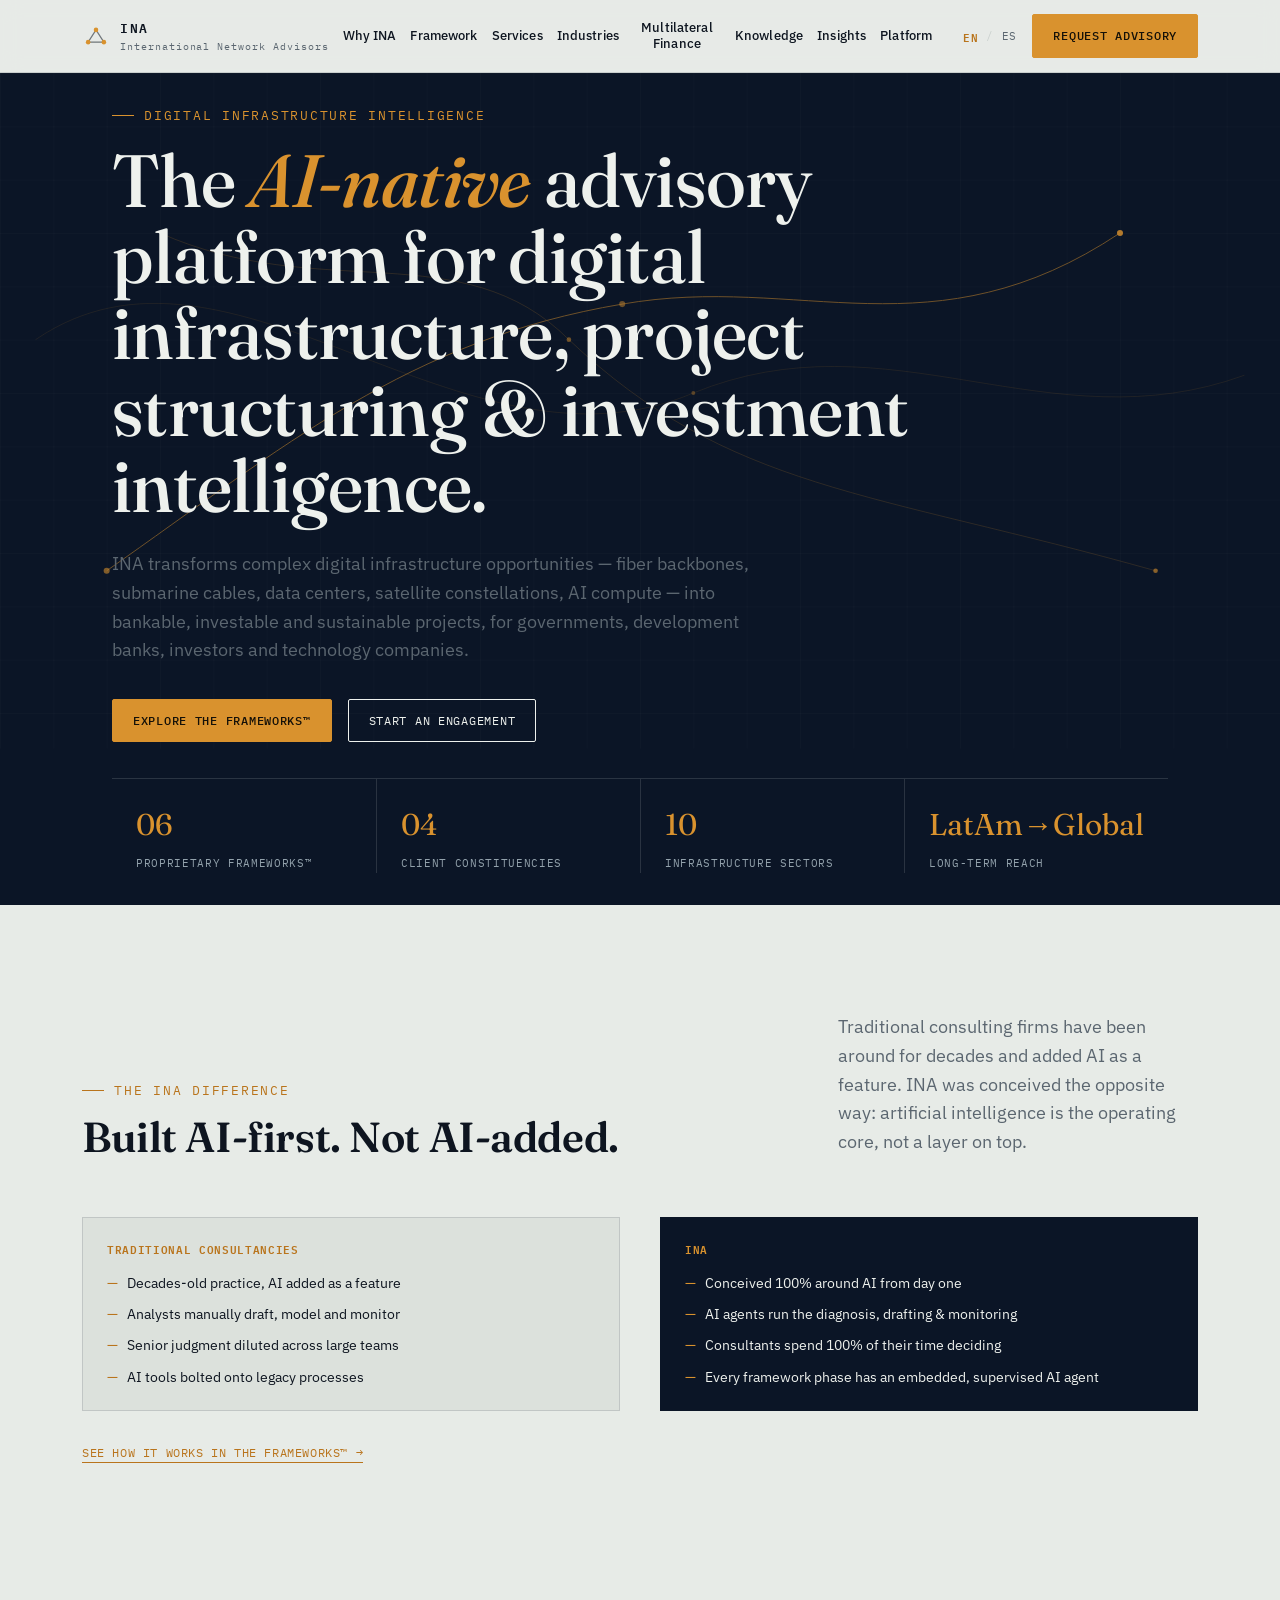
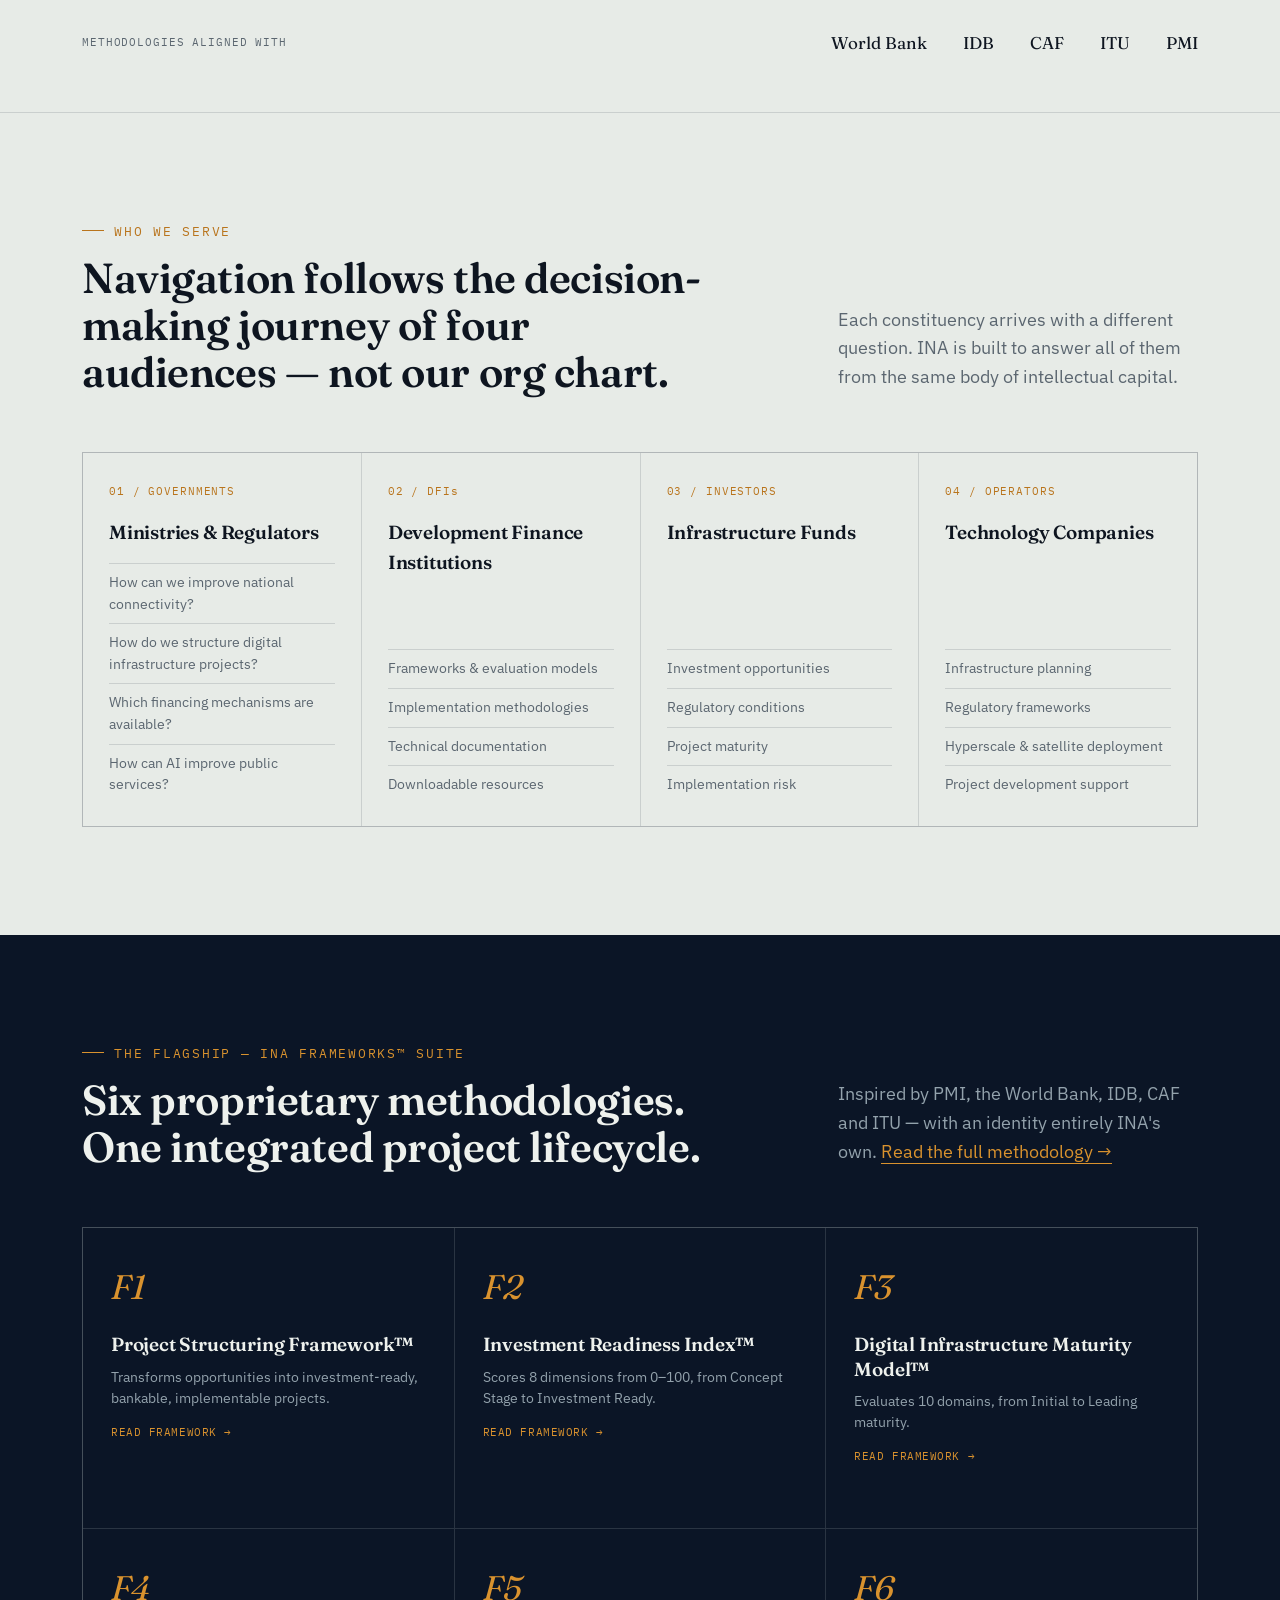
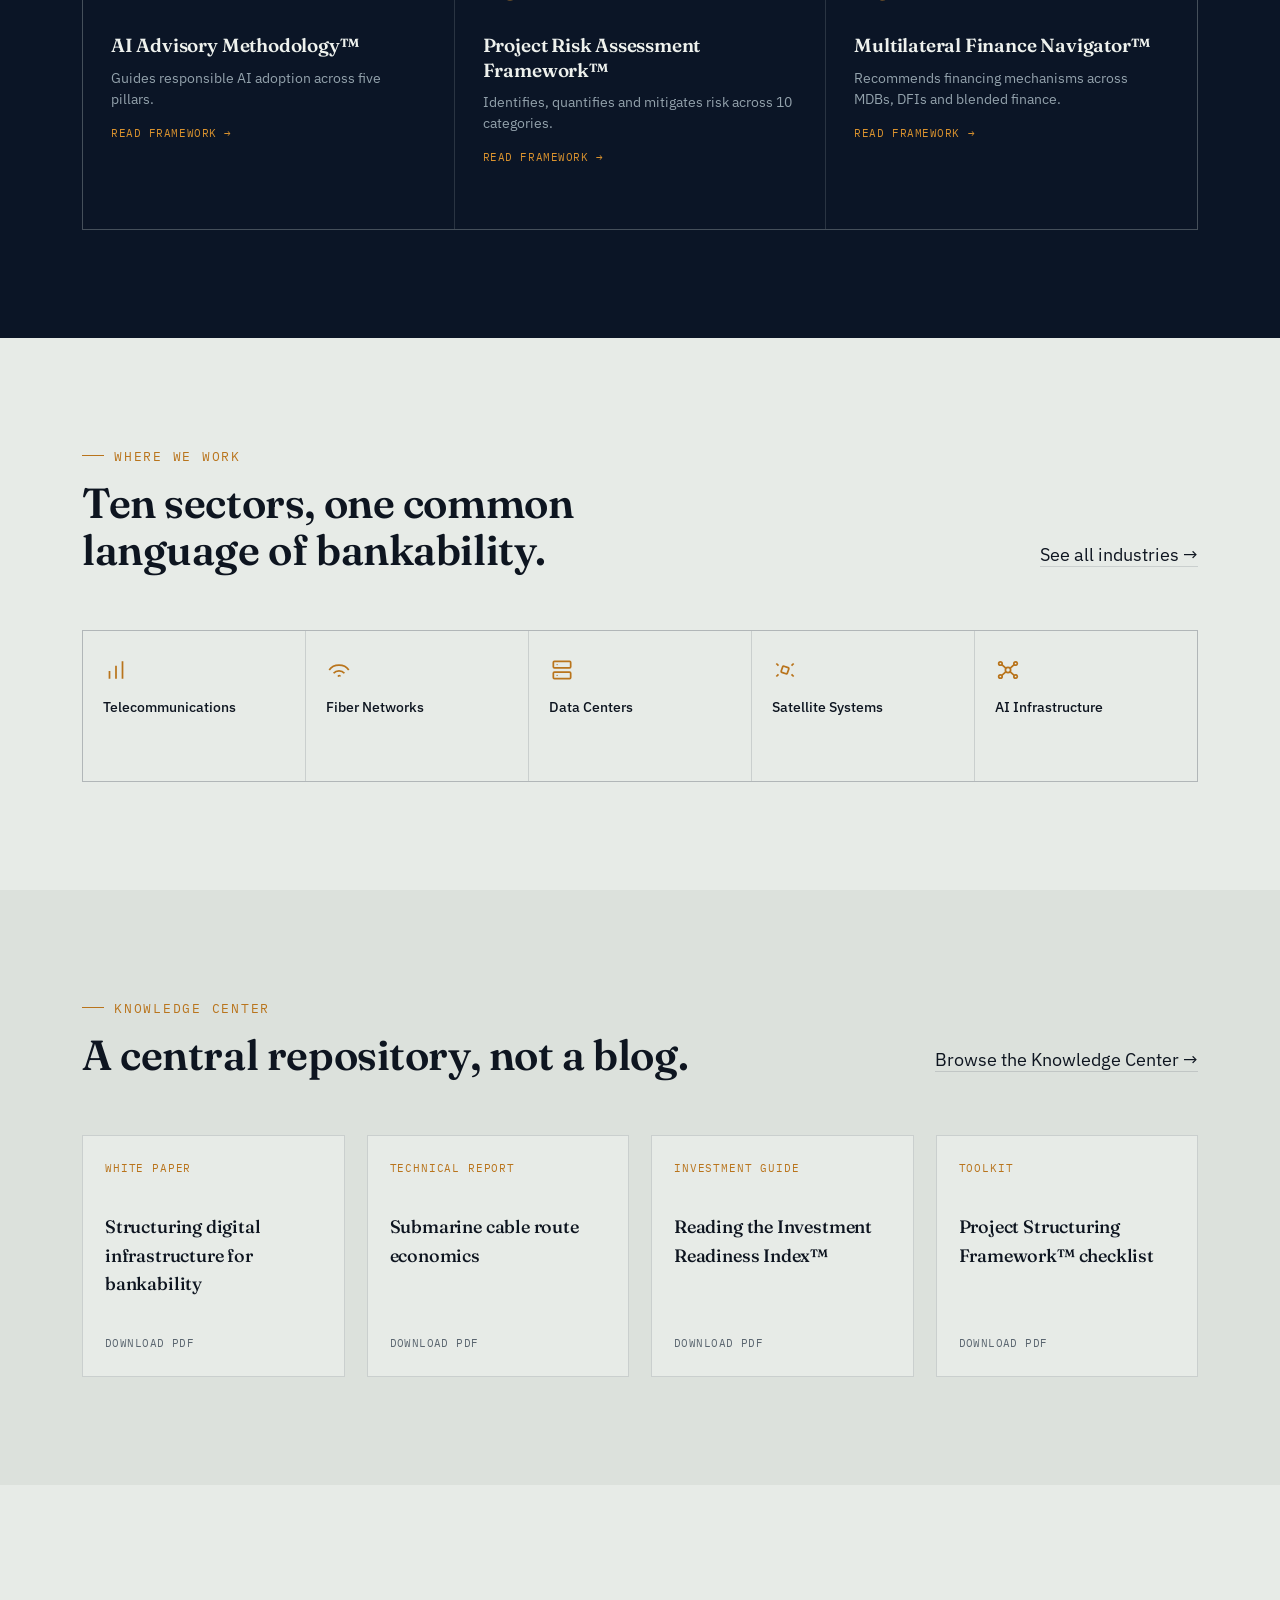
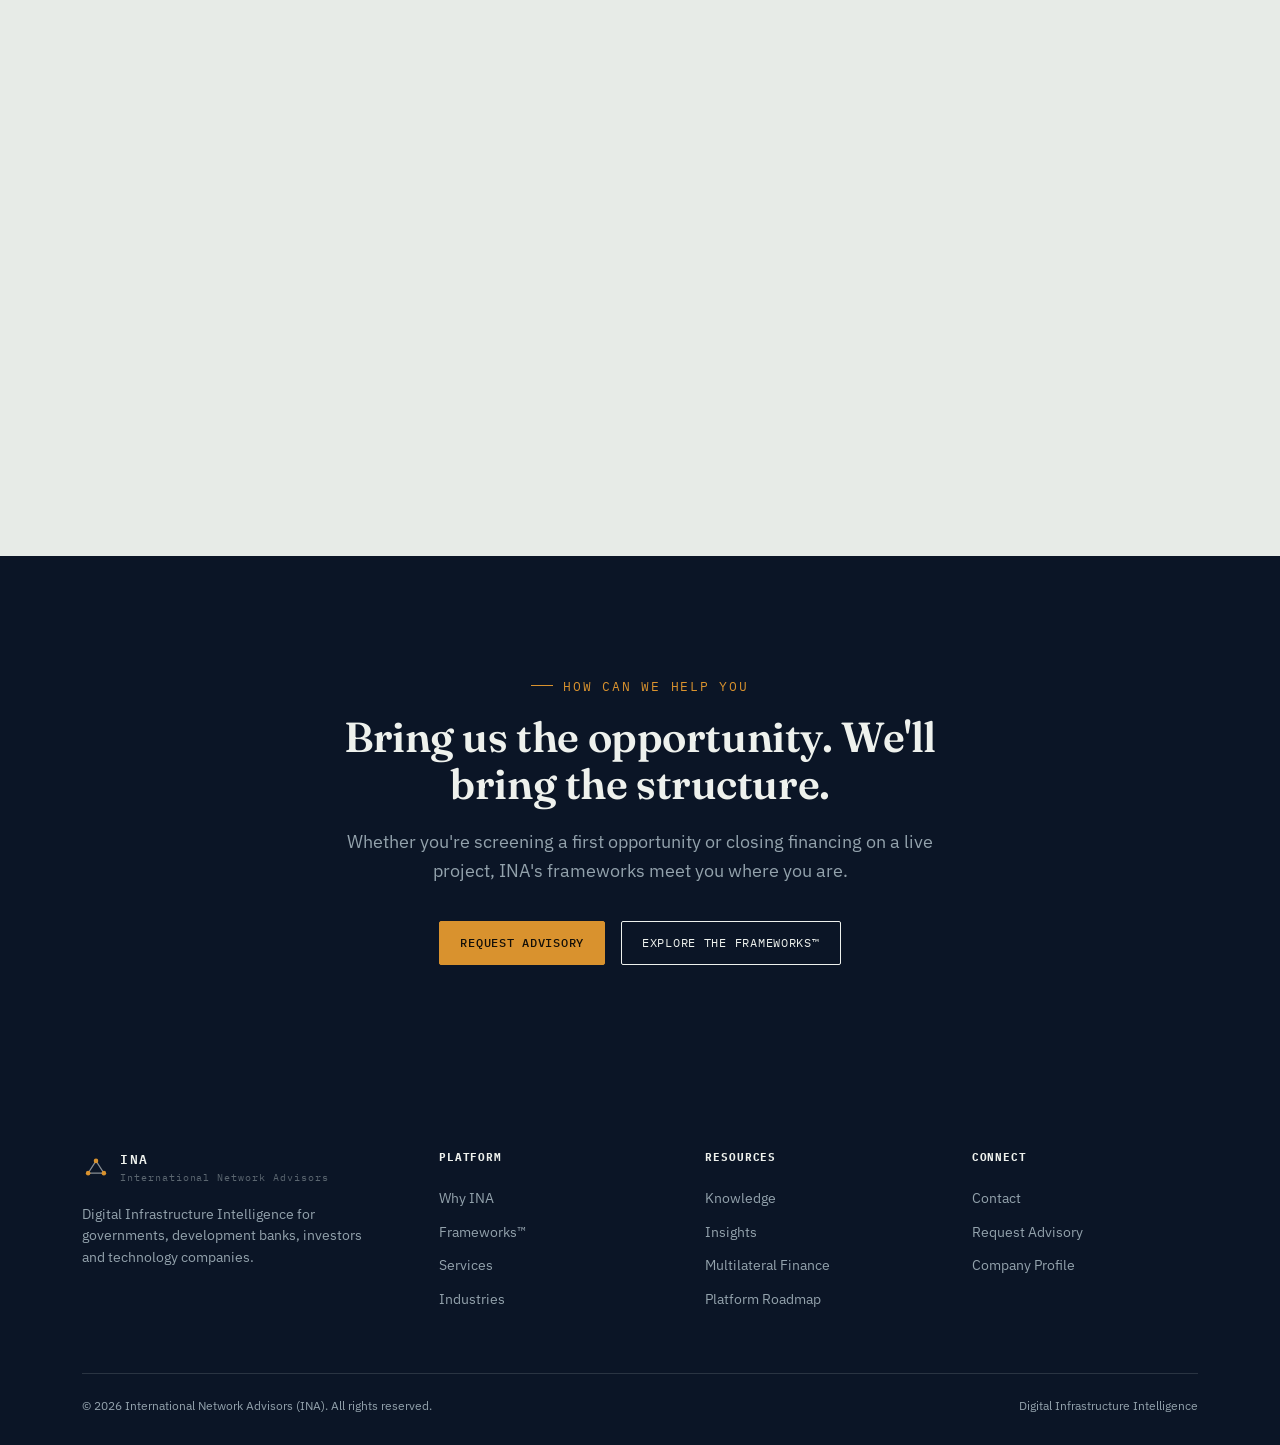
<file: index.html>
<!DOCTYPE html>
<html lang="en">
<head>
<meta charset="UTF-8">
<meta name="viewport" content="width=device-width, initial-scale=1.0">
<title data-i18n-en="INA — International Network Advisors | Digital Infrastructure Intelligence" data-i18n-es="INA — International Network Advisors | Inteligencia en Infraestructura Digital">INA — International Network Advisors | Digital Infrastructure Intelligence</title>
<meta name="description" data-i18n-attr="content" data-i18n-en="INA is the advisory platform for digital infrastructure, project structuring and AI-native investment intelligence." data-i18n-es="INA es la plataforma de asesoría para infraestructura digital, estructuración de proyectos e inteligencia de inversión nativa en IA." content="INA is the advisory platform for digital infrastructure, project structuring and AI-native investment intelligence.">
<link rel="preconnect" href="https://fonts.googleapis.com">
<link rel="preconnect" href="https://fonts.gstatic.com" crossorigin>
<link href="https://fonts.googleapis.com/css2?family=Fraunces:ital,opsz,wght@0,9..144,400;0,9..144,500;0,9..144,600;1,9..144,500;1,9..144,600&family=IBM+Plex+Sans:wght@400;500;600&family=IBM+Plex+Mono:wght@400;500&display=swap" rel="stylesheet">
<link rel="stylesheet" href="assets/style.css">
</head>
<body>
<header class="site">
  <div class="wrap nav">
    <a href="index.html" class="brand">
      <svg class="logo-mark" viewBox="0 0 32 32" width="28" height="28" aria-hidden="true"><path d="M7 23 16 9 25 23M7 23H25" stroke="currentColor" stroke-width="1.4" fill="none" opacity=".55"/><circle cx="7" cy="23" r="2.6" fill="var(--amber)"/><circle cx="16" cy="9" r="2.6" fill="var(--amber)"/><circle cx="25" cy="23" r="2.6" fill="var(--amber)"/></svg>
      <span class="word"><b>INA</b><span><span data-i18n="brand.tagline">International Network Advisors</span></span></span>
    </a>
    <nav class="links">
      <a href="why-ina.html"><span data-i18n="nav.why">Why INA</span></a><a href="framework.html"><span data-i18n="nav.framework">Framework</span></a><a href="services.html"><span data-i18n="nav.services">Services</span></a><a href="industries.html"><span data-i18n="nav.industries">Industries</span></a><a href="finance.html"><span class="nl2" data-i18n="nav.finance">Multilateral Finance</span></a><a href="knowledge.html"><span data-i18n="nav.knowledge">Knowledge</span></a><a href="insights.html"><span data-i18n="nav.insights">Insights</span></a><a href="platform.html"><span data-i18n="nav.platform">Platform</span></a>
    </nav>
    <div class="lang-switch" aria-label="Language">
      <button class="lang-btn" data-lang="en">EN</button><span>/</span><button class="lang-btn" data-lang="es">ES</button>
    </div>
    <a href="contact.html" class="btn amber"><span data-i18n="nav.cta">Request Advisory</span></a>
    <button class="navToggle" aria-label="Toggle menu" id="navToggle">
      <svg width="22" height="22" viewBox="0 0 24 24" fill="none" stroke="currentColor" stroke-width="1.6"><path d="M3 6h18M3 12h18M3 18h18"/></svg>
    </button>
  </div>
  <div id="mobileMenu" style="display:none; border-top:1px solid var(--paper-line); background:var(--paper);">
    <div class="wrap" style="display:flex; flex-direction:column; padding:18px 32px; gap:16px;">
      <a href="why-ina.html"><span data-i18n="nav.why">Why INA</span></a><a href="framework.html"><span data-i18n="nav.framework">Framework</span></a><a href="services.html"><span data-i18n="nav.services">Services</span></a><a href="industries.html"><span data-i18n="nav.industries">Industries</span></a><a href="finance.html"><span class="nl2" data-i18n="nav.finance">Multilateral Finance</span></a><a href="knowledge.html"><span data-i18n="nav.knowledge">Knowledge</span></a><a href="insights.html"><span data-i18n="nav.insights">Insights</span></a><a href="platform.html"><span data-i18n="nav.platform">Platform</span></a><a href="contact.html"><span data-i18n="nav.contact">Contact</span></a>
      <div class="lang-switch" style="margin-top:6px;"><button class="lang-btn" data-lang="en">EN</button><span>/</span><button class="lang-btn" data-lang="es">ES</button></div>
    </div>
  </div>
</header>
<section class="hero" id="home" style="position:relative; background: var(--ink); color: var(--text-on-dark); overflow:hidden; padding: 88px 0 100px;"></span>
  <svg style="position:absolute; inset:0; z-index:1; opacity:.9;" viewBox="0 0 1440 760" preserveAspectRatio="xMidYMid slice" aria-hidden="true">
    <defs>
      <pattern id="grid" width="60" height="60" patternUnits="userSpaceOnUse">
        <path d="M60 0H0V60" fill="none" stroke="rgba(232,236,234,0.05)" stroke-width="1"/>
      </pattern>
    </defs>
    <rect width="1440" height="760" fill="url(#grid)"/>
    <g fill="none" stroke="#D9922E" stroke-width="1.1" opacity="0.55">
      <path d="M120,560 C 320,420 460,300 700,260 C 900,225 1050,320 1260,180">
        <animate attributeName="stroke-dasharray" from="0,2000" to="2000,0" dur="3.2s" fill="freeze"/>
      </path>
      <path d="M180,180 C 360,260 520,180 640,300 C 820,470 980,470 1300,560" opacity="0.35"/>
      <path d="M40,300 C 260,150 520,470 780,360 C 1000,270 1180,420 1400,340" opacity="0.22"/>
    </g>
    <g fill="#D9922E">
      <circle cx="120" cy="560" r="3.4"><animate attributeName="opacity" values="0.3;1;0.3" dur="3.4s" repeatCount="indefinite"/></circle>
      <circle cx="700" cy="260" r="3.4"><animate attributeName="opacity" values="0.3;1;0.3" dur="2.6s" repeatCount="indefinite" begin=".4s"/></circle>
      <circle cx="1260" cy="180" r="3.4"><animate attributeName="opacity" values="0.3;1;0.3" dur="3s" repeatCount="indefinite" begin=".9s"/></circle>
      <circle cx="640" cy="300" r="2.6" opacity="0.6"><animate attributeName="opacity" values="0.2;0.7;0.2" dur="4s" repeatCount="indefinite"/></circle>
      <circle cx="1300" cy="560" r="2.6" opacity="0.6"><animate attributeName="opacity" values="0.2;0.7;0.2" dur="3.6s" repeatCount="indefinite" begin=".7s"/></circle>
      <circle cx="780" cy="360" r="2.2" opacity="0.4"/>
    </g>
  </svg>

  <div class="wrap" style="position:relative; z-index:2;">
    <div class="hero-head" style="max-width:880px; margin-top:40px;">
      <span class="eyebrow on-dark"><span data-i18n="home.hero.eyebrow">Digital Infrastructure Intelligence</span></span>
      <h1 class="h-display" style="margin:18px 0 26px;"><span data-i18n="home.hero.title">The <em>AI-native</em> advisory platform for digital infrastructure, project structuring &amp; investment intelligence.</span></h1>
      <p class="lede"><span data-i18n="home.hero.lede">INA transforms complex digital infrastructure opportunities &mdash; fiber backbones, submarine cables, data centers, satellite constellations, AI compute &mdash; into bankable, investable and sustainable projects, for governments, development banks, investors and technology companies.</span></p>
      <div class="hero-cta" style="display:flex; gap:16px; margin-top:34px; flex-wrap:wrap;">
        <a href="framework.html" class="btn amber"><span data-i18n="home.hero.cta1">Explore the Frameworks&trade;</span></a>
        <a href="contact.html" class="btn on-dark ghost"><span data-i18n="home.hero.cta2">Start an Engagement</span></a>
      </div>
    </div>
    <div class="stat-strip" style="margin-top:76px; display:grid; grid-template-columns:repeat(4,1fr); border-top:1px solid var(--ink-line);">
      <div style="padding:22px 24px 0;"><div style="font-family:var(--serif); font-size:30px; color:var(--amber);">06</div><div style="font-family:var(--mono); font-size:11px; letter-spacing:.06em; color:var(--muted-on-dark); margin-top:6px; text-transform:uppercase;"><span data-i18n="home.stat1">Proprietary Frameworks&trade;</span></div></div>
      <div style="padding:22px 24px 0; border-left:1px solid var(--ink-line);"><div style="font-family:var(--serif); font-size:30px; color:var(--amber);">04</div><div style="font-family:var(--mono); font-size:11px; letter-spacing:.06em; color:var(--muted-on-dark); margin-top:6px; text-transform:uppercase;"><span data-i18n="home.stat2">Client Constituencies</span></div></div>
      <div style="padding:22px 24px 0; border-left:1px solid var(--ink-line);"><div style="font-family:var(--serif); font-size:30px; color:var(--amber);">10</div><div style="font-family:var(--mono); font-size:11px; letter-spacing:.06em; color:var(--muted-on-dark); margin-top:6px; text-transform:uppercase;"><span data-i18n="home.stat3">Infrastructure Sectors</span></div></div>
      <div style="padding:22px 24px 0; border-left:1px solid var(--ink-line);"><div style="font-family:var(--serif); font-size:30px; color:var(--amber);">LatAm&rarr;Global</div><div style="font-family:var(--mono); font-size:11px; letter-spacing:.06em; color:var(--muted-on-dark); margin-top:6px; text-transform:uppercase;"><span data-i18n="home.stat4">Long-Term Reach</span></div></div>
    </div>
  </div>
</section>
<section id="ai-native">
  <div class="wrap">
    <div class="section-head reveal">
      <div>
        <span class="eyebrow"><span data-i18n="home.ainative.eyebrow">The INA Difference</span></span>
        <h2 class="h-section"><span data-i18n="home.ainative.title">Built AI-first. Not AI-added.</span></h2>
      </div>
      <p class="lede side"><span data-i18n="home.ainative.lede">Traditional consulting firms have been around for decades and added AI as a feature. INA was conceived the opposite way: artificial intelligence is the operating core, not a layer on top.</span></p>
    </div>
    <div class="two-col reveal">
      <div class="info-block">
        <h4><span data-i18n="home.ainative.trad.label">Traditional Consultancies</span></h4>
        <ul>
          <li><span data-i18n="home.ainative.trad.1">Decades-old practice, AI added as a feature</span></li>
          <li><span data-i18n="home.ainative.trad.2">Analysts manually draft, model and monitor</span></li>
          <li><span data-i18n="home.ainative.trad.3">Senior judgment diluted across large teams</span></li>
          <li><span data-i18n="home.ainative.trad.4">AI tools bolted onto legacy processes</span></li>
        </ul>
      </div>
      <div class="info-block info-block-dark">
        <h4><span data-i18n="home.ainative.ina.label">INA</span></h4>
        <ul>
          <li><span data-i18n="home.ainative.ina.1">Conceived 100% around AI from day one</span></li>
          <li><span data-i18n="home.ainative.ina.2">AI agents run the diagnosis, drafting &amp; monitoring</span></li>
          <li><span data-i18n="home.ainative.ina.3">Consultants spend 100% of their time deciding</span></li>
          <li><span data-i18n="home.ainative.ina.4">Every framework phase has an embedded, supervised AI agent</span></li>
        </ul>
      </div>
    </div>
    <p style="margin-top:28px;"><a href="framework.html#f1" style="font-family:var(--mono); font-size:12px; text-transform:uppercase; letter-spacing:.05em; color:var(--amber-deep); border-bottom:1px solid var(--amber-deep); padding-bottom:2px;"><span data-i18n="home.ainative.cta">See how it works in the Frameworks&trade; &rarr;</span></a></p>
  </div>
</section>
<section class="tight" style="padding:56px 0; border-bottom:1px solid var(--paper-line);">
  <div class="wrap reveal" style="display:flex; align-items:center; justify-content:space-between; gap:32px; flex-wrap:wrap;">
    <span style="font-family:var(--mono); font-size:11px; letter-spacing:.08em; text-transform:uppercase; color:var(--muted); white-space:nowrap;"><span data-i18n="home.credibility">Methodologies aligned with</span></span>
    <div style="display:flex; gap:36px; flex-wrap:wrap; align-items:center;">
      <span style="font-family:var(--serif); font-size:17px; color:var(--text);">World Bank</span>
      <span style="font-family:var(--serif); font-size:17px; color:var(--text);">IDB</span>
      <span style="font-family:var(--serif); font-size:17px; color:var(--text);">CAF</span>
      <span style="font-family:var(--serif); font-size:17px; color:var(--text);">ITU</span>
      <span style="font-family:var(--serif); font-size:17px; color:var(--text);">PMI</span>
    </div>
  </div>
</section>
<section id="serve">
  <div class="wrap">
    <div class="section-head reveal">
      <div>
        <span class="eyebrow"><span data-i18n="home.serve.eyebrow">Who We Serve</span></span>
        <h2 class="h-section"><span data-i18n="home.serve.title">Navigation follows the decision-making journey of four audiences &mdash; not our org chart.</span></h2>
      </div>
      <p class="lede side"><span data-i18n="home.serve.lede">Each constituency arrives with a different question. INA is built to answer all of them from the same body of intellectual capital.</span></p>
    </div>
  </div>
  <div class="wrap">
    <div class="audience-grid reveal">
      <div class="audience-card">
        <span class="idx"><span data-i18n="home.serve.gov.idx">01 / GOVERNMENTS</span></span>
        <h3><span data-i18n="home.serve.gov.title">Ministries &amp; Regulators</span></h3>
        <ul><li><span data-i18n="home.serve.gov.1">How can we improve national connectivity?</span></li><li><span data-i18n="home.serve.gov.2">How do we structure digital infrastructure projects?</span></li><li><span data-i18n="home.serve.gov.3">Which financing mechanisms are available?</span></li><li><span data-i18n="home.serve.gov.4">How can AI improve public services?</span></li></ul>
      </div>
      <div class="audience-card">
        <span class="idx"><span data-i18n="home.serve.dfi.idx">02 / DFIs</span></span>
        <h3><span data-i18n="home.serve.dfi.title">Development Finance Institutions</span></h3>
        <ul><li><span data-i18n="home.serve.dfi.1">Frameworks &amp; evaluation models</span></li><li><span data-i18n="home.serve.dfi.2">Implementation methodologies</span></li><li><span data-i18n="home.serve.dfi.3">Technical documentation</span></li><li><span data-i18n="home.serve.dfi.4">Downloadable resources</span></li></ul>
      </div>
      <div class="audience-card">
        <span class="idx"><span data-i18n="home.serve.inv.idx">03 / INVESTORS</span></span>
        <h3><span data-i18n="home.serve.inv.title">Infrastructure Funds</span></h3>
        <ul><li><span data-i18n="home.serve.inv.1">Investment opportunities</span></li><li><span data-i18n="home.serve.inv.2">Regulatory conditions</span></li><li><span data-i18n="home.serve.inv.3">Project maturity</span></li><li><span data-i18n="home.serve.inv.4">Implementation risk</span></li></ul>
      </div>
      <div class="audience-card">
        <span class="idx"><span data-i18n="home.serve.ops.idx">04 / OPERATORS</span></span>
        <h3><span data-i18n="home.serve.ops.title">Technology Companies</span></h3>
        <ul><li><span data-i18n="home.serve.ops.1">Infrastructure planning</span></li><li><span data-i18n="home.serve.ops.2">Regulatory frameworks</span></li><li><span data-i18n="home.serve.ops.3">Hyperscale &amp; satellite deployment</span></li><li><span data-i18n="home.serve.ops.4">Project development support</span></li></ul>
      </div>
    </div>
  </div>
</section>
<section class="on-dark" id="frameworks-teaser">
  <div class="wrap">
    <div class="section-head reveal">
      <div>
        <span class="eyebrow on-dark"><span data-i18n="home.fw.eyebrow">The Flagship &mdash; INA Frameworks&trade; Suite</span></span>
        <h2 class="h-section" style="color:var(--text-on-dark);"><span data-i18n="home.fw.title">Six proprietary methodologies. One integrated project lifecycle.</span></h2>
      </div>
      <p class="lede side"><span data-i18n="home.fw.lede">Inspired by PMI, the World Bank, IDB, CAF and ITU &mdash; with an identity entirely INA's own. <a href="framework.html" style="color:var(--amber); border-bottom:1px solid var(--amber);">Read the full methodology &rarr;</a></span></p>
    </div>
    <div class="fw-grid reveal">
      <a class="fw-card linkable" href="framework.html#f1"><span class="fnum">F1</span><h3><span data-i18n="fw.f1.title">Project Structuring Framework&trade;</span></h3><p class="purpose"><span data-i18n="fw.f1.purpose.short">Transforms opportunities into investment-ready, bankable, implementable projects.</span></p><span class="goto"><span data-i18n="home.fw.readmore">Read framework &rarr;</span></span></a>
      <a class="fw-card linkable" href="framework.html#f2"><span class="fnum">F2</span><h3><span data-i18n="fw.f2.title">Investment Readiness Index&trade;</span></h3><p class="purpose"><span data-i18n="fw.f2.purpose.short">Scores 8 dimensions from 0&ndash;100, from Concept Stage to Investment Ready.</span></p><span class="goto"><span data-i18n="home.fw.readmore">Read framework &rarr;</span></span></a>
      <a class="fw-card linkable" href="framework.html#f3"><span class="fnum">F3</span><h3><span data-i18n="fw.f3.title">Digital Infrastructure Maturity Model&trade;</span></h3><p class="purpose"><span data-i18n="fw.f3.purpose.short">Evaluates 10 domains, from Initial to Leading maturity.</span></p><span class="goto"><span data-i18n="home.fw.readmore">Read framework &rarr;</span></span></a>
      <a class="fw-card linkable" href="framework.html#f4"><span class="fnum">F4</span><h3><span data-i18n="fw.f4.title">AI Advisory Methodology&trade;</span></h3><p class="purpose"><span data-i18n="fw.f4.purpose.short">Guides responsible AI adoption across five pillars.</span></p><span class="goto"><span data-i18n="home.fw.readmore">Read framework &rarr;</span></span></a>
      <a class="fw-card linkable" href="framework.html#f5"><span class="fnum">F5</span><h3><span data-i18n="fw.f5.title">Project Risk Assessment Framework&trade;</span></h3><p class="purpose"><span data-i18n="fw.f5.purpose.short">Identifies, quantifies and mitigates risk across 10 categories.</span></p><span class="goto"><span data-i18n="home.fw.readmore">Read framework &rarr;</span></span></a>
      <a class="fw-card linkable" href="framework.html#f6"><span class="fnum">F6</span><h3><span data-i18n="fw.f6.title">Multilateral Finance Navigator&trade;</span></h3><p class="purpose"><span data-i18n="fw.f6.purpose.short">Recommends financing mechanisms across MDBs, DFIs and blended finance.</span></p><span class="goto"><span data-i18n="home.fw.readmore">Read framework &rarr;</span></span></a>
    </div>
  </div>
</section>
<section id="industries-teaser">
  <div class="wrap">
    <div class="section-head reveal">
      <div>
        <span class="eyebrow"><span data-i18n="home.ind.eyebrow">Where We Work</span></span>
        <h2 class="h-section"><span data-i18n="home.ind.title">Ten sectors, one common language of bankability.</span></h2>
      </div>
      <p class="lede side"><a href="industries.html" style="color:var(--text); border-bottom:1px solid var(--paper-line);"><span data-i18n="home.ind.link">See all industries &rarr;</span></a></p>
    </div>
    <div class="industry-grid reveal">
      <div class="industry-card"><svg viewBox="0 0 24 24" fill="none" stroke="currentColor" stroke-width="1.6"><path d="M6 20V13M12 20V8M18 20V4"/></svg><span><span data-i18n="ind.telecom">Telecommunications</span></span></div>
      <div class="industry-card"><svg viewBox="0 0 24 24" fill="none" stroke="currentColor" stroke-width="1.6"><path d="M3 12c4-6 14-6 18 0M7 15c2.5-3 7.5-3 10 0M11 18c1-1 2-1 2 0"/></svg><span><span data-i18n="ind.fiber">Fiber Networks</span></span></div>
      <div class="industry-card"><svg viewBox="0 0 24 24" fill="none" stroke="currentColor" stroke-width="1.6"><rect x="4" y="4" width="16" height="6" rx="1"/><rect x="4" y="14" width="16" height="6" rx="1"/><circle cx="7.5" cy="7" r=".6" fill="currentColor" stroke="none"/><circle cx="7.5" cy="17" r=".6" fill="currentColor" stroke="none"/></svg><span><span data-i18n="ind.datacenter">Data Centers</span></span></div>
      <div class="industry-card"><svg viewBox="0 0 24 24" fill="none" stroke="currentColor" stroke-width="1.6"><rect x="9" y="9" width="6" height="6" rx="1" transform="rotate(20 12 12)"/><path d="M4 6l2 2M20 6l-2 2M4 18l2-2M20 18l-2-2"/></svg><span><span data-i18n="ind.satellite">Satellite Systems</span></span></div>
      <div class="industry-card"><svg viewBox="0 0 24 24" fill="none" stroke="currentColor" stroke-width="1.6"><circle cx="12" cy="12" r="2.4"/><circle cx="5" cy="6" r="1.6"/><circle cx="19" cy="6" r="1.6"/><circle cx="5" cy="18" r="1.6"/><circle cx="19" cy="18" r="1.6"/><path d="M10.2 10.6 6.3 7M13.8 10.6 17.7 7M10.2 13.4 6.3 17M13.8 13.4 17.7 17"/></svg><span><span data-i18n="ind.ai">AI Infrastructure</span></span></div>
    </div>
  </div>
</section>
<section id="knowledge-teaser" style="background:var(--paper-2);">
  <div class="wrap">
    <div class="section-head reveal">
      <div>
        <span class="eyebrow"><span data-i18n="home.know.eyebrow">Knowledge Center</span></span>
        <h2 class="h-section"><span data-i18n="home.know.title">A central repository, not a blog.</span></h2>
      </div>
      <p class="lede side"><a href="knowledge.html" style="color:var(--text); border-bottom:1px solid var(--paper-line);"><span data-i18n="home.know.link">Browse the Knowledge Center &rarr;</span></a></p>
    </div>
    <div class="knowledge-grid reveal">
      <div class="k-card"><span class="kicon"><span data-i18n="know.wp.cat">White Paper</span></span><h4><span data-i18n="know.wp.1">Structuring digital infrastructure for bankability</span></h4><span class="kfoot"><span data-i18n="know.download">Download PDF</span></span></div>
      <div class="k-card"><span class="kicon"><span data-i18n="know.tr.cat">Technical Report</span></span><h4><span data-i18n="know.tr.1">Submarine cable route economics</span></h4><span class="kfoot"><span data-i18n="know.download">Download PDF</span></span></div>
      <div class="k-card"><span class="kicon"><span data-i18n="know.ig.cat">Investment Guide</span></span><h4><span data-i18n="know.ig.1">Reading the Investment Readiness Index&trade;</span></h4><span class="kfoot"><span data-i18n="know.download">Download PDF</span></span></div>
      <div class="k-card"><span class="kicon"><span data-i18n="know.tk.cat">Toolkit</span></span><h4><span data-i18n="know.tk.1">Project Structuring Framework&trade; checklist</span></h4><span class="kfoot"><span data-i18n="know.download">Download PDF</span></span></div>
    </div>
  </div>
</section>
<section id="insights-teaser">
  <div class="wrap">
    <div class="section-head reveal">
      <div>
        <span class="eyebrow"><span data-i18n="home.ins.eyebrow">Insights</span></span>
        <h2 class="h-section"><span data-i18n="home.ins.title">Perspective, as the market moves.</span></h2>
      </div>
      <p class="lede side"><a href="insights.html" style="color:var(--text); border-bottom:1px solid var(--paper-line);"><span data-i18n="home.ins.link">Read all insights &rarr;</span></a></p>
    </div>
    <div class="knowledge-grid reveal">
      <div class="k-card"><span class="kicon"><span data-i18n="home.ins.tag1">Market Analysis</span></span><h4><span data-i18n="home.ins.item1">Why 2026 Is the Inflection Point for AI Infrastructure in Latin America</span></h4><span class="kfoot"><span data-i18n="ins.readmore">Read more &rarr;</span></span></div>
      <div class="k-card"><span class="kicon"><span data-i18n="home.ins.tag2">Commentary</span></span><h4><span data-i18n="home.ins.item2">What Development Finance Institutions Are Actually Prioritizing Right Now</span></h4><span class="kfoot"><span data-i18n="ins.readmore">Read more &rarr;</span></span></div>
      <div class="k-card"><span class="kicon"><span data-i18n="home.ins.tag3">Insight</span></span><h4><span data-i18n="home.ins.item3">AI Advisory Is Becoming a Board-Level Conversation</span></h4><span class="kfoot"><span data-i18n="ins.readmore">Read more &rarr;</span></span></div>
    </div>
  </div>
</section>
<section class="on-dark" id="cta" style="text-align:center; padding:120px 0;">
  <div class="wrap reveal" style="max-width:720px; margin:0 auto;">
    <span class="eyebrow on-dark" style="justify-content:center;"><span data-i18n="home.cta.eyebrow">How Can We Help You</span></span>
    <h2 class="h-section" style="color:var(--text-on-dark); margin-top:18px;"><span data-i18n="home.cta.title">Bring us the opportunity. We'll bring the structure.</span></h2>
    <p class="lede" style="margin:20px auto 0; text-align:center;"><span data-i18n="home.cta.lede">Whether you're screening a first opportunity or closing financing on a live project, INA's frameworks meet you where you are.</span></p>
    <div style="display:flex; gap:16px; justify-content:center; margin-top:36px; flex-wrap:wrap;">
      <a href="contact.html" class="btn amber"><span data-i18n="nav.cta">Request Advisory</span></a>
      <a href="framework.html" class="btn on-dark ghost"><span data-i18n="home.hero.cta1">Explore the Frameworks&trade;</span></a>
    </div>
  </div>
</section>
<footer>
  <div class="wrap">
    <div class="foot-grid">
      <div>
        <span class="brand" style="color:var(--text-on-dark);">
          <svg class="logo-mark" viewBox="0 0 32 32" width="28" height="28" aria-hidden="true"><path d="M7 23 16 9 25 23M7 23H25" stroke="currentColor" stroke-width="1.4" fill="none" opacity=".55"/><circle cx="7" cy="23" r="2.6" fill="var(--amber)"/><circle cx="16" cy="9" r="2.6" fill="var(--amber)"/><circle cx="25" cy="23" r="2.6" fill="var(--amber)"/></svg>
          <span class="word" style="color:var(--text-on-dark);"><b>INA</b><span style="color:var(--muted-on-dark);"><span data-i18n="brand.tagline">International Network Advisors</span></span></span>
        </span>
        <p style="margin-top:18px; font-size:13.5px; max-width:280px;"><span data-i18n="footer.tagline">Digital Infrastructure Intelligence for governments, development banks, investors and technology companies.</span></p>
      </div>
      <div>
        <h5><span data-i18n="footer.h.platform">Platform</span></h5>
        <ul><li><a href="why-ina.html"><span data-i18n="nav.why">Why INA</span></a></li><li><a href="framework.html"><span data-i18n="footer.frameworks">Frameworks&trade;</span></a></li><li><a href="services.html"><span data-i18n="nav.services">Services</span></a></li><li><a href="industries.html"><span data-i18n="nav.industries">Industries</span></a></li></ul>
      </div>
      <div>
        <h5><span data-i18n="footer.h.resources">Resources</span></h5>
        <ul><li><a href="knowledge.html"><span data-i18n="nav.knowledge">Knowledge</span></a></li><li><a href="insights.html"><span data-i18n="nav.insights">Insights</span></a></li><li><a href="finance.html"><span data-i18n="footer.finance">Multilateral Finance</span></a></li><li><a href="platform.html"><span data-i18n="footer.roadmap">Platform Roadmap</span></a></li></ul>
      </div>
      <div>
        <h5><span data-i18n="footer.h.connect">Connect</span></h5>
        <ul><li><a href="contact.html"><span data-i18n="footer.contact">Contact</span></a></li><li><a href="contact.html"><span data-i18n="footer.request">Request Advisory</span></a></li><li><a href="contact.html"><span data-i18n="footer.profile">Company Profile</span></a></li></ul>
      </div>
    </div>
    <div class="foot-bottom">
      <span><span data-i18n="footer.rights">&copy; 2026 International Network Advisors (INA). All rights reserved.</span></span>
      <span><span data-i18n="footer.tag2">Digital Infrastructure Intelligence</span></span>
    </div>
  </div>
</footer>
<script src="assets/i18n.js"></script>
<script src="assets/script.js"></script>
</body>
</html>
</file>
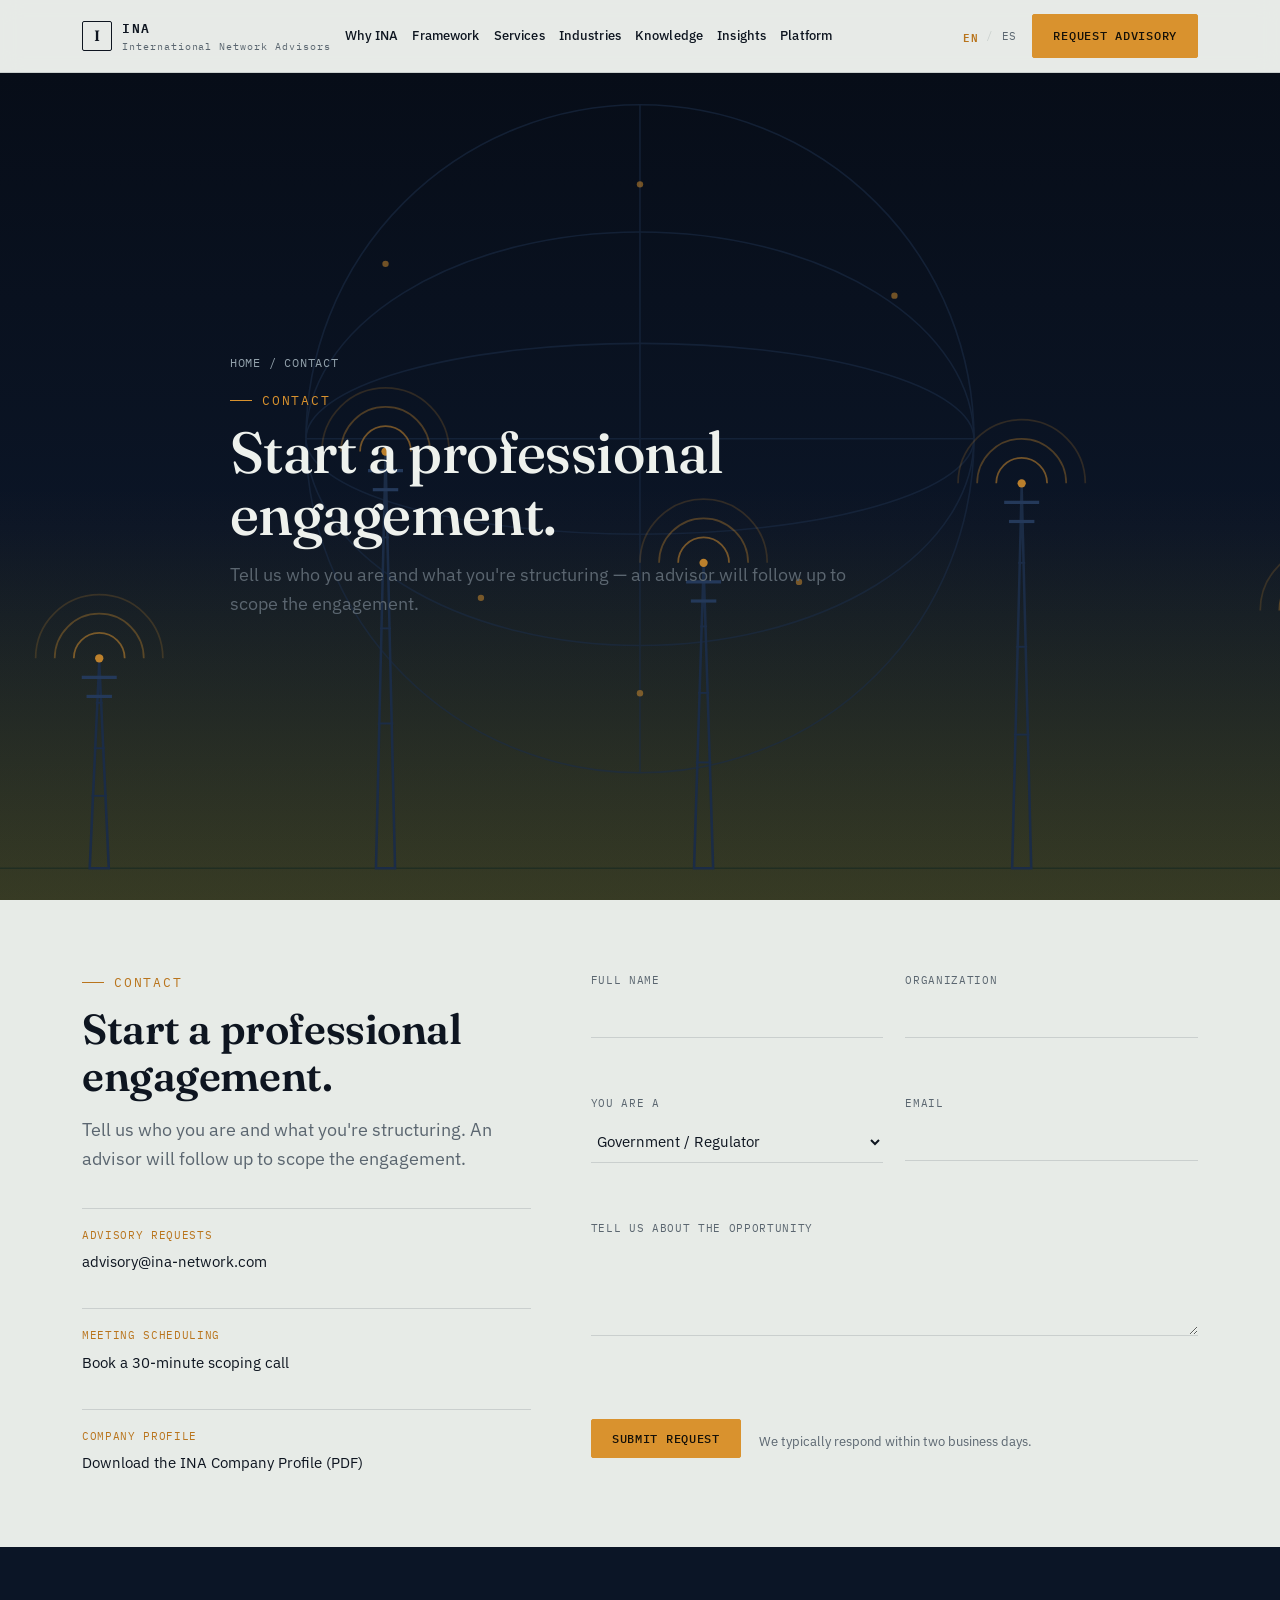
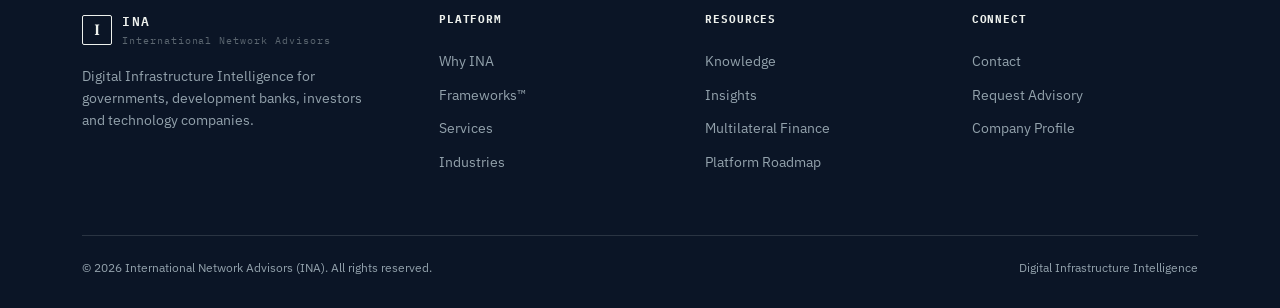
<file: contact.html>
<!DOCTYPE html>
<html lang="en">
<head>
<meta charset="UTF-8">
<meta name="viewport" content="width=device-width, initial-scale=1.0">
<title data-i18n-en="Contact — International Network Advisors" data-i18n-es="Contacto — International Network Advisors">Contact — International Network Advisors</title>
<meta name="description" data-i18n-attr="content" data-i18n-en="Start a professional engagement with INA." data-i18n-es="Iniciá una consulta profesional con INA." content="Start a professional engagement with INA.">
<link rel="preconnect" href="https://fonts.googleapis.com">
<link rel="preconnect" href="https://fonts.gstatic.com" crossorigin>
<link href="https://fonts.googleapis.com/css2?family=Fraunces:ital,opsz,wght@0,9..144,400;0,9..144,500;0,9..144,600;1,9..144,500;1,9..144,600&family=IBM+Plex+Sans:wght@400;500;600&family=IBM+Plex+Mono:wght@400;500&display=swap" rel="stylesheet">
<link rel="stylesheet" href="assets/style.css">
</head>
<body>
<header class="site">
  <div class="wrap nav">
    <a href="index.html" class="brand">
      <span class="mark">I</span>
      <span class="word"><b>INA</b><span><span data-i18n="brand.tagline">International Network Advisors</span></span></span>
    </a>
    <nav class="links">
      <a href="why-ina.html"><span data-i18n="nav.why">Why INA</span></a><a href="framework.html"><span data-i18n="nav.framework">Framework</span></a><a href="services.html"><span data-i18n="nav.services">Services</span></a><a href="industries.html"><span data-i18n="nav.industries">Industries</span></a><a href="knowledge.html"><span data-i18n="nav.knowledge">Knowledge</span></a><a href="insights.html"><span data-i18n="nav.insights">Insights</span></a><a href="platform.html"><span data-i18n="nav.platform">Platform</span></a>
    </nav>
    <div class="lang-switch" aria-label="Language">
      <button class="lang-btn" data-lang="en">EN</button><span>/</span><button class="lang-btn" data-lang="es">ES</button>
    </div>
    <a href="contact.html" class="btn amber"><span data-i18n="nav.cta">Request Advisory</span></a>
    <button class="navToggle" aria-label="Toggle menu" id="navToggle">
      <svg width="22" height="22" viewBox="0 0 24 24" fill="none" stroke="currentColor" stroke-width="1.6"><path d="M3 6h18M3 12h18M3 18h18"/></svg>
    </button>
  </div>
  <div id="mobileMenu" style="display:none; border-top:1px solid var(--paper-line); background:var(--paper);">
    <div class="wrap" style="display:flex; flex-direction:column; padding:18px 32px; gap:16px;">
      <a href="why-ina.html"><span data-i18n="nav.why">Why INA</span></a><a href="framework.html"><span data-i18n="nav.framework">Framework</span></a><a href="services.html"><span data-i18n="nav.services">Services</span></a><a href="industries.html"><span data-i18n="nav.industries">Industries</span></a><a href="knowledge.html"><span data-i18n="nav.knowledge">Knowledge</span></a><a href="insights.html"><span data-i18n="nav.insights">Insights</span></a><a href="platform.html"><span data-i18n="nav.platform">Platform</span></a><a href="contact.html"><span data-i18n="nav.contact">Contact</span></a>
      <div class="lang-switch" style="margin-top:6px;"><button class="lang-btn" data-lang="en">EN</button><span>/</span><button class="lang-btn" data-lang="es">ES</button></div>
    </div>
  </div>
</header>
<section class="page-hero">
  <span class="corner-tag tl">INA &mdash; INTERNATIONAL NETWORK ADVISORS</span>
  <span class="corner-tag tr"><span data-i18n="crumb.contact">Contact</span></span>
  <div class="wrap">
    <div class="breadcrumb"><a href="index.html">Home</a><span>/</span><span><span data-i18n="crumb.contact">Contact</span></span></div>
    <span class="eyebrow on-dark"><span data-i18n="crumb.contact">Contact</span></span>
    <h1 class="h-page"><span data-i18n="contact.hero.title">Start a professional engagement.</span></h1>
    <p class="lede"><span data-i18n="contact.hero.lede">Tell us who you are and what you're structuring — an advisor will follow up to scope the engagement.</span></p>
  </div>
</section>
<section class="tight">
  <div class="wrap contact-wrap">
    <div class="contact-info reveal">
      <span class="eyebrow"><span data-i18n="crumb.contact">Contact</span></span>
      <h2 class="h-section"><span data-i18n="contact.info.title">Start a professional engagement.</span></h2>
      <p class="lede" style="margin-top:16px;"><span data-i18n="contact.info.lede">Tell us who you are and what you're structuring. An advisor will follow up to scope the engagement.</span></p>
      <div class="ci-row"><div class="lab"><span data-i18n="contact.advisory.lab">Advisory Requests</span></div><div class="val"><span data-i18n="contact.advisory.val">advisory@ina-network.com</span></div></div>
      <div class="ci-row"><div class="lab"><span data-i18n="contact.meeting.lab">Meeting Scheduling</span></div><div class="val"><span data-i18n="contact.meeting.val">Book a 30-minute scoping call</span></div></div>
      <div class="ci-row"><div class="lab"><span data-i18n="contact.profile.lab">Company Profile</span></div><div class="val"><span data-i18n="contact.profile.val">Download the INA Company Profile (PDF)</span></div></div>
    </div>
    <form class="advisory reveal" id="advisoryForm">
      <div class="field"><label for="name"><span data-i18n="contact.f.name">Full name</span></label><input id="name" type="text" required></div>
      <div class="field"><label for="org"><span data-i18n="contact.f.org">Organization</span></label><input id="org" type="text" required></div>
      <div class="field"><label for="type"><span data-i18n="contact.f.type">You are a</span></label>
        <select id="type">
          <option>Government / Regulator</option>
          <option>Development Finance Institution</option>
          <option>Investor / Infrastructure Fund</option>
          <option>Technology Company</option>
          <option>Other</option>
        </select>
      </div>
      <div class="field"><label for="email"><span data-i18n="contact.f.email">Email</span></label><input id="email" type="email" required></div>
      <div class="field full"><label for="msg"><span data-i18n="contact.f.msg">Tell us about the opportunity</span></label><textarea id="msg" required></textarea></div>
      <div class="full" style="display:flex; align-items:center; gap:18px;">
        <button type="submit" class="btn amber"><span data-i18n="contact.submit">Submit Request</span></button>
        <span class="contact-note" id="formNote"><span data-i18n="contact.note">We typically respond within two business days.</span></span>
      </div>
    </form>
  </div>
</section>
<footer>
  <div class="wrap">
    <div class="foot-grid">
      <div>
        <span class="brand" style="color:var(--text-on-dark);">
          <span class="mark" style="border-color:var(--text-on-dark); color:var(--text-on-dark);">I</span>
          <span class="word" style="color:var(--text-on-dark);"><b>INA</b><span style="color:var(--muted-on-dark);"><span data-i18n="brand.tagline">International Network Advisors</span></span></span>
        </span>
        <p style="margin-top:18px; font-size:13.5px; max-width:280px;"><span data-i18n="footer.tagline">Digital Infrastructure Intelligence for governments, development banks, investors and technology companies.</span></p>
      </div>
      <div>
        <h5><span data-i18n="footer.h.platform">Platform</span></h5>
        <ul><li><a href="why-ina.html"><span data-i18n="nav.why">Why INA</span></a></li><li><a href="framework.html"><span data-i18n="footer.frameworks">Frameworks&trade;</span></a></li><li><a href="services.html"><span data-i18n="nav.services">Services</span></a></li><li><a href="industries.html"><span data-i18n="nav.industries">Industries</span></a></li></ul>
      </div>
      <div>
        <h5><span data-i18n="footer.h.resources">Resources</span></h5>
        <ul><li><a href="knowledge.html"><span data-i18n="nav.knowledge">Knowledge</span></a></li><li><a href="insights.html"><span data-i18n="nav.insights">Insights</span></a></li><li><a href="framework.html#finance"><span data-i18n="footer.finance">Multilateral Finance</span></a></li><li><a href="platform.html"><span data-i18n="footer.roadmap">Platform Roadmap</span></a></li></ul>
      </div>
      <div>
        <h5><span data-i18n="footer.h.connect">Connect</span></h5>
        <ul><li><a href="contact.html"><span data-i18n="footer.contact">Contact</span></a></li><li><a href="contact.html"><span data-i18n="footer.request">Request Advisory</span></a></li><li><a href="contact.html"><span data-i18n="footer.profile">Company Profile</span></a></li></ul>
      </div>
    </div>
    <div class="foot-bottom">
      <span><span data-i18n="footer.rights">&copy; 2026 International Network Advisors (INA). All rights reserved.</span></span>
      <span><span data-i18n="footer.tag2">Digital Infrastructure Intelligence</span></span>
    </div>
  </div>
</footer>
<script src="assets/i18n.js"></script>
<script src="assets/script.js"></script>
</body>
</html>
</file>
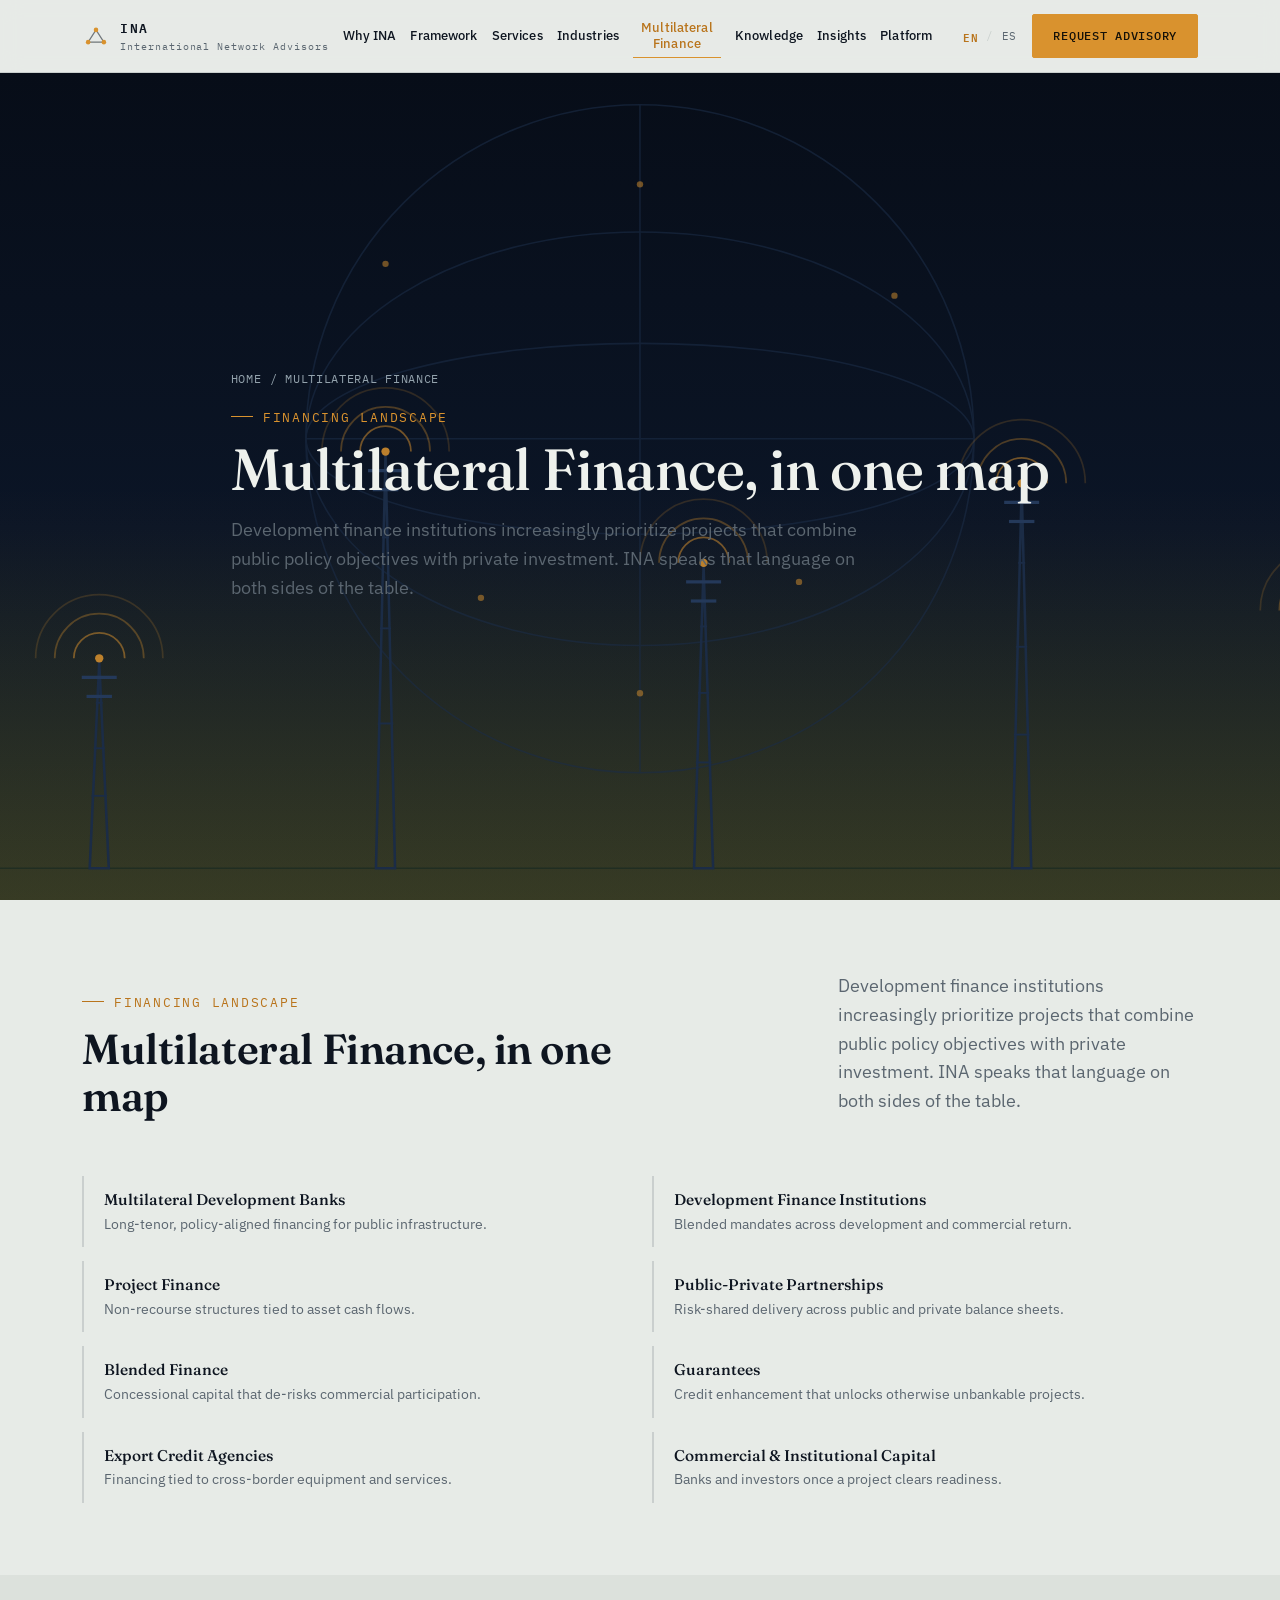
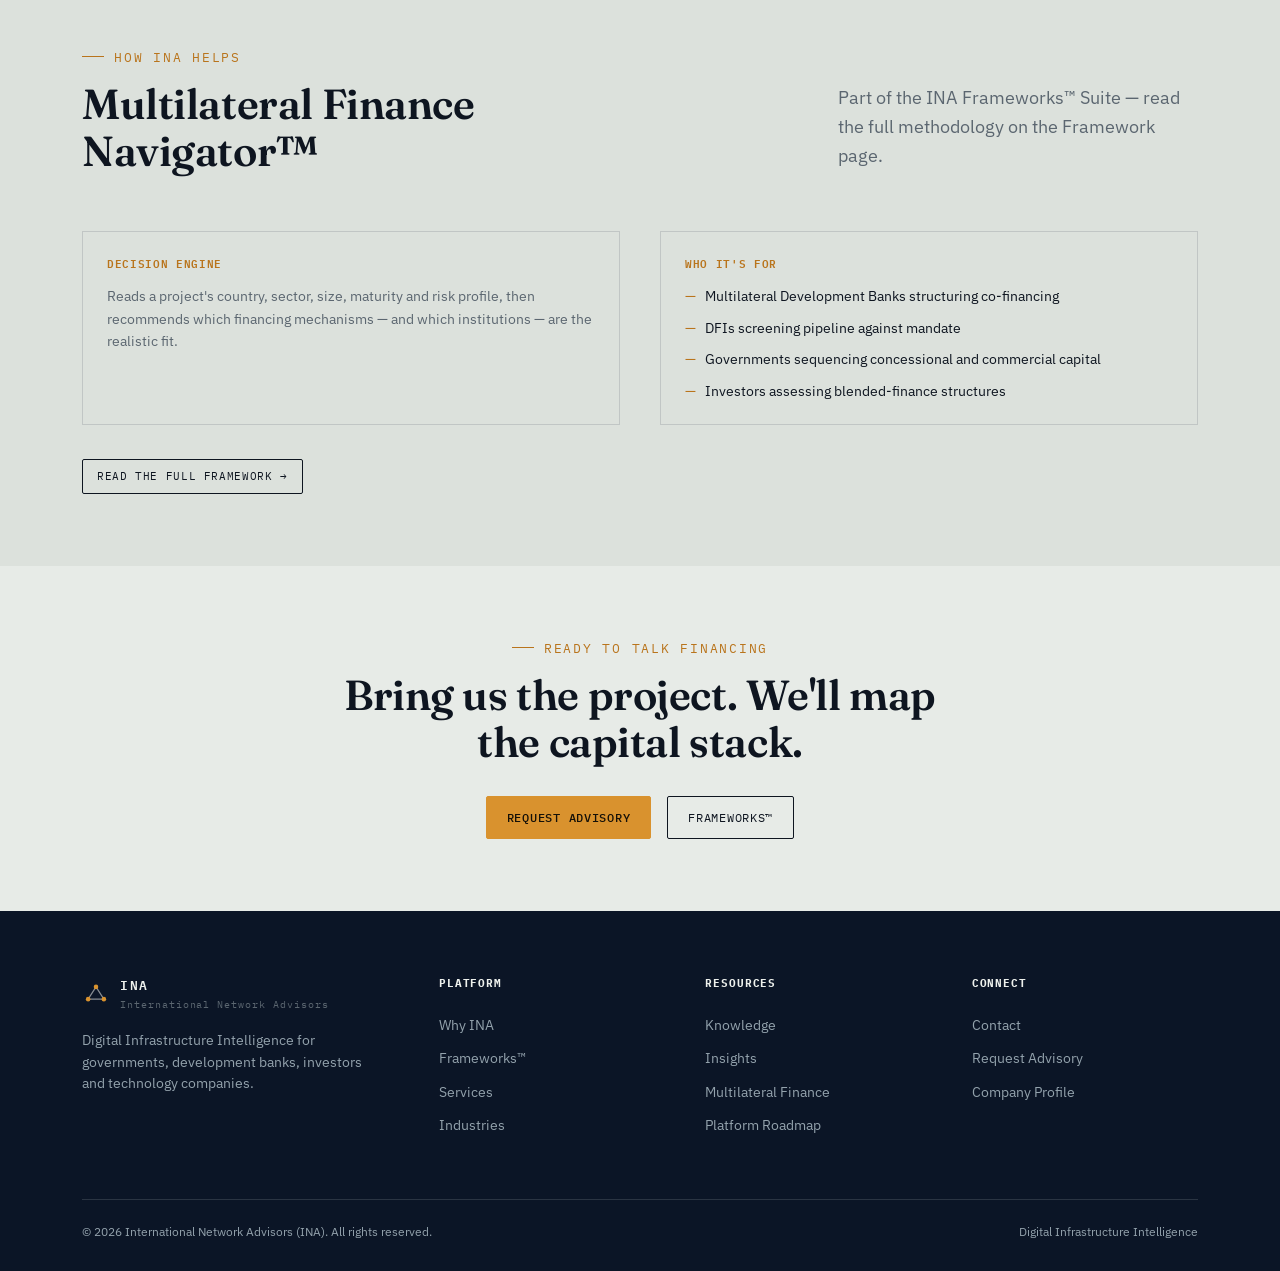
<file: finance.html>
<!DOCTYPE html>
<html lang="en">
<head>
<meta charset="UTF-8">
<meta name="viewport" content="width=device-width, initial-scale=1.0">
<title data-i18n-en="Multilateral Finance — International Network Advisors" data-i18n-es="Financiamiento Multilateral — International Network Advisors">Multilateral Finance — International Network Advisors</title>
<meta name="description" data-i18n-attr="content" data-i18n-en="How INA navigates multilateral development banks, DFIs, blended finance and other financing mechanisms for digital infrastructure." data-i18n-es="Cómo INA navega los bancos multilaterales de desarrollo, las IFDs, el financiamiento combinado y otros mecanismos de financiamiento para infraestructura digital." content="How INA navigates multilateral development banks, DFIs, blended finance and other financing mechanisms for digital infrastructure.">
<link rel="preconnect" href="https://fonts.googleapis.com">
<link rel="preconnect" href="https://fonts.gstatic.com" crossorigin>
<link href="https://fonts.googleapis.com/css2?family=Fraunces:ital,opsz,wght@0,9..144,400;0,9..144,500;0,9..144,600;1,9..144,500;1,9..144,600&family=IBM+Plex+Sans:wght@400;500;600&family=IBM+Plex+Mono:wght@400;500&display=swap" rel="stylesheet">
<link rel="stylesheet" href="assets/style.css">
</head>
<body>
<header class="site">
  <div class="wrap nav">
    <a href="index.html" class="brand">
      <svg class="logo-mark" viewBox="0 0 32 32" width="28" height="28" aria-hidden="true"><path d="M7 23 16 9 25 23M7 23H25" stroke="currentColor" stroke-width="1.4" fill="none" opacity=".55"/><circle cx="7" cy="23" r="2.6" fill="var(--amber)"/><circle cx="16" cy="9" r="2.6" fill="var(--amber)"/><circle cx="25" cy="23" r="2.6" fill="var(--amber)"/></svg>
      <span class="word"><b>INA</b><span><span data-i18n="brand.tagline">International Network Advisors</span></span></span>
    </a>
    <nav class="links">
      <a href="why-ina.html"><span data-i18n="nav.why">Why INA</span></a><a href="framework.html"><span data-i18n="nav.framework">Framework</span></a><a href="services.html"><span data-i18n="nav.services">Services</span></a><a href="industries.html"><span data-i18n="nav.industries">Industries</span></a><a href="finance.html" class="current"><span class="nl2" data-i18n="nav.finance">Multilateral Finance</span></a><a href="knowledge.html"><span data-i18n="nav.knowledge">Knowledge</span></a><a href="insights.html"><span data-i18n="nav.insights">Insights</span></a><a href="platform.html"><span data-i18n="nav.platform">Platform</span></a>
    </nav>
    <div class="lang-switch" aria-label="Language">
      <button class="lang-btn" data-lang="en">EN</button><span>/</span><button class="lang-btn" data-lang="es">ES</button>
    </div>
    <a href="contact.html" class="btn amber"><span data-i18n="nav.cta">Request Advisory</span></a>
    <button class="navToggle" aria-label="Toggle menu" id="navToggle">
      <svg width="22" height="22" viewBox="0 0 24 24" fill="none" stroke="currentColor" stroke-width="1.6"><path d="M3 6h18M3 12h18M3 18h18"/></svg>
    </button>
  </div>
  <div id="mobileMenu" style="display:none; border-top:1px solid var(--paper-line); background:var(--paper);">
    <div class="wrap" style="display:flex; flex-direction:column; padding:18px 32px; gap:16px;">
      <a href="why-ina.html"><span data-i18n="nav.why">Why INA</span></a><a href="framework.html"><span data-i18n="nav.framework">Framework</span></a><a href="services.html"><span data-i18n="nav.services">Services</span></a><a href="industries.html"><span data-i18n="nav.industries">Industries</span></a><a href="finance.html" class="current"><span class="nl2" data-i18n="nav.finance">Multilateral Finance</span></a><a href="knowledge.html"><span data-i18n="nav.knowledge">Knowledge</span></a><a href="insights.html"><span data-i18n="nav.insights">Insights</span></a><a href="platform.html"><span data-i18n="nav.platform">Platform</span></a><a href="contact.html"><span data-i18n="nav.contact">Contact</span></a>
      <div class="lang-switch" style="margin-top:6px;"><button class="lang-btn" data-lang="en">EN</button><span>/</span><button class="lang-btn" data-lang="es">ES</button></div>
    </div>
  </div>
</header>
<section class="page-hero">
  <div class="wrap">
    <div class="breadcrumb"><a href="index.html">Home</a><span>/</span><span><span data-i18n="crumb.finance">Multilateral Finance</span></span></div>
    <span class="eyebrow on-dark"><span data-i18n="fw.finance.kicker">Financing Landscape</span></span>
    <h1 class="h-page"><span data-i18n="fw.finance.title">Multilateral Finance, in one map</span></h1>
    <p class="lede"><span data-i18n="fw.finance.p">Development finance institutions increasingly prioritize projects that combine public policy objectives with private investment. INA speaks that language on both sides of the table.</span></p>
  </div>
</section>
<section class="tight">
  <div class="wrap">
    <div class="section-head reveal">
      <div>
        <span class="eyebrow"><span data-i18n="fw.finance.kicker">Financing Landscape</span></span>
        <h2 class="h-section" style="margin-top:14px;"><span data-i18n="fw.finance.title">Multilateral Finance, in one map</span></h2>
      </div>
      <p class="lede side"><span data-i18n="fw.finance.p">Development finance institutions increasingly prioritize projects that combine public policy objectives with private investment. INA speaks that language on both sides of the table.</span></p>
    </div>
    <ul class="finance-list" style="margin-top:26px;">
      <li><b><span data-i18n="fin.mdb.t">Multilateral Development Banks</span></b><span data-i18n="fin.mdb.d">Long-tenor, policy-aligned financing for public infrastructure.</span></li>
      <li><b><span data-i18n="fin.dfi.t">Development Finance Institutions</span></b><span data-i18n="fin.dfi.d">Blended mandates across development and commercial return.</span></li>
      <li><b><span data-i18n="fin.pf.t">Project Finance</span></b><span data-i18n="fin.pf.d">Non-recourse structures tied to asset cash flows.</span></li>
      <li><b><span data-i18n="fin.ppp.t">Public-Private Partnerships</span></b><span data-i18n="fin.ppp.d">Risk-shared delivery across public and private balance sheets.</span></li>
      <li><b><span data-i18n="fin.bf.t">Blended Finance</span></b><span data-i18n="fin.bf.d">Concessional capital that de-risks commercial participation.</span></li>
      <li><b><span data-i18n="fin.g.t">Guarantees</span></b><span data-i18n="fin.g.d">Credit enhancement that unlocks otherwise unbankable projects.</span></li>
      <li><b><span data-i18n="fin.eca.t">Export Credit Agencies</span></b><span data-i18n="fin.eca.d">Financing tied to cross-border equipment and services.</span></li>
      <li><b><span data-i18n="fin.ci.t">Commercial &amp; Institutional Capital</span></b><span data-i18n="fin.ci.d">Banks and investors once a project clears readiness.</span></li>
    </ul>
  </div>
</section>
<section style="background:var(--paper-2);" class="tight">
  <div class="wrap">
    <div class="section-head reveal">
      <div>
        <span class="eyebrow"><span data-i18n="fin.how.eyebrow">How INA Helps</span></span>
        <h2 class="h-section"><span data-i18n="fw.f6.title">Multilateral Finance Navigator&trade;</span></h2>
      </div>
      <p class="lede side"><span data-i18n="fin.how.lede">Part of the INA Frameworks&trade; Suite &mdash; read the full methodology on the Framework page.</span></p>
    </div>
    <div class="two-col" style="margin-top:0;">
      <div class="info-block">
        <h4><span data-i18n="fw.f6.kicker">Decision Engine</span></h4>
        <p style="margin:0; font-size:14px; color:var(--muted);"><span data-i18n="fw.f6.overview">Reads a project's country, sector, size, maturity and risk profile, then recommends which financing mechanisms &mdash; and which institutions &mdash; are the realistic fit.</span></p>
      </div>
      <div class="info-block">
        <h4><span data-i18n="fin.how.h2">Who It's For</span></h4>
        <ul style="display:flex; flex-direction:column; gap:9px;">
          <li><span data-i18n="fin.how.for1">Multilateral Development Banks structuring co-financing</span></li>
          <li><span data-i18n="fin.how.for2">DFIs screening pipeline against mandate</span></li>
          <li><span data-i18n="fin.how.for3">Governments sequencing concessional and commercial capital</span></li>
          <li><span data-i18n="fin.how.for4">Investors assessing blended-finance structures</span></li>
        </ul>
      </div>
    </div>
    <div style="margin-top:34px;"><a href="framework.html#f6" class="btn ghost small"><span data-i18n="fin.how.cta">Read the full Framework &rarr;</span></a></div>
  </div>
</section>
<section class="tight">
  <div class="wrap" style="text-align:center;">
    <div class="reveal" style="max-width:640px; margin:0 auto;">
      <span class="eyebrow" style="justify-content:center;"><span data-i18n="fin.cta.eyebrow">Ready to Talk Financing</span></span>
      <h2 class="h-section" style="margin-top:14px;"><span data-i18n="fin.cta.title">Bring us the project. We'll map the capital stack.</span></h2>
      <div style="margin-top:30px; display:flex; gap:16px; justify-content:center; flex-wrap:wrap;">
        <a href="contact.html" class="btn amber"><span data-i18n="footer.request">Request Advisory</span></a>
        <a href="framework.html" class="btn ghost"><span data-i18n="footer.frameworks">Frameworks&trade;</span></a>
      </div>
    </div>
  </div>
</section>
<footer>
  <div class="wrap">
    <div class="foot-grid">
      <div>
        <span class="brand" style="color:var(--text-on-dark);">
          <svg class="logo-mark" viewBox="0 0 32 32" width="28" height="28" aria-hidden="true"><path d="M7 23 16 9 25 23M7 23H25" stroke="currentColor" stroke-width="1.4" fill="none" opacity=".55"/><circle cx="7" cy="23" r="2.6" fill="var(--amber)"/><circle cx="16" cy="9" r="2.6" fill="var(--amber)"/><circle cx="25" cy="23" r="2.6" fill="var(--amber)"/></svg>
          <span class="word" style="color:var(--text-on-dark);"><b>INA</b><span style="color:var(--muted-on-dark);"><span data-i18n="brand.tagline">International Network Advisors</span></span></span>
        </span>
        <p style="margin-top:18px; font-size:13.5px; max-width:280px;"><span data-i18n="footer.tagline">Digital Infrastructure Intelligence for governments, development banks, investors and technology companies.</span></p>
      </div>
      <div>
        <h5><span data-i18n="footer.h.platform">Platform</span></h5>
        <ul><li><a href="why-ina.html"><span data-i18n="nav.why">Why INA</span></a></li><li><a href="framework.html"><span data-i18n="footer.frameworks">Frameworks&trade;</span></a></li><li><a href="services.html"><span data-i18n="nav.services">Services</span></a></li><li><a href="industries.html"><span data-i18n="nav.industries">Industries</span></a></li></ul>
      </div>
      <div>
        <h5><span data-i18n="footer.h.resources">Resources</span></h5>
        <ul><li><a href="knowledge.html"><span data-i18n="nav.knowledge">Knowledge</span></a></li><li><a href="insights.html"><span data-i18n="nav.insights">Insights</span></a></li><li><a href="finance.html"><span data-i18n="footer.finance">Multilateral Finance</span></a></li><li><a href="platform.html"><span data-i18n="footer.roadmap">Platform Roadmap</span></a></li></ul>
      </div>
      <div>
        <h5><span data-i18n="footer.h.connect">Connect</span></h5>
        <ul><li><a href="contact.html"><span data-i18n="footer.contact">Contact</span></a></li><li><a href="contact.html"><span data-i18n="footer.request">Request Advisory</span></a></li><li><a href="contact.html"><span data-i18n="footer.profile">Company Profile</span></a></li></ul>
      </div>
    </div>
    <div class="foot-bottom">
      <span><span data-i18n="footer.rights">&copy; 2026 International Network Advisors (INA). All rights reserved.</span></span>
      <span><span data-i18n="footer.tag2">Digital Infrastructure Intelligence</span></span>
    </div>
  </div>
</footer>
<script src="assets/i18n.js"></script>
<script src="assets/script.js"></script>
</body>
</html>
</file>
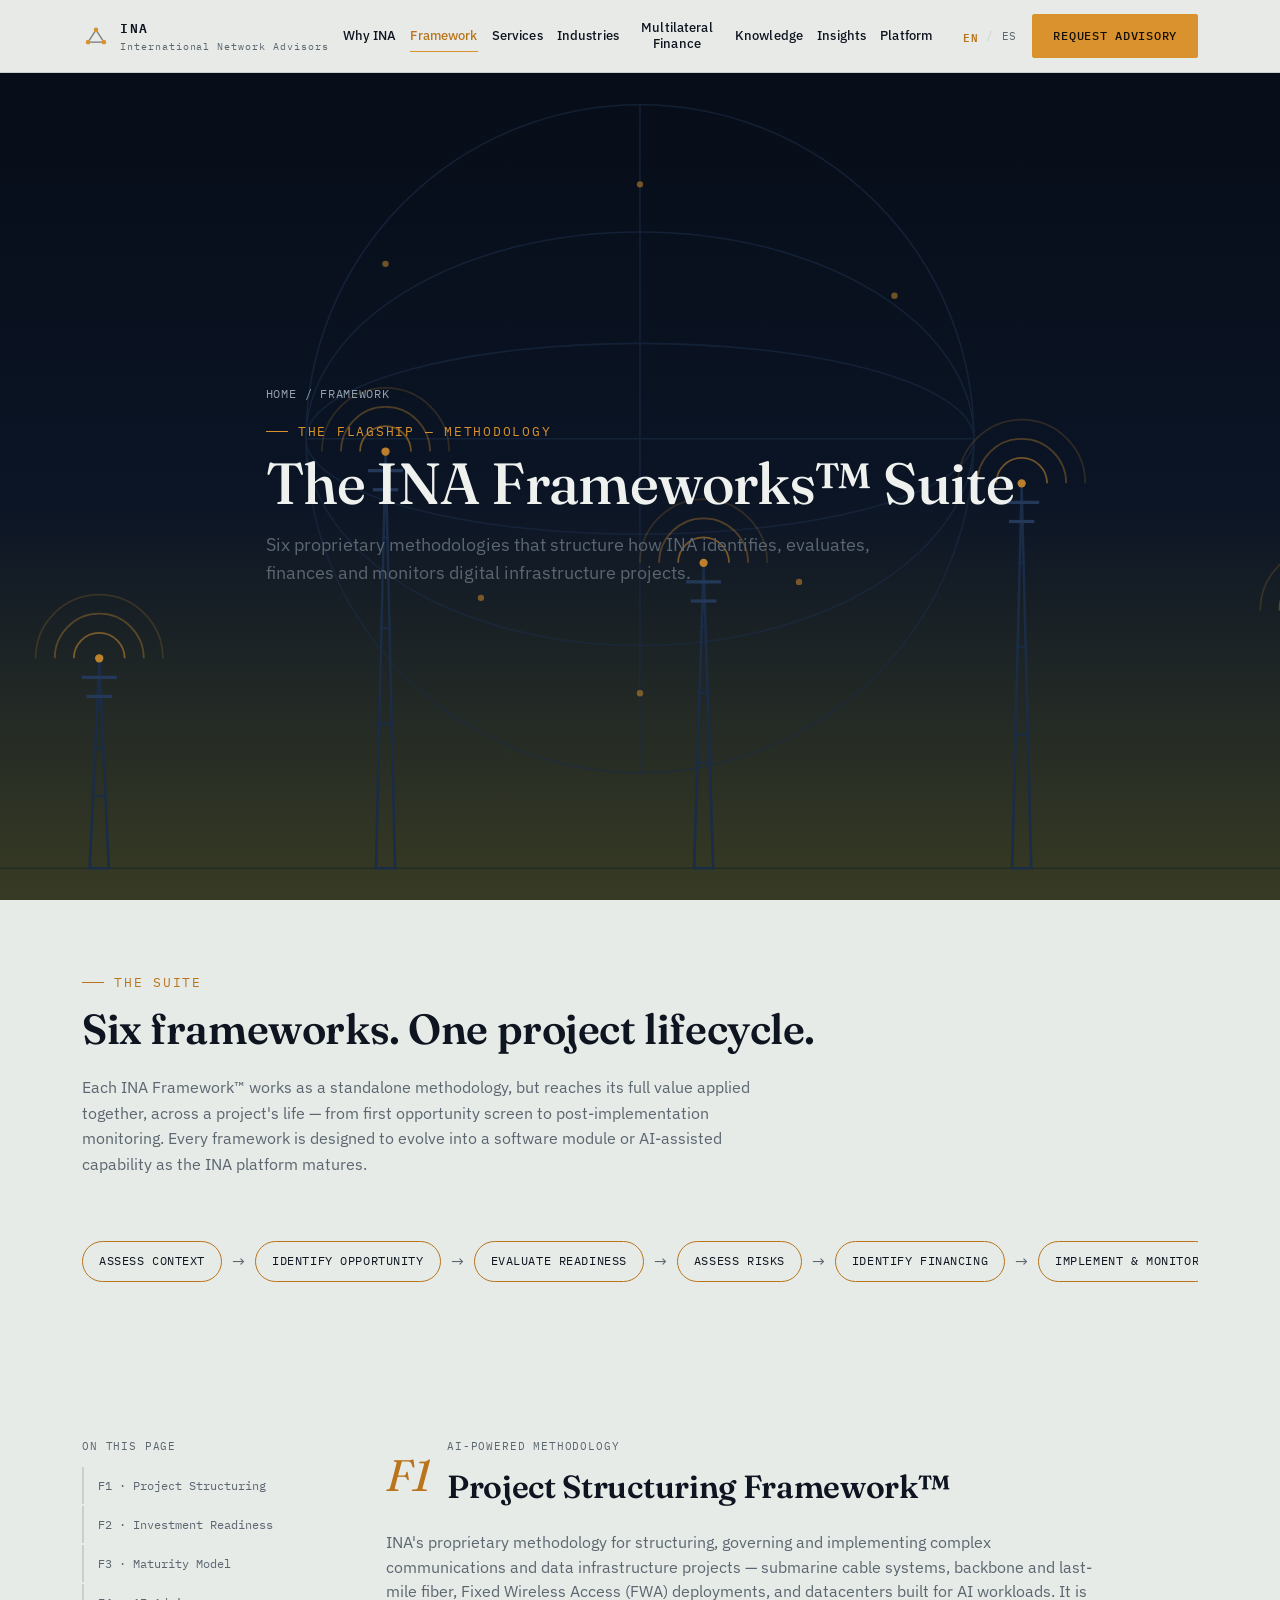
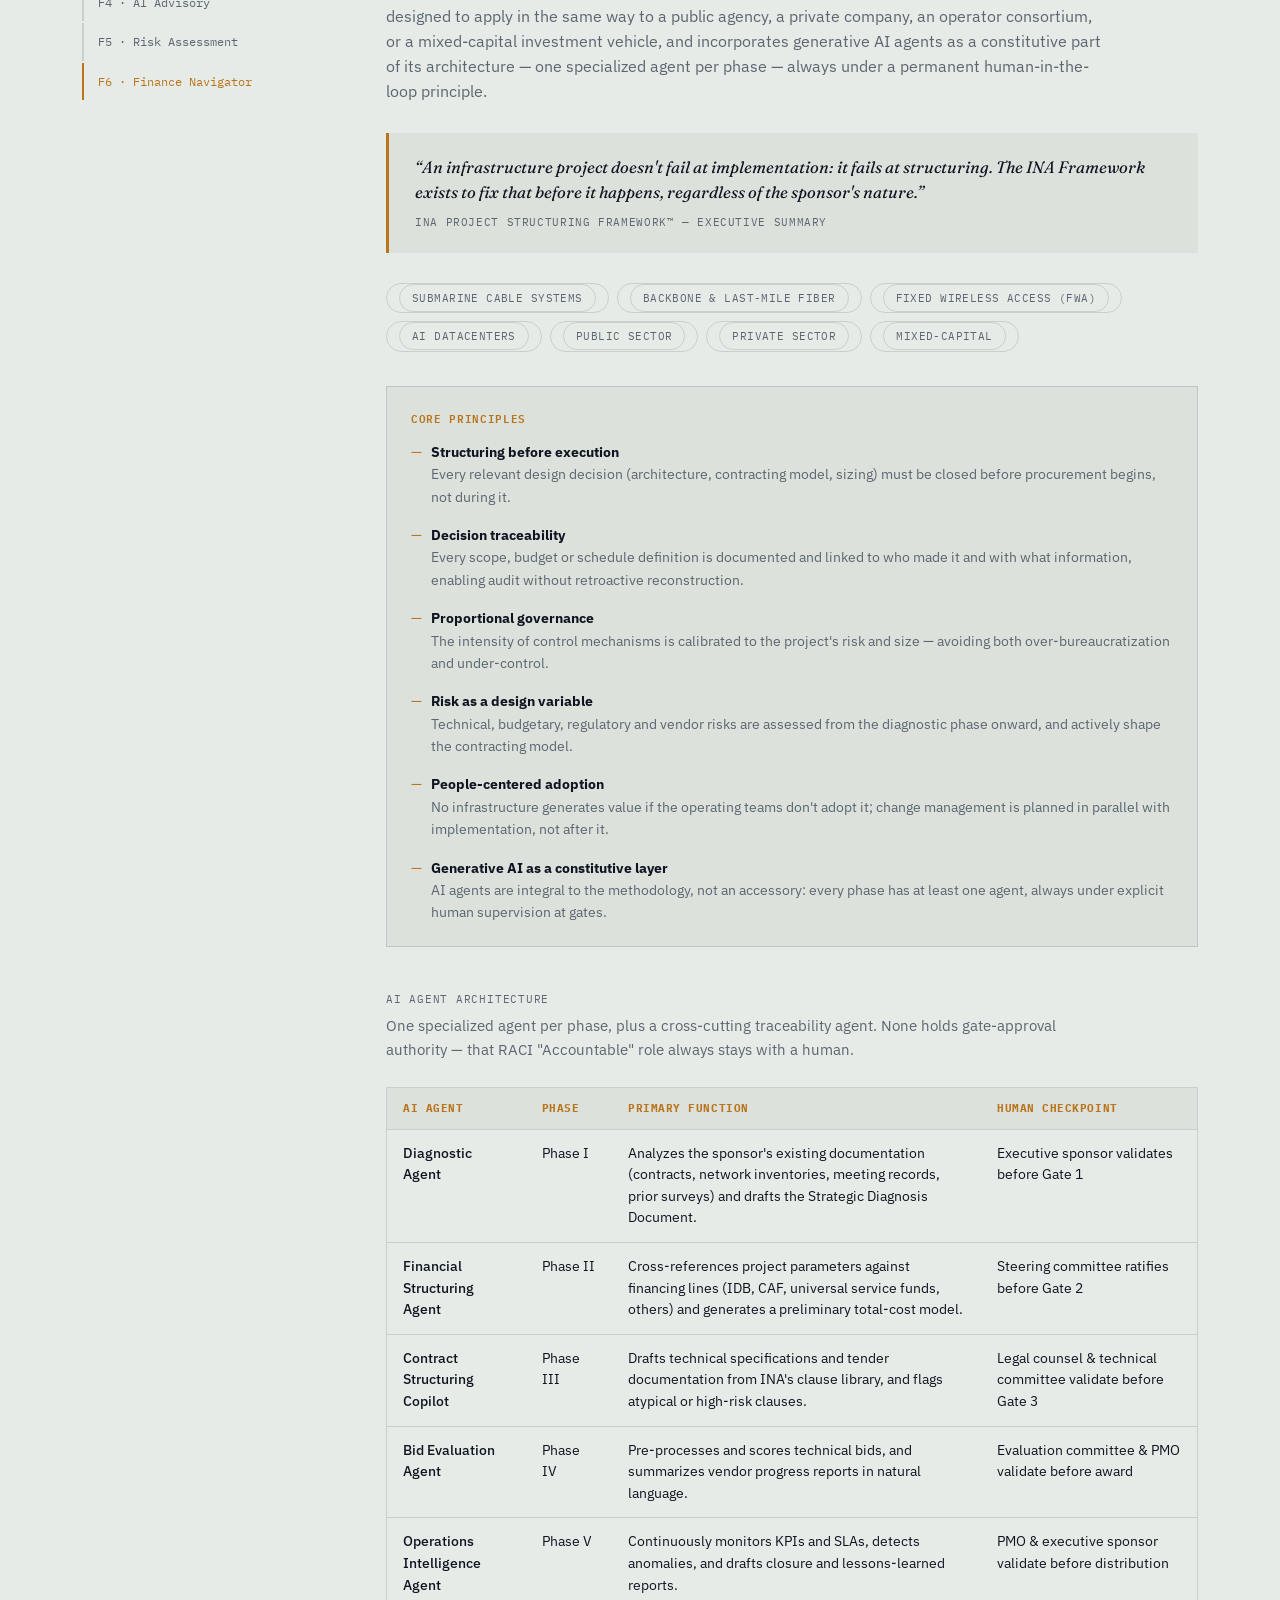
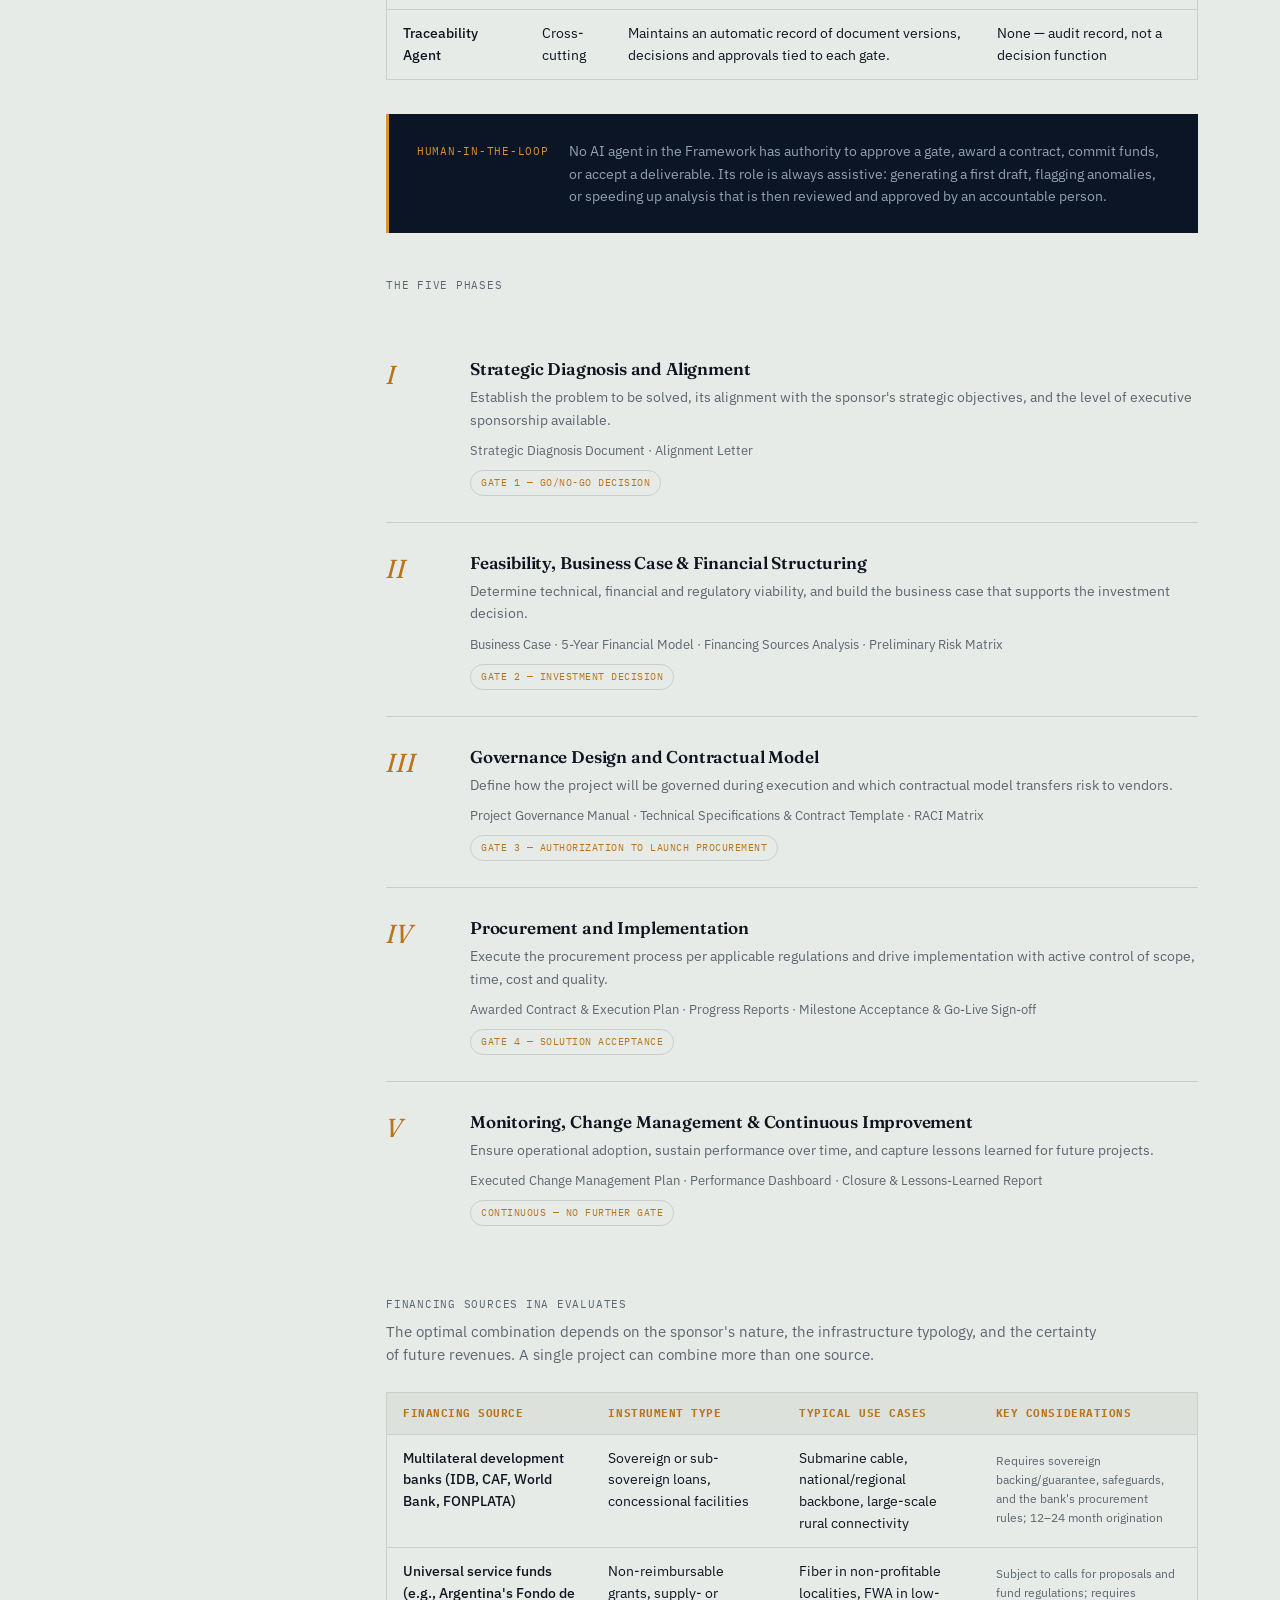
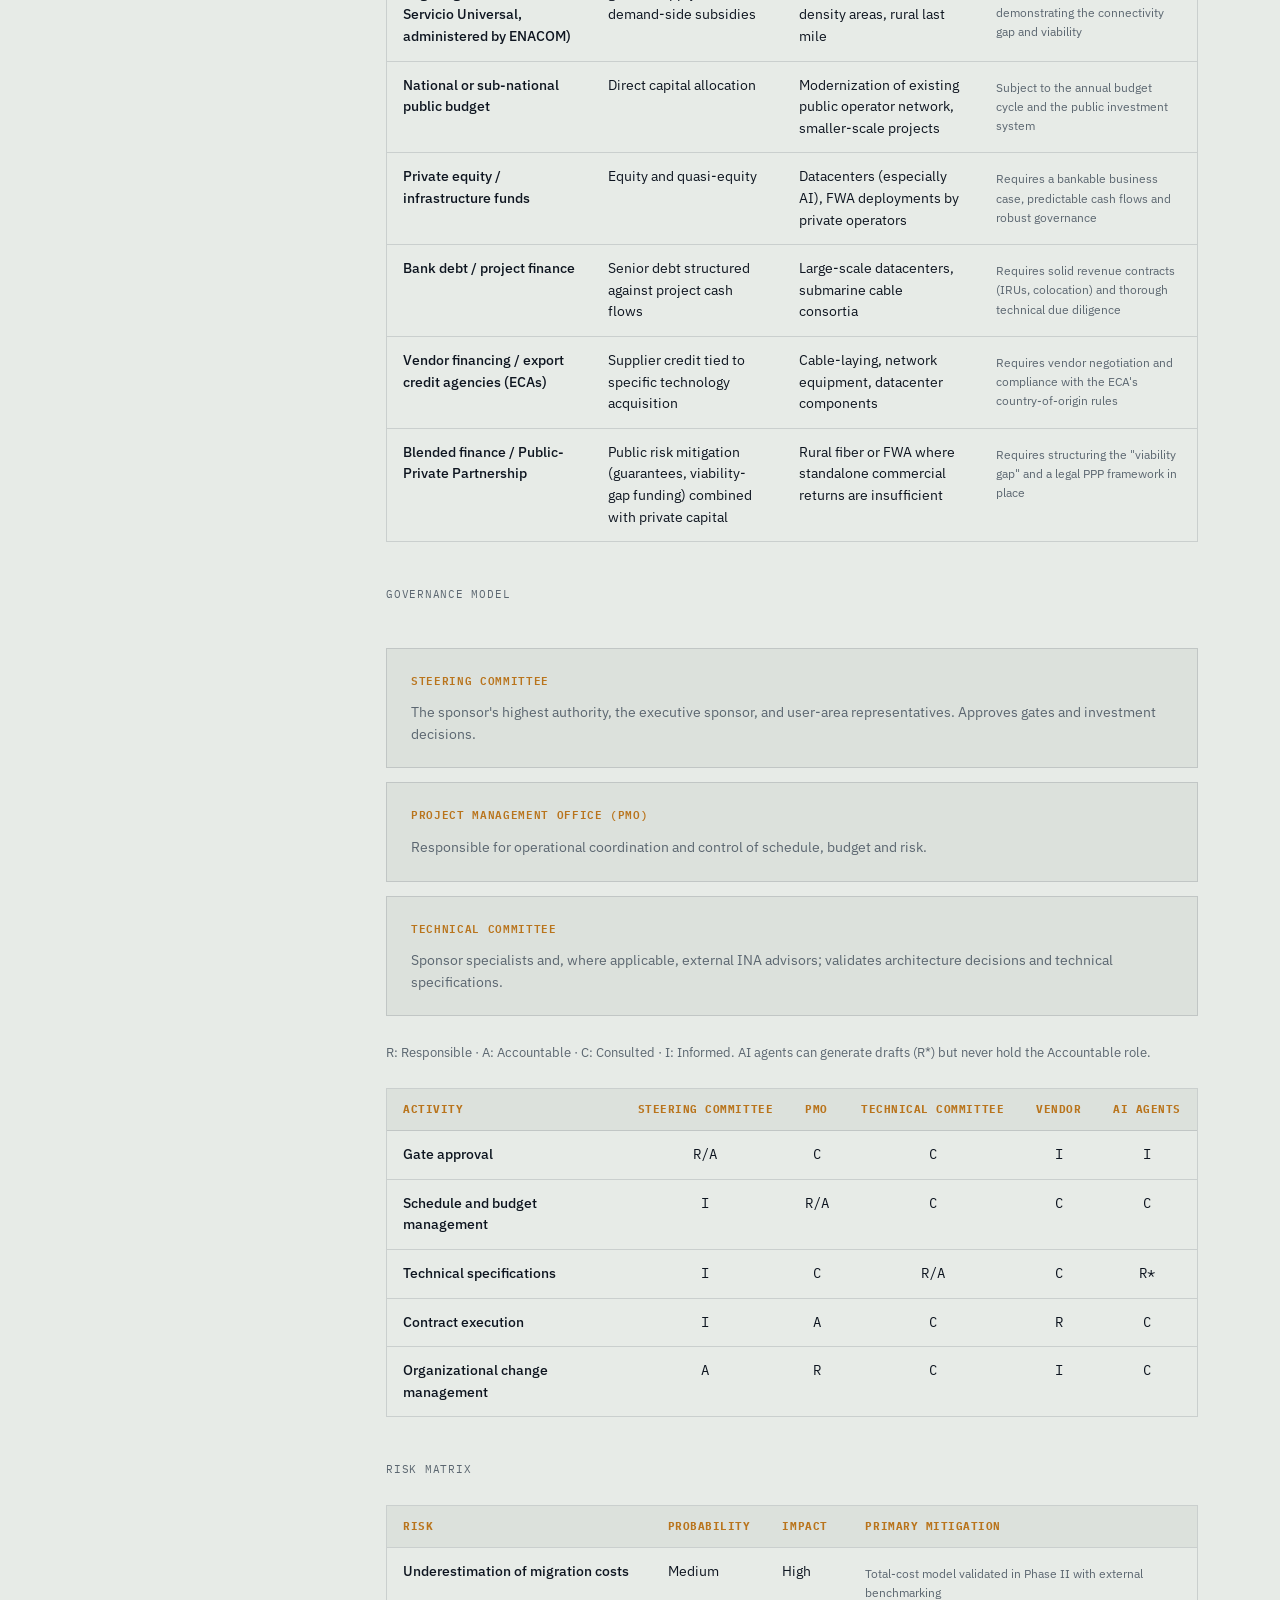
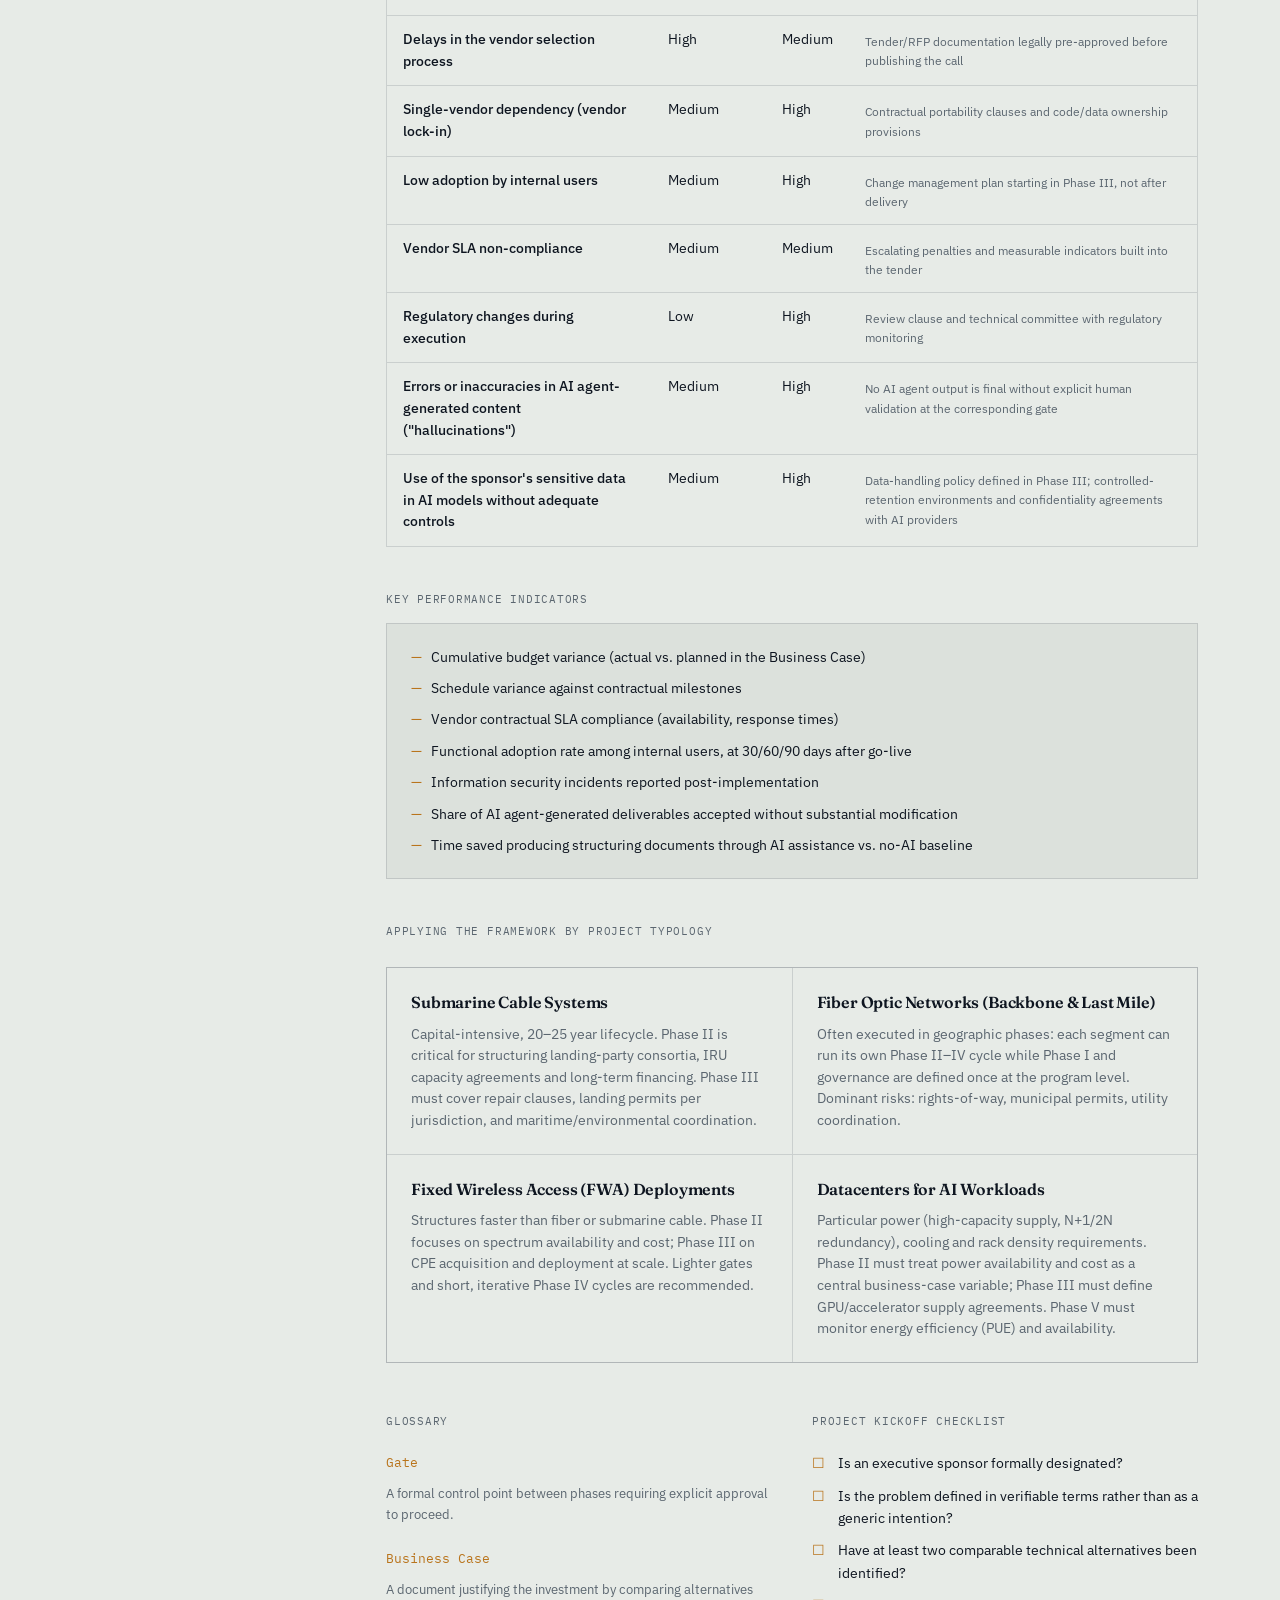
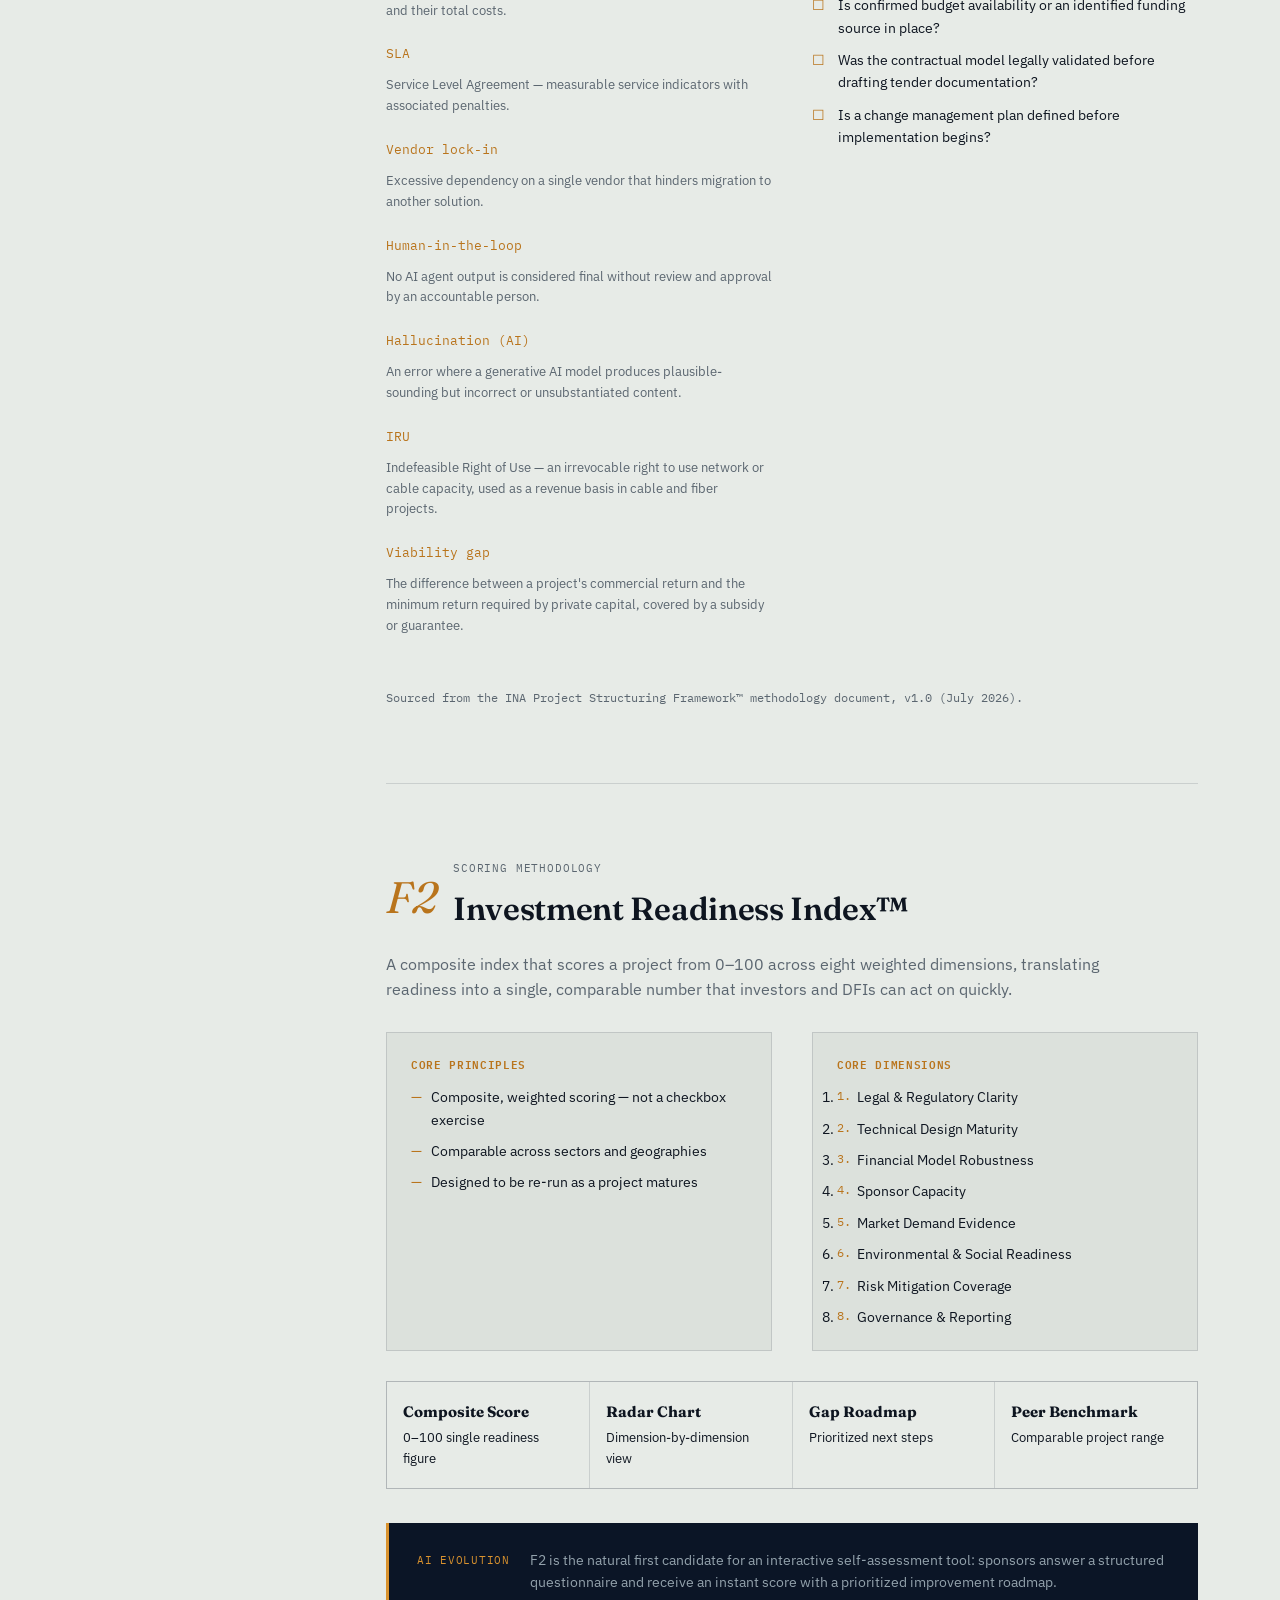
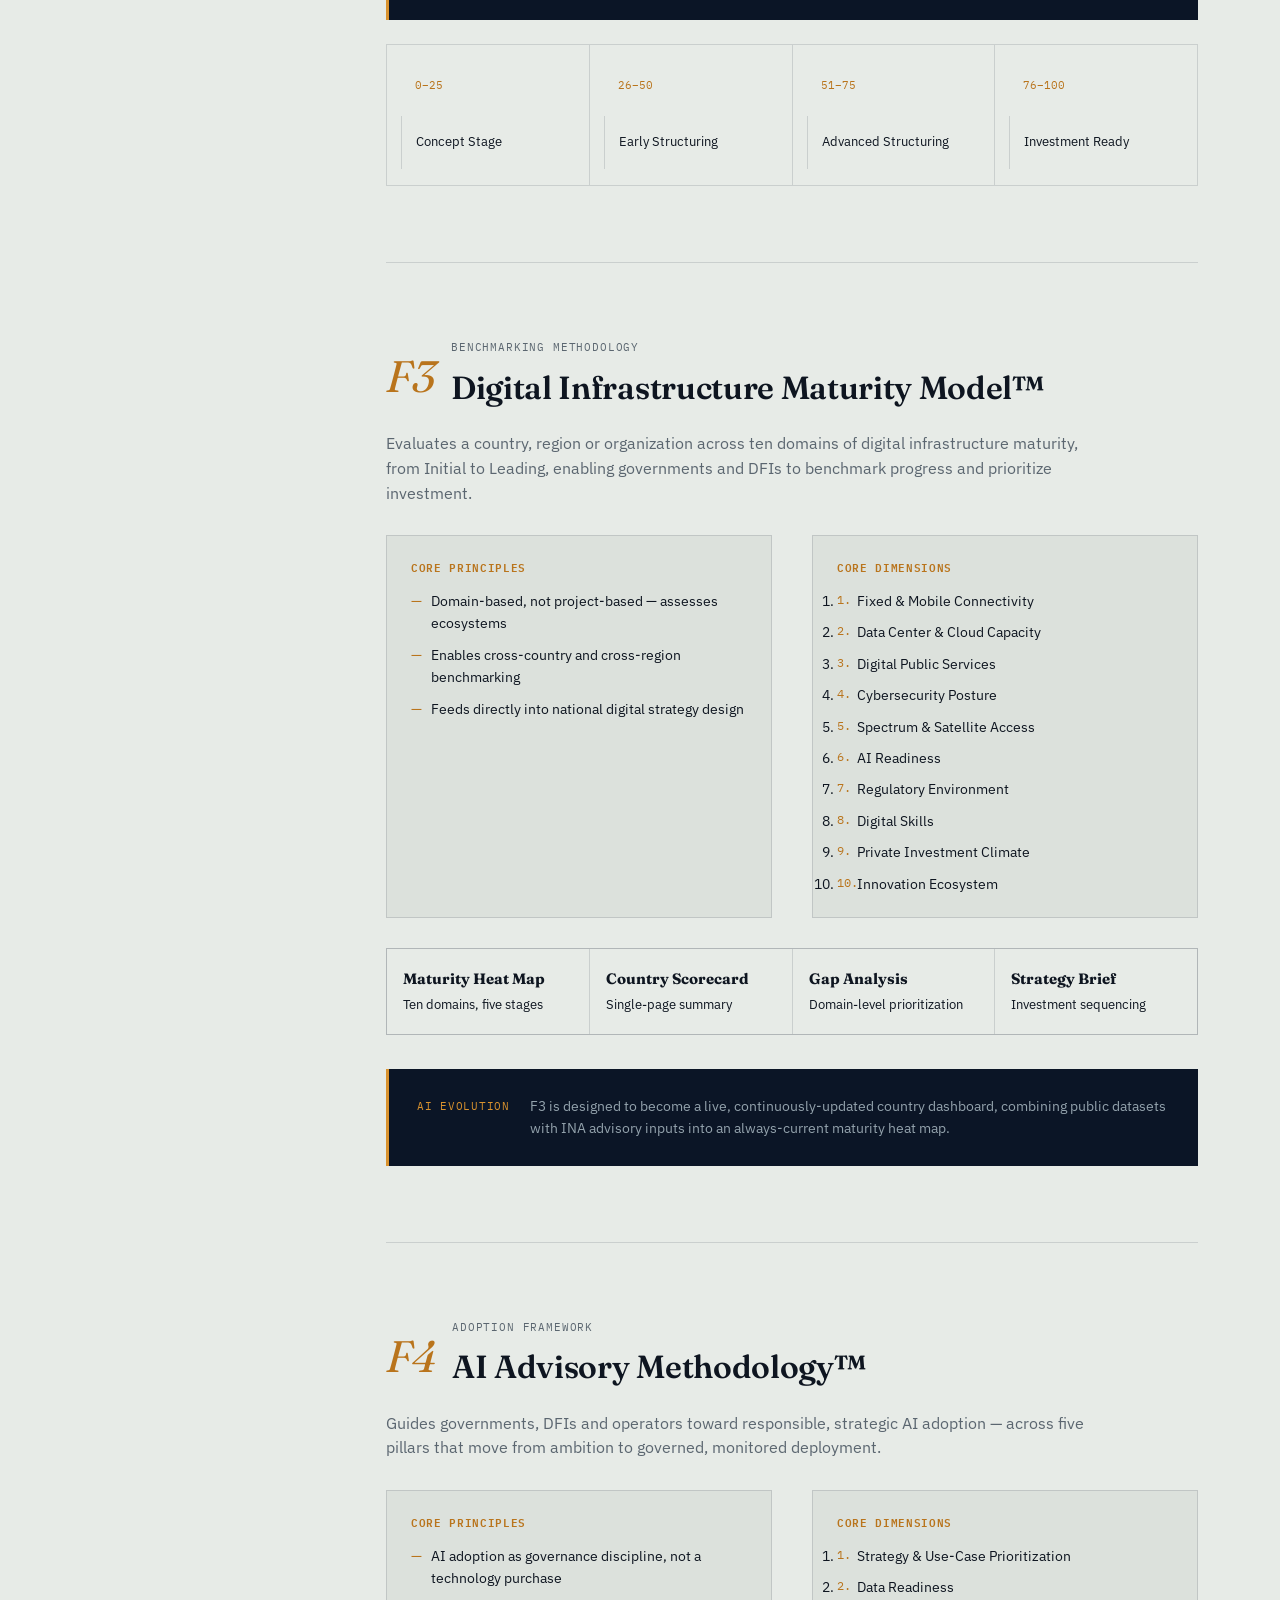
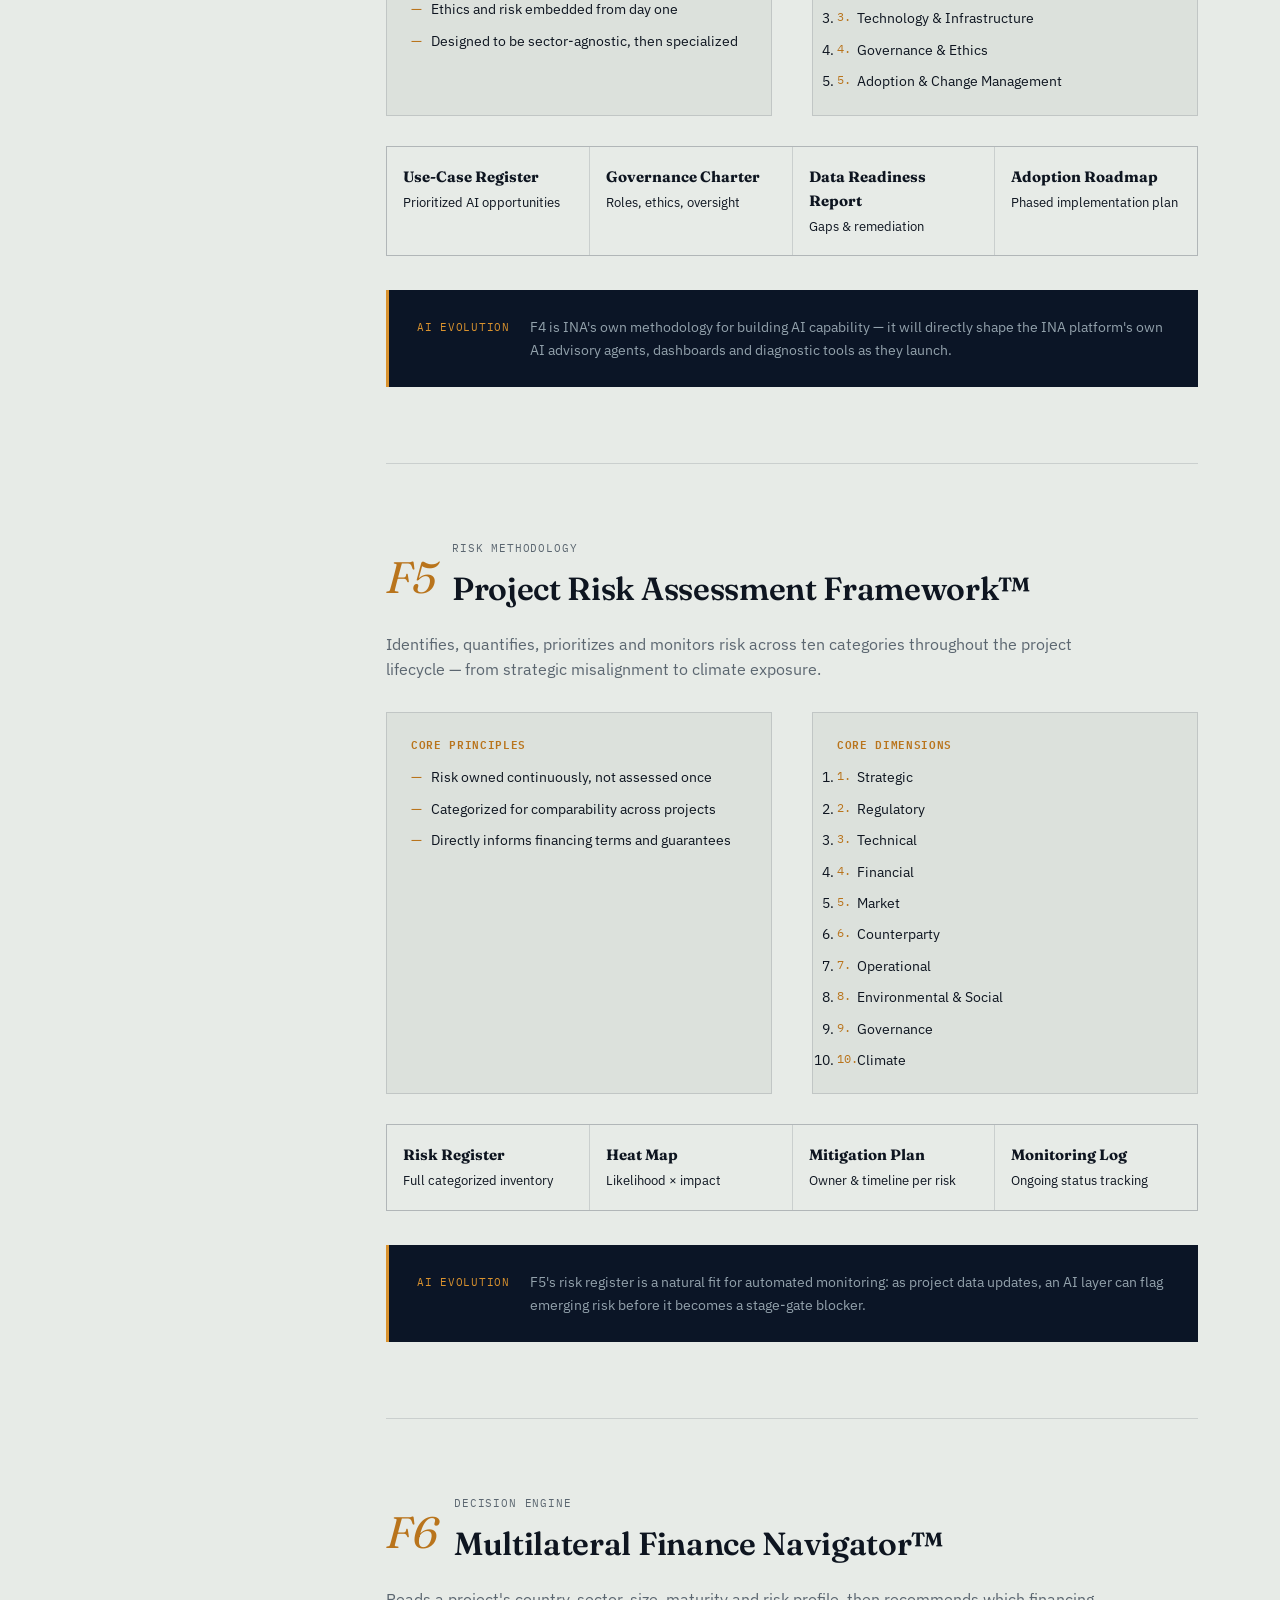
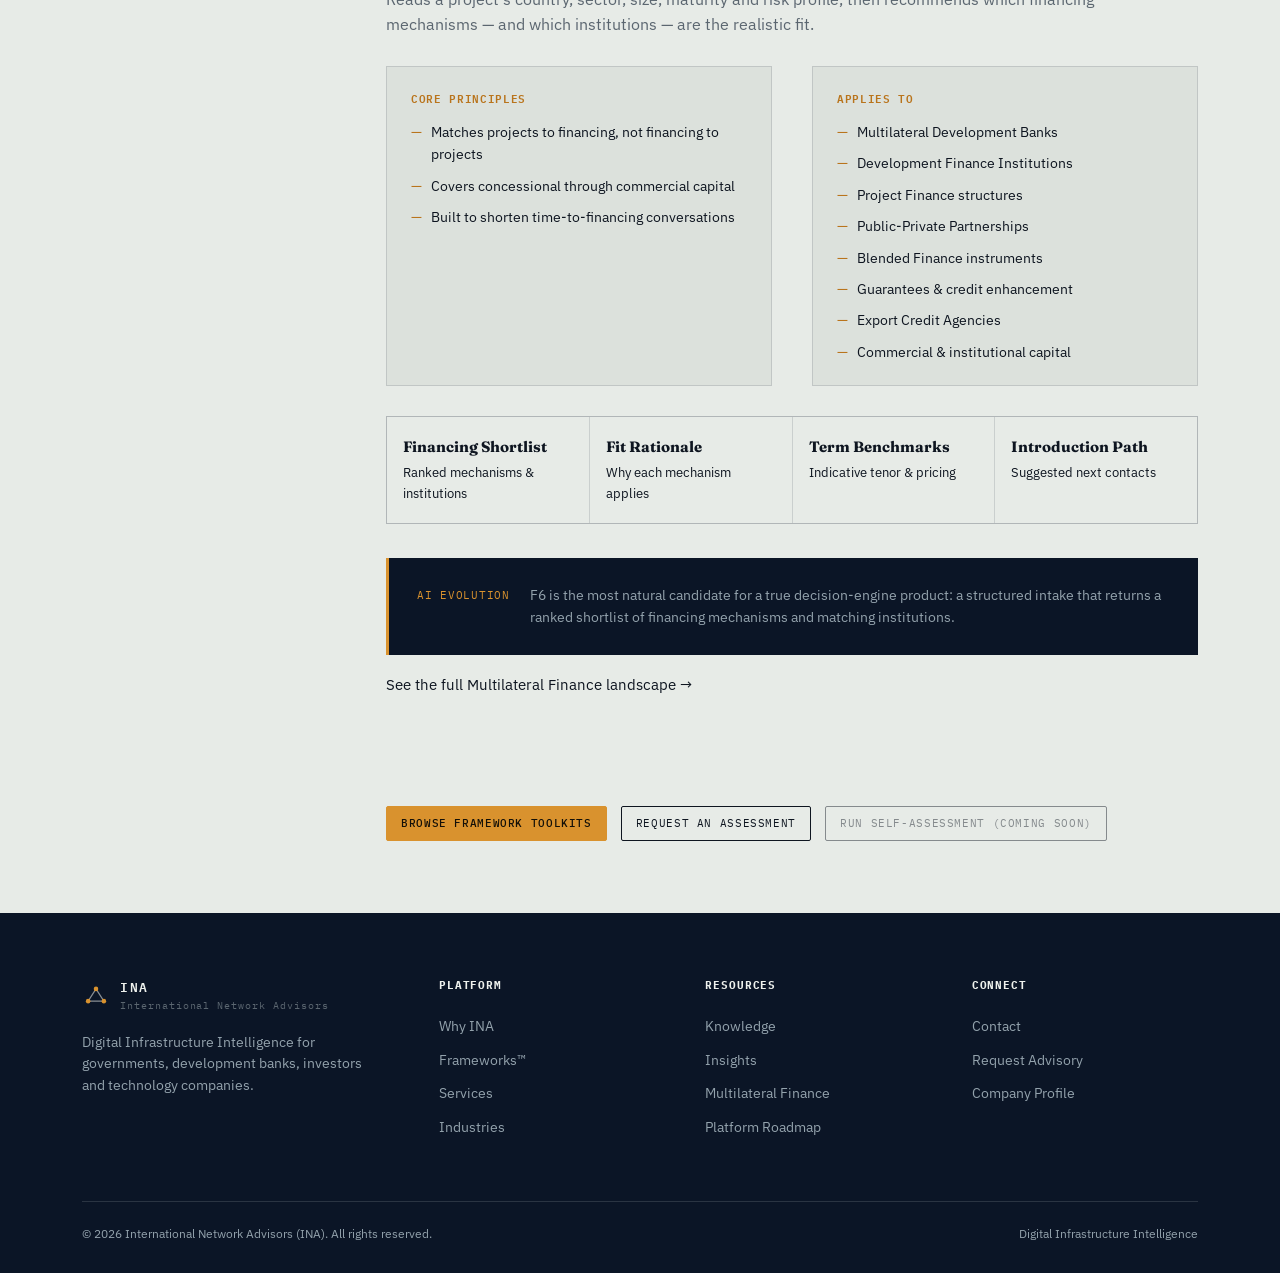
<file: framework.html>
<!DOCTYPE html>
<html lang="en">
<head>
<meta charset="UTF-8">
<meta name="viewport" content="width=device-width, initial-scale=1.0">
<title data-i18n-en="The INA Frameworks™ Suite — Methodology" data-i18n-es="La Suite de Metodologías INA™ — Metodología">The INA Frameworks™ Suite — Methodology</title>
<meta name="description" data-i18n-attr="content" data-i18n-en="The six proprietary INA Frameworks: Project Structuring, Investment Readiness, Maturity Model, AI Advisory, Risk Assessment and Multilateral Finance Navigator." data-i18n-es="Las seis metodologías propias de INA: Estructuración de Proyectos, Preparación para la Inversión, Modelo de Madurez, Asesoría en IA, Evaluación de Riesgo y Navegador de Financiamiento Multilateral." content="The six proprietary INA Frameworks: Project Structuring, Investment Readiness, Maturity Model, AI Advisory, Risk Assessment and Multilateral Finance Navigator.">
<link rel="preconnect" href="https://fonts.googleapis.com">
<link rel="preconnect" href="https://fonts.gstatic.com" crossorigin>
<link href="https://fonts.googleapis.com/css2?family=Fraunces:ital,opsz,wght@0,9..144,400;0,9..144,500;0,9..144,600;1,9..144,500;1,9..144,600&family=IBM+Plex+Sans:wght@400;500;600&family=IBM+Plex+Mono:wght@400;500&display=swap" rel="stylesheet">
<link rel="stylesheet" href="assets/style.css">
</head>
<body>
<header class="site">
  <div class="wrap nav">
    <a href="index.html" class="brand">
      <svg class="logo-mark" viewBox="0 0 32 32" width="28" height="28" aria-hidden="true"><path d="M7 23 16 9 25 23M7 23H25" stroke="currentColor" stroke-width="1.4" fill="none" opacity=".55"/><circle cx="7" cy="23" r="2.6" fill="var(--amber)"/><circle cx="16" cy="9" r="2.6" fill="var(--amber)"/><circle cx="25" cy="23" r="2.6" fill="var(--amber)"/></svg>
      <span class="word"><b>INA</b><span><span data-i18n="brand.tagline">International Network Advisors</span></span></span>
    </a>
    <nav class="links">
      <a href="why-ina.html"><span data-i18n="nav.why">Why INA</span></a><a href="framework.html" class="current"><span data-i18n="nav.framework">Framework</span></a><a href="services.html"><span data-i18n="nav.services">Services</span></a><a href="industries.html"><span data-i18n="nav.industries">Industries</span></a><a href="finance.html"><span class="nl2" data-i18n="nav.finance">Multilateral Finance</span></a><a href="knowledge.html"><span data-i18n="nav.knowledge">Knowledge</span></a><a href="insights.html"><span data-i18n="nav.insights">Insights</span></a><a href="platform.html"><span data-i18n="nav.platform">Platform</span></a>
    </nav>
    <div class="lang-switch" aria-label="Language">
      <button class="lang-btn" data-lang="en">EN</button><span>/</span><button class="lang-btn" data-lang="es">ES</button>
    </div>
    <a href="contact.html" class="btn amber"><span data-i18n="nav.cta">Request Advisory</span></a>
    <button class="navToggle" aria-label="Toggle menu" id="navToggle">
      <svg width="22" height="22" viewBox="0 0 24 24" fill="none" stroke="currentColor" stroke-width="1.6"><path d="M3 6h18M3 12h18M3 18h18"/></svg>
    </button>
  </div>
  <div id="mobileMenu" style="display:none; border-top:1px solid var(--paper-line); background:var(--paper);">
    <div class="wrap" style="display:flex; flex-direction:column; padding:18px 32px; gap:16px;">
      <a href="why-ina.html"><span data-i18n="nav.why">Why INA</span></a><a href="framework.html"><span data-i18n="nav.framework">Framework</span></a><a href="services.html"><span data-i18n="nav.services">Services</span></a><a href="industries.html"><span data-i18n="nav.industries">Industries</span></a><a href="finance.html"><span class="nl2" data-i18n="nav.finance">Multilateral Finance</span></a><a href="knowledge.html"><span data-i18n="nav.knowledge">Knowledge</span></a><a href="insights.html"><span data-i18n="nav.insights">Insights</span></a><a href="platform.html"><span data-i18n="nav.platform">Platform</span></a><a href="contact.html"><span data-i18n="nav.contact">Contact</span></a>
      <div class="lang-switch" style="margin-top:6px;"><button class="lang-btn" data-lang="en">EN</button><span>/</span><button class="lang-btn" data-lang="es">ES</button></div>
    </div>
  </div>
</header>
<section class="page-hero"></span>
  <div class="wrap">
    <div class="breadcrumb"><a href="index.html">Home</a><span>/</span><span><span data-i18n="crumb.framework">Framework</span></span></div>
    <span class="eyebrow on-dark"><span data-i18n="fw.hero.eyebrow">The Flagship &mdash; Methodology</span></span>
    <h1 class="h-page"><span data-i18n="fw.hero.title">The INA Frameworks&trade; Suite</span></h1>
    <p class="lede"><span data-i18n="fw.hero.lede">Six proprietary methodologies that structure how INA identifies, evaluates, finances and monitors digital infrastructure projects.</span></p>
  </div>
</section>
<section class="tight">
  <div class="wrap">
    <div class="reveal" style="max-width:760px;">
      <span class="eyebrow"><span data-i18n="fw.intro.eyebrow">The Suite</span></span>
      <h2 class="h-section" style="margin-top:14px;"><span data-i18n="fw.intro.title">Six frameworks. One project lifecycle.</span></h2>
      <p style="margin-top:22px; font-size:16px; color:var(--muted); max-width:700px;"><span data-i18n="fw.intro.p">Each INA Framework&trade; works as a standalone methodology, but reaches its full value applied together, across a project's life &mdash; from first opportunity screen to post-implementation monitoring. Every framework is designed to evolve into a software module or AI-assisted capability as the INA platform matures.</span></p>
    </div>
    <div class="reveal">
      <div class="workflow">
        <span class="wf-node"><span data-i18n="wf.assess">Assess Context</span></span><span class="wf-arrow">&rarr;</span>
        <span class="wf-node"><span data-i18n="wf.identify">Identify Opportunity</span></span><span class="wf-arrow">&rarr;</span>
        <span class="wf-node"><span data-i18n="wf.evaluate">Evaluate Readiness</span></span><span class="wf-arrow">&rarr;</span>
        <span class="wf-node"><span data-i18n="wf.risks">Assess Risks</span></span><span class="wf-arrow">&rarr;</span>
        <span class="wf-node"><span data-i18n="wf.finance">Identify Financing</span></span><span class="wf-arrow">&rarr;</span>
        <span class="wf-node"><span data-i18n="wf.implement">Implement &amp; Monitor</span></span>
      </div>
    </div>
  </div>
</section>
<section class="tight"><div class="wrap"><div class="fw-layout"><div class="fw-toc">
  <span class="toc-label"><span data-i18n="fw.toc.label">On This Page</span></span>
  <a href="#f1"><span data-i18n="fw.toc.f1">F1 &middot; Project Structuring</span></a>
  <a href="#f2"><span data-i18n="fw.toc.f2">F2 &middot; Investment Readiness</span></a>
  <a href="#f3"><span data-i18n="fw.toc.f3">F3 &middot; Maturity Model</span></a>
  <a href="#f4"><span data-i18n="fw.toc.f4">F4 &middot; AI Advisory</span></a>
  <a href="#f5"><span data-i18n="fw.toc.f5">F5 &middot; Risk Assessment</span></a>
  <a href="#f6"><span data-i18n="fw.toc.f6">F6 &middot; Finance Navigator</span></a>
</div>
<div><div class="fw-section" id="f1">
  <div class="fw-kicker">
    <span class="fnum-big">F1</span>
    <div class="fw-title"><small><span data-i18n="fw.f1.kicker">AI-Powered Methodology</span></small><h2><span data-i18n="fw.f1.title">Project Structuring Framework&trade;</span></h2></div>
  </div>
  <p style="max-width:720px; color:var(--muted); font-size:15.5px;"><span data-i18n="fw.f1.overview">INA's proprietary methodology for structuring, governing and implementing complex communications and data infrastructure projects &mdash; submarine cable systems, backbone and last-mile fiber, Fixed Wireless Access (FWA) deployments, and datacenters built for AI workloads. It is designed to apply in the same way to a public agency, a private company, an operator consortium, or a mixed-capital investment vehicle, and incorporates generative AI agents as a constitutive part of its architecture &mdash; one specialized agent per phase &mdash; always under a permanent human-in-the-loop principle.</span></p>
  <blockquote class="fw-quote">&ldquo;<span data-i18n="fw.f1.quote">An infrastructure project doesn't fail at implementation: it fails at structuring. The INA Framework exists to fix that before it happens, regardless of the sponsor's nature.</span>&rdquo;<cite><span data-i18n="fw.f1.quote.cite">INA Project Structuring Framework&trade; — Executive Summary</span></cite></blockquote>
  <div class="chip-row"><span><span data-i18n="fw.f1.scope.1">Submarine cable systems</span></span><span><span data-i18n="fw.f1.scope.2">Backbone &amp; last-mile fiber</span></span><span><span data-i18n="fw.f1.scope.3">Fixed Wireless Access (FWA)</span></span><span><span data-i18n="fw.f1.scope.4">AI datacenters</span></span><span><span data-i18n="fw.f1.scope.5">Public sector</span></span><span><span data-i18n="fw.f1.scope.6">Private sector</span></span><span><span data-i18n="fw.f1.scope.7">Mixed-capital</span></span></div>

  <div class="info-block" style="margin-top:34px;"><h4><span data-i18n="fw.principles">Core Principles</span></h4><ul style="gap:16px;"><li><b style="color:var(--text);"><span data-i18n="fw.f1.p1">Structuring before execution</span></b><br><span style="color:var(--muted);"><span data-i18n="fw.f1.p1.d">Every relevant design decision (architecture, contracting model, sizing) must be closed before procurement begins, not during it.</span></span></li><li><b style="color:var(--text);"><span data-i18n="fw.f1.p2">Decision traceability</span></b><br><span style="color:var(--muted);"><span data-i18n="fw.f1.p2.d">Every scope, budget or schedule definition is documented and linked to who made it and with what information, enabling audit without retroactive reconstruction.</span></span></li><li><b style="color:var(--text);"><span data-i18n="fw.f1.p3">Proportional governance</span></b><br><span style="color:var(--muted);"><span data-i18n="fw.f1.p3.d">The intensity of control mechanisms is calibrated to the project's risk and size &mdash; avoiding both over-bureaucratization and under-control.</span></span></li><li><b style="color:var(--text);"><span data-i18n="fw.f1.p4">Risk as a design variable</span></b><br><span style="color:var(--muted);"><span data-i18n="fw.f1.p4.d">Technical, budgetary, regulatory and vendor risks are assessed from the diagnostic phase onward, and actively shape the contracting model.</span></span></li><li><b style="color:var(--text);"><span data-i18n="fw.f1.p5">People-centered adoption</span></b><br><span style="color:var(--muted);"><span data-i18n="fw.f1.p5.d">No infrastructure generates value if the operating teams don't adopt it; change management is planned in parallel with implementation, not after it.</span></span></li><li><b style="color:var(--text);"><span data-i18n="fw.f1.p6">Generative AI as a constitutive layer</span></b><br><span style="color:var(--muted);"><span data-i18n="fw.f1.p6.d">AI agents are integral to the methodology, not an accessory: every phase has at least one agent, always under explicit human supervision at gates.</span></span></li></ul></div>

  <div class="subhead"><span data-i18n="fw.f1.agents.title">AI Agent Architecture</span></div>
  <p style="max-width:720px; color:var(--muted); font-size:14.5px; margin-top:6px;"><span data-i18n="fw.f1.agents.lede">One specialized agent per phase, plus a cross-cutting traceability agent. None holds gate-approval authority — that RACI "Accountable" role always stays with a human.</span></p>
  <div class="table-wrap"><table class="fw-table">
      <tr><th><span data-i18n="th.agent">AI Agent</span></th><th><span data-i18n="th.phase">Phase</span></th><th><span data-i18n="th.function">Primary Function</span></th><th><span data-i18n="th.checkpoint">Human Checkpoint</span></th></tr>
      <tr><td><b><span data-i18n="ag1.name">Diagnostic Agent</span></b></td><td><span data-i18n="ag1.phase">Phase I</span></td><td><span data-i18n="ag1.fn">Analyzes the sponsor's existing documentation (contracts, network inventories, meeting records, prior surveys) and drafts the Strategic Diagnosis Document.</span></td><td><span data-i18n="ag1.hc">Executive sponsor validates before Gate 1</span></td></tr>
      <tr><td><b><span data-i18n="ag2.name">Financial Structuring Agent</span></b></td><td><span data-i18n="ag2.phase">Phase II</span></td><td><span data-i18n="ag2.fn">Cross-references project parameters against financing lines (IDB, CAF, universal service funds, others) and generates a preliminary total-cost model.</span></td><td><span data-i18n="ag2.hc">Steering committee ratifies before Gate 2</span></td></tr>
      <tr><td><b><span data-i18n="ag3.name">Contract Structuring Copilot</span></b></td><td><span data-i18n="ag3.phase">Phase III</span></td><td><span data-i18n="ag3.fn">Drafts technical specifications and tender documentation from INA's clause library, and flags atypical or high-risk clauses.</span></td><td><span data-i18n="ag3.hc">Legal counsel &amp; technical committee validate before Gate 3</span></td></tr>
      <tr><td><b><span data-i18n="ag4.name">Bid Evaluation Agent</span></b></td><td><span data-i18n="ag4.phase">Phase IV</span></td><td><span data-i18n="ag4.fn">Pre-processes and scores technical bids, and summarizes vendor progress reports in natural language.</span></td><td><span data-i18n="ag4.hc">Evaluation committee &amp; PMO validate before award</span></td></tr>
      <tr><td><b><span data-i18n="ag5.name">Operations Intelligence Agent</span></b></td><td><span data-i18n="ag5.phase">Phase V</span></td><td><span data-i18n="ag5.fn">Continuously monitors KPIs and SLAs, detects anomalies, and drafts closure and lessons-learned reports.</span></td><td><span data-i18n="ag5.hc">PMO &amp; executive sponsor validate before distribution</span></td></tr>
      <tr><td><b><span data-i18n="ag6.name">Traceability Agent</span></b></td><td><span data-i18n="ag6.phase">Cross-cutting</span></td><td><span data-i18n="ag6.fn">Maintains an automatic record of document versions, decisions and approvals tied to each gate.</span></td><td><span data-i18n="ag6.hc">None &mdash; audit record, not a decision function</span></td></tr>
    </table></div>
  <div class="ai-callout"><span class="lab"><span data-i18n="fw.f1.hitl.label">Human-in-the-Loop</span></span><p><span data-i18n="fw.f1.hitl.text">No AI agent in the Framework has authority to approve a gate, award a contract, commit funds, or accept a deliverable. Its role is always assistive: generating a first draft, flagging anomalies, or speeding up analysis that is then reviewed and approved by an accountable person.</span></p></div>

  <div class="subhead"><span data-i18n="fw.f1.phases.title">The Five Phases</span></div>
  <div class="phase-list"><div class="phase-item"><div class="pn">I</div><div>
          <h4><span data-i18n="ph1.t">Strategic Diagnosis and Alignment</span></h4><p style="font-size:14px; color:var(--muted); margin:0;"><span data-i18n="ph1.obj">Establish the problem to be solved, its alignment with the sponsor's strategic objectives, and the level of executive sponsorship available.</span></p>
          <div class="pdeliv"><b style="color:var(--text);"></b><span data-i18n="ph1.deliv">Strategic Diagnosis Document &middot; Alignment Letter</span></div>
          <span class="pgate"><span data-i18n="ph1.gate">Gate 1 — Go/no-go decision</span></span>
        </div></div><div class="phase-item"><div class="pn">II</div><div>
          <h4><span data-i18n="ph2.t">Feasibility, Business Case &amp; Financial Structuring</span></h4><p style="font-size:14px; color:var(--muted); margin:0;"><span data-i18n="ph2.obj">Determine technical, financial and regulatory viability, and build the business case that supports the investment decision.</span></p>
          <div class="pdeliv"><b style="color:var(--text);"></b><span data-i18n="ph2.deliv">Business Case &middot; 5-Year Financial Model &middot; Financing Sources Analysis &middot; Preliminary Risk Matrix</span></div>
          <span class="pgate"><span data-i18n="ph2.gate">Gate 2 — Investment decision</span></span>
        </div></div><div class="phase-item"><div class="pn">III</div><div>
          <h4><span data-i18n="ph3.t">Governance Design and Contractual Model</span></h4><p style="font-size:14px; color:var(--muted); margin:0;"><span data-i18n="ph3.obj">Define how the project will be governed during execution and which contractual model transfers risk to vendors.</span></p>
          <div class="pdeliv"><b style="color:var(--text);"></b><span data-i18n="ph3.deliv">Project Governance Manual &middot; Technical Specifications &amp; Contract Template &middot; RACI Matrix</span></div>
          <span class="pgate"><span data-i18n="ph3.gate">Gate 3 — Authorization to launch procurement</span></span>
        </div></div><div class="phase-item"><div class="pn">IV</div><div>
          <h4><span data-i18n="ph4.t">Procurement and Implementation</span></h4><p style="font-size:14px; color:var(--muted); margin:0;"><span data-i18n="ph4.obj">Execute the procurement process per applicable regulations and drive implementation with active control of scope, time, cost and quality.</span></p>
          <div class="pdeliv"><b style="color:var(--text);"></b><span data-i18n="ph4.deliv">Awarded Contract &amp; Execution Plan &middot; Progress Reports &middot; Milestone Acceptance &amp; Go-Live Sign-off</span></div>
          <span class="pgate"><span data-i18n="ph4.gate">Gate 4 — Solution acceptance</span></span>
        </div></div><div class="phase-item"><div class="pn">V</div><div>
          <h4><span data-i18n="ph5.t">Monitoring, Change Management &amp; Continuous Improvement</span></h4><p style="font-size:14px; color:var(--muted); margin:0;"><span data-i18n="ph5.obj">Ensure operational adoption, sustain performance over time, and capture lessons learned for future projects.</span></p>
          <div class="pdeliv"><b style="color:var(--text);"></b><span data-i18n="ph5.deliv">Executed Change Management Plan &middot; Performance Dashboard &middot; Closure &amp; Lessons-Learned Report</span></div>
          <span class="pgate"><span data-i18n="ph5.gate">Continuous — no further gate</span></span>
        </div></div></div>

  <div class="subhead"><span data-i18n="fw.f1.fin.title">Financing Sources INA Evaluates</span></div>
  <p style="max-width:720px; color:var(--muted); font-size:14.5px; margin-top:6px;"><span data-i18n="fw.f1.fin.lede">The optimal combination depends on the sponsor's nature, the infrastructure typology, and the certainty of future revenues. A single project can combine more than one source.</span></p>
  <div class="table-wrap"><table class="fw-table">
      <tr><th><span data-i18n="th.source">Financing Source</span></th><th><span data-i18n="th.instrument">Instrument Type</span></th><th><span data-i18n="th.usecase">Typical Use Cases</span></th><th><span data-i18n="th.consider">Key Considerations</span></th></tr>
      <tr><td><b><span data-i18n="finrow1.src">Multilateral development banks (IDB, CAF, World Bank, FONPLATA)</span></b></td><td><span data-i18n="finrow1.inst">Sovereign or sub-sovereign loans, concessional facilities</span></td><td><span data-i18n="finrow1.use">Submarine cable, national/regional backbone, large-scale rural connectivity</span></td><td><small><span data-i18n="finrow1.con">Requires sovereign backing/guarantee, safeguards, and the bank's procurement rules; 12&ndash;24 month origination</span></small></td></tr>
      <tr><td><b><span data-i18n="finrow2.src">Universal service funds (e.g., Argentina's Fondo de Servicio Universal, administered by ENACOM)</span></b></td><td><span data-i18n="finrow2.inst">Non-reimbursable grants, supply- or demand-side subsidies</span></td><td><span data-i18n="finrow2.use">Fiber in non-profitable localities, FWA in low-density areas, rural last mile</span></td><td><small><span data-i18n="finrow2.con">Subject to calls for proposals and fund regulations; requires demonstrating the connectivity gap and viability</span></small></td></tr>
      <tr><td><b><span data-i18n="finrow3.src">National or sub-national public budget</span></b></td><td><span data-i18n="finrow3.inst">Direct capital allocation</span></td><td><span data-i18n="finrow3.use">Modernization of existing public operator network, smaller-scale projects</span></td><td><small><span data-i18n="finrow3.con">Subject to the annual budget cycle and the public investment system</span></small></td></tr>
      <tr><td><b><span data-i18n="finrow4.src">Private equity / infrastructure funds</span></b></td><td><span data-i18n="finrow4.inst">Equity and quasi-equity</span></td><td><span data-i18n="finrow4.use">Datacenters (especially AI), FWA deployments by private operators</span></td><td><small><span data-i18n="finrow4.con">Requires a bankable business case, predictable cash flows and robust governance</span></small></td></tr>
      <tr><td><b><span data-i18n="finrow5.src">Bank debt / project finance</span></b></td><td><span data-i18n="finrow5.inst">Senior debt structured against project cash flows</span></td><td><span data-i18n="finrow5.use">Large-scale datacenters, submarine cable consortia</span></td><td><small><span data-i18n="finrow5.con">Requires solid revenue contracts (IRUs, colocation) and thorough technical due diligence</span></small></td></tr>
      <tr><td><b><span data-i18n="finrow6.src">Vendor financing / export credit agencies (ECAs)</span></b></td><td><span data-i18n="finrow6.inst">Supplier credit tied to specific technology acquisition</span></td><td><span data-i18n="finrow6.use">Cable-laying, network equipment, datacenter components</span></td><td><small><span data-i18n="finrow6.con">Requires vendor negotiation and compliance with the ECA's country-of-origin rules</span></small></td></tr>
      <tr><td><b><span data-i18n="finrow7.src">Blended finance / Public-Private Partnership</span></b></td><td><span data-i18n="finrow7.inst">Public risk mitigation (guarantees, viability-gap funding) combined with private capital</span></td><td><span data-i18n="finrow7.use">Rural fiber or FWA where standalone commercial returns are insufficient</span></td><td><small><span data-i18n="finrow7.con">Requires structuring the "viability gap" and a legal PPP framework in place</span></small></td></tr>
    </table></div>

  <div class="subhead"><span data-i18n="fw.f1.gov.title">Governance Model</span></div>
  <div class="two-col" style="grid-template-columns:1fr; gap:0;"><div class="info-block" style="margin-top:14px;"><h4><span data-i18n="gov1.t">Steering Committee</span></h4><p style="font-size:13.5px; color:var(--muted); margin:0;"><span data-i18n="gov1.d">The sponsor's highest authority, the executive sponsor, and user-area representatives. Approves gates and investment decisions.</span></p></div><div class="info-block" style="margin-top:14px;"><h4><span data-i18n="gov2.t">Project Management Office (PMO)</span></h4><p style="font-size:13.5px; color:var(--muted); margin:0;"><span data-i18n="gov2.d">Responsible for operational coordination and control of schedule, budget and risk.</span></p></div><div class="info-block" style="margin-top:14px;"><h4><span data-i18n="gov3.t">Technical Committee</span></h4><p style="font-size:13.5px; color:var(--muted); margin:0;"><span data-i18n="gov3.d">Sponsor specialists and, where applicable, external INA advisors; validates architecture decisions and technical specifications.</span></p></div></div>
  <div style="margin-top:26px;">
    <p style="font-size:12.5px; color:var(--muted); margin-bottom:0;"><span data-i18n="fw.f1.raci.legend">R: Responsible &middot; A: Accountable &middot; C: Consulted &middot; I: Informed. AI agents can generate drafts (R*) but never hold the Accountable role.</span></p>
  </div>
  <div class="table-wrap"><table class="fw-table"><tr><th><span data-i18n="th.activity">Activity</span></th><th>Steering Committee</th><th>PMO</th><th>Technical Committee</th><th>Vendor</th><th>AI Agents</th></tr><tr><td><b><span data-i18n="raci1">Gate approval</span></b></td><td style='text-align:center; font-family:var(--mono);'>R/A</td><td style='text-align:center; font-family:var(--mono);'>C</td><td style='text-align:center; font-family:var(--mono);'>C</td><td style='text-align:center; font-family:var(--mono);'>I</td><td style='text-align:center; font-family:var(--mono);'>I</td></tr><tr><td><b><span data-i18n="raci2">Schedule and budget management</span></b></td><td style='text-align:center; font-family:var(--mono);'>I</td><td style='text-align:center; font-family:var(--mono);'>R/A</td><td style='text-align:center; font-family:var(--mono);'>C</td><td style='text-align:center; font-family:var(--mono);'>C</td><td style='text-align:center; font-family:var(--mono);'>C</td></tr><tr><td><b><span data-i18n="raci3">Technical specifications</span></b></td><td style='text-align:center; font-family:var(--mono);'>I</td><td style='text-align:center; font-family:var(--mono);'>C</td><td style='text-align:center; font-family:var(--mono);'>R/A</td><td style='text-align:center; font-family:var(--mono);'>C</td><td style='text-align:center; font-family:var(--mono);'>R*</td></tr><tr><td><b><span data-i18n="raci4">Contract execution</span></b></td><td style='text-align:center; font-family:var(--mono);'>I</td><td style='text-align:center; font-family:var(--mono);'>A</td><td style='text-align:center; font-family:var(--mono);'>C</td><td style='text-align:center; font-family:var(--mono);'>R</td><td style='text-align:center; font-family:var(--mono);'>C</td></tr><tr><td><b><span data-i18n="raci5">Organizational change management</span></b></td><td style='text-align:center; font-family:var(--mono);'>A</td><td style='text-align:center; font-family:var(--mono);'>R</td><td style='text-align:center; font-family:var(--mono);'>C</td><td style='text-align:center; font-family:var(--mono);'>I</td><td style='text-align:center; font-family:var(--mono);'>C</td></tr></table></div>

  <div class="subhead"><span data-i18n="fw.f1.risk.title">Risk Matrix</span></div>
  <div class="table-wrap"><table class="fw-table">
      <tr><th><span data-i18n="th.risk">Risk</span></th><th><span data-i18n="th.prob">Probability</span></th><th><span data-i18n="th.impact">Impact</span></th><th><span data-i18n="th.mitig">Primary Mitigation</span></th></tr>
      <tr><td><b><span data-i18n="risk1.r">Underestimation of migration costs</span></b></td><td><span data-i18n="prob.med">Medium</span></td><td><span data-i18n="impact.high">High</span></td><td><small><span data-i18n="risk1.m">Total-cost model validated in Phase II with external benchmarking</span></small></td></tr><tr><td><b><span data-i18n="risk2.r">Delays in the vendor selection process</span></b></td><td><span data-i18n="prob.high">High</span></td><td><span data-i18n="impact.med">Medium</span></td><td><small><span data-i18n="risk2.m">Tender/RFP documentation legally pre-approved before publishing the call</span></small></td></tr><tr><td><b><span data-i18n="risk3.r">Single-vendor dependency (vendor lock-in)</span></b></td><td><span data-i18n="prob.med">Medium</span></td><td><span data-i18n="impact.high">High</span></td><td><small><span data-i18n="risk3.m">Contractual portability clauses and code/data ownership provisions</span></small></td></tr><tr><td><b><span data-i18n="risk4.r">Low adoption by internal users</span></b></td><td><span data-i18n="prob.med">Medium</span></td><td><span data-i18n="impact.high">High</span></td><td><small><span data-i18n="risk4.m">Change management plan starting in Phase III, not after delivery</span></small></td></tr><tr><td><b><span data-i18n="risk5.r">Vendor SLA non-compliance</span></b></td><td><span data-i18n="prob.med">Medium</span></td><td><span data-i18n="impact.med">Medium</span></td><td><small><span data-i18n="risk5.m">Escalating penalties and measurable indicators built into the tender</span></small></td></tr><tr><td><b><span data-i18n="risk6.r">Regulatory changes during execution</span></b></td><td><span data-i18n="prob.low">Low</span></td><td><span data-i18n="impact.high">High</span></td><td><small><span data-i18n="risk6.m">Review clause and technical committee with regulatory monitoring</span></small></td></tr><tr><td><b><span data-i18n="risk7.r">Errors or inaccuracies in AI agent-generated content ("hallucinations")</span></b></td><td><span data-i18n="prob.med">Medium</span></td><td><span data-i18n="impact.high">High</span></td><td><small><span data-i18n="risk7.m">No AI agent output is final without explicit human validation at the corresponding gate</span></small></td></tr><tr><td><b><span data-i18n="risk8.r">Use of the sponsor's sensitive data in AI models without adequate controls</span></b></td><td><span data-i18n="prob.med">Medium</span></td><td><span data-i18n="impact.high">High</span></td><td><small><span data-i18n="risk8.m">Data-handling policy defined in Phase III; controlled-retention environments and confidentiality agreements with AI providers</span></small></td></tr>
    </table></div>

  <div class="subhead"><span data-i18n="fw.f1.kpi.title">Key Performance Indicators</span></div>
  <div class="info-block" style="margin-top:14px;"><ul><li><span data-i18n="kpi1">Cumulative budget variance (actual vs. planned in the Business Case)</span></li><li><span data-i18n="kpi2">Schedule variance against contractual milestones</span></li><li><span data-i18n="kpi3">Vendor contractual SLA compliance (availability, response times)</span></li><li><span data-i18n="kpi4">Functional adoption rate among internal users, at 30/60/90 days after go-live</span></li><li><span data-i18n="kpi5">Information security incidents reported post-implementation</span></li><li><span data-i18n="kpi6">Share of AI agent-generated deliverables accepted without substantial modification</span></li><li><span data-i18n="kpi7">Time saved producing structuring documents through AI assistance vs. no-AI baseline</span></li></ul></div>

  <div class="subhead"><span data-i18n="fw.f1.typo.title">Applying the Framework by Project Typology</span></div>
  <div class="typo-grid"><div class="typo-card"><h4><span data-i18n="typo1.t">Submarine Cable Systems</span></h4><p><span data-i18n="typo1.d">Capital-intensive, 20&ndash;25 year lifecycle. Phase II is critical for structuring landing-party consortia, IRU capacity agreements and long-term financing. Phase III must cover repair clauses, landing permits per jurisdiction, and maritime/environmental coordination.</span></p></div><div class="typo-card"><h4><span data-i18n="typo2.t">Fiber Optic Networks (Backbone &amp; Last Mile)</span></h4><p><span data-i18n="typo2.d">Often executed in geographic phases: each segment can run its own Phase II&ndash;IV cycle while Phase I and governance are defined once at the program level. Dominant risks: rights-of-way, municipal permits, utility coordination.</span></p></div><div class="typo-card"><h4><span data-i18n="typo3.t">Fixed Wireless Access (FWA) Deployments</span></h4><p><span data-i18n="typo3.d">Structures faster than fiber or submarine cable. Phase II focuses on spectrum availability and cost; Phase III on CPE acquisition and deployment at scale. Lighter gates and short, iterative Phase IV cycles are recommended.</span></p></div><div class="typo-card"><h4><span data-i18n="typo4.t">Datacenters for AI Workloads</span></h4><p><span data-i18n="typo4.d">Particular power (high-capacity supply, N+1/2N redundancy), cooling and rack density requirements. Phase II must treat power availability and cost as a central business-case variable; Phase III must define GPU/accelerator supply agreements. Phase V must monitor energy efficiency (PUE) and availability.</span></p></div></div>

  <div class="two-col" style="margin-top:50px;">
    <div>
      <div class="subhead" style="margin-top:0;"><span data-i18n="fw.f1.glossary.title">Glossary</span></div>
      <dl class="glossary-grid" style="grid-template-columns:1fr;"><dt><span data-i18n="gloss1.t">Gate</span></dt><dd><span data-i18n="gloss1.d">A formal control point between phases requiring explicit approval to proceed.</span></dd><dt><span data-i18n="gloss2.t">Business Case</span></dt><dd><span data-i18n="gloss2.d">A document justifying the investment by comparing alternatives and their total costs.</span></dd><dt><span data-i18n="gloss3.t">SLA</span></dt><dd><span data-i18n="gloss3.d">Service Level Agreement — measurable service indicators with associated penalties.</span></dd><dt><span data-i18n="gloss4.t">Vendor lock-in</span></dt><dd><span data-i18n="gloss4.d">Excessive dependency on a single vendor that hinders migration to another solution.</span></dd><dt><span data-i18n="gloss5.t">Human-in-the-loop</span></dt><dd><span data-i18n="gloss5.d">No AI agent output is considered final without review and approval by an accountable person.</span></dd><dt><span data-i18n="gloss6.t">Hallucination (AI)</span></dt><dd><span data-i18n="gloss6.d">An error where a generative AI model produces plausible-sounding but incorrect or unsubstantiated content.</span></dd><dt><span data-i18n="gloss7.t">IRU</span></dt><dd><span data-i18n="gloss7.d">Indefeasible Right of Use — an irrevocable right to use network or cable capacity, used as a revenue basis in cable and fiber projects.</span></dd><dt><span data-i18n="gloss8.t">Viability gap</span></dt><dd><span data-i18n="gloss8.d">The difference between a project's commercial return and the minimum return required by private capital, covered by a subsidy or guarantee.</span></dd></dl>
    </div>
    <div>
      <div class="subhead" style="margin-top:0;"><span data-i18n="fw.f1.checklist.title">Project Kickoff Checklist</span></div>
      <ul class="check-list"><li><span data-i18n="check1">Is an executive sponsor formally designated?</span></li><li><span data-i18n="check2">Is the problem defined in verifiable terms rather than as a generic intention?</span></li><li><span data-i18n="check3">Have at least two comparable technical alternatives been identified?</span></li><li><span data-i18n="check4">Is confirmed budget availability or an identified funding source in place?</span></li><li><span data-i18n="check5">Was the contractual model legally validated before drafting tender documentation?</span></li><li><span data-i18n="check6">Is a change management plan defined before implementation begins?</span></li></ul>
    </div>
  </div>

  <p style="margin-top:40px; font-size:11.5px; color:var(--muted); font-family:var(--mono);"><span data-i18n="fw.f1.source">Sourced from the INA Project Structuring Framework&trade; methodology document, v1.0 (July 2026).</span></p>
</div>
<div class="fw-section" id="f2">
  <div class="fw-kicker">
    <span class="fnum-big">F2</span>
    <div class="fw-title"><small><span data-i18n="fw.f2.kicker">Scoring Methodology</span></small><h2><span data-i18n="fw.f2.title">Investment Readiness Index&trade;</span></h2></div>
  </div>
  <p style="max-width:720px; color:var(--muted); font-size:15.5px;"><span data-i18n="fw.f2.overview">A composite index that scores a project from 0&ndash;100 across eight weighted dimensions, translating readiness into a single, comparable number that investors and DFIs can act on quickly.</span></p>
  <div class="two-col">
    <div class="info-block"><h4><span data-i18n="fw.principles">Core Principles</span></h4><ul><li><span data-i18n="fw.f2.p1">Composite, weighted scoring &mdash; not a checkbox exercise</span></li><li><span data-i18n="fw.f2.p2">Comparable across sectors and geographies</span></li><li><span data-i18n="fw.f2.p3">Designed to be re-run as a project matures</span></li></ul></div>
    <div class="info-block"><h4><span data-i18n="fw.dimensions">Core Dimensions</span></h4><ol><li><span data-i18n="fw.f2.d1">Legal &amp; Regulatory Clarity</span></li><li><span data-i18n="fw.f2.d2">Technical Design Maturity</span></li><li><span data-i18n="fw.f2.d3">Financial Model Robustness</span></li><li><span data-i18n="fw.f2.d4">Sponsor Capacity</span></li><li><span data-i18n="fw.f2.d5">Market Demand Evidence</span></li><li><span data-i18n="fw.f2.d6">Environmental &amp; Social Readiness</span></li><li><span data-i18n="fw.f2.d7">Risk Mitigation Coverage</span></li><li><span data-i18n="fw.f2.d8">Governance &amp; Reporting</span></li></ol></div>
  </div>
  <div class="deliv-grid"><div><b><span data-i18n="fw.f2.dl1.t">Composite Score</span></b><span data-i18n="fw.f2.dl1.d">0&ndash;100 single readiness figure</span></div><div><b><span data-i18n="fw.f2.dl2.t">Radar Chart</span></b><span data-i18n="fw.f2.dl2.d">Dimension-by-dimension view</span></div><div><b><span data-i18n="fw.f2.dl3.t">Gap Roadmap</span></b><span data-i18n="fw.f2.dl3.d">Prioritized next steps</span></div><div><b><span data-i18n="fw.f2.dl4.t">Peer Benchmark</span></b><span data-i18n="fw.f2.dl4.d">Comparable project range</span></div></div>
  <div class="ai-callout"><span class="lab"><span data-i18n="fw.aievo">AI Evolution</span></span><p><span data-i18n="fw.f2.ai">F2 is the natural first candidate for an interactive self-assessment tool: sponsors answer a structured questionnaire and receive an instant score with a prioritized improvement roadmap.</span></p></div>
<div class="score-scale">
  <div><div class="range">0&ndash;25</div><div class="label"><span data-i18n="fw.f2.s1">Concept Stage</span></div></div>
  <div><div class="range">26&ndash;50</div><div class="label"><span data-i18n="fw.f2.s2">Early Structuring</span></div></div>
  <div><div class="range">51&ndash;75</div><div class="label"><span data-i18n="fw.f2.s3">Advanced Structuring</span></div></div>
  <div><div class="range">76&ndash;100</div><div class="label"><span data-i18n="fw.f2.s4">Investment Ready</span></div></div>
</div></div>
<div class="fw-section" id="f3">
  <div class="fw-kicker">
    <span class="fnum-big">F3</span>
    <div class="fw-title"><small><span data-i18n="fw.f3.kicker">Benchmarking Methodology</span></small><h2><span data-i18n="fw.f3.title">Digital Infrastructure Maturity Model&trade;</span></h2></div>
  </div>
  <p style="max-width:720px; color:var(--muted); font-size:15.5px;"><span data-i18n="fw.f3.overview">Evaluates a country, region or organization across ten domains of digital infrastructure maturity, from Initial to Leading, enabling governments and DFIs to benchmark progress and prioritize investment.</span></p>
  <div class="two-col">
    <div class="info-block"><h4><span data-i18n="fw.principles">Core Principles</span></h4><ul><li><span data-i18n="fw.f3.p1">Domain-based, not project-based &mdash; assesses ecosystems</span></li><li><span data-i18n="fw.f3.p2">Enables cross-country and cross-region benchmarking</span></li><li><span data-i18n="fw.f3.p3">Feeds directly into national digital strategy design</span></li></ul></div>
    <div class="info-block"><h4><span data-i18n="fw.dimensions">Core Dimensions</span></h4><ol><li><span data-i18n="fw.f3.d1">Fixed &amp; Mobile Connectivity</span></li><li><span data-i18n="fw.f3.d2">Data Center &amp; Cloud Capacity</span></li><li><span data-i18n="fw.f3.d3">Digital Public Services</span></li><li><span data-i18n="fw.f3.d4">Cybersecurity Posture</span></li><li><span data-i18n="fw.f3.d5">Spectrum &amp; Satellite Access</span></li><li><span data-i18n="fw.f3.d6">AI Readiness</span></li><li><span data-i18n="fw.f3.d7">Regulatory Environment</span></li><li><span data-i18n="fw.f3.d8">Digital Skills</span></li><li><span data-i18n="fw.f3.d9">Private Investment Climate</span></li><li><span data-i18n="fw.f3.d10">Innovation Ecosystem</span></li></ol></div>
  </div>
  <div class="deliv-grid"><div><b><span data-i18n="fw.f3.dl1.t">Maturity Heat Map</span></b><span data-i18n="fw.f3.dl1.d">Ten domains, five stages</span></div><div><b><span data-i18n="fw.f3.dl2.t">Country Scorecard</span></b><span data-i18n="fw.f3.dl2.d">Single-page summary</span></div><div><b><span data-i18n="fw.f3.dl3.t">Gap Analysis</span></b><span data-i18n="fw.f3.dl3.d">Domain-level prioritization</span></div><div><b><span data-i18n="fw.f3.dl4.t">Strategy Brief</span></b><span data-i18n="fw.f3.dl4.d">Investment sequencing</span></div></div>
  <div class="ai-callout"><span class="lab"><span data-i18n="fw.aievo">AI Evolution</span></span><p><span data-i18n="fw.f3.ai">F3 is designed to become a live, continuously-updated country dashboard, combining public datasets with INA advisory inputs into an always-current maturity heat map.</span></p></div>
</div>
<div class="fw-section" id="f4">
  <div class="fw-kicker">
    <span class="fnum-big">F4</span>
    <div class="fw-title"><small><span data-i18n="fw.f4.kicker">Adoption Framework</span></small><h2><span data-i18n="fw.f4.title">AI Advisory Methodology&trade;</span></h2></div>
  </div>
  <p style="max-width:720px; color:var(--muted); font-size:15.5px;"><span data-i18n="fw.f4.overview">Guides governments, DFIs and operators toward responsible, strategic AI adoption &mdash; across five pillars that move from ambition to governed, monitored deployment.</span></p>
  <div class="two-col">
    <div class="info-block"><h4><span data-i18n="fw.principles">Core Principles</span></h4><ul><li><span data-i18n="fw.f4.p1">AI adoption as governance discipline, not a technology purchase</span></li><li><span data-i18n="fw.f4.p2">Ethics and risk embedded from day one</span></li><li><span data-i18n="fw.f4.p3">Designed to be sector-agnostic, then specialized</span></li></ul></div>
    <div class="info-block"><h4><span data-i18n="fw.dimensions">Core Dimensions</span></h4><ol><li><span data-i18n="fw.f4.d1">Strategy &amp; Use-Case Prioritization</span></li><li><span data-i18n="fw.f4.d2">Data Readiness</span></li><li><span data-i18n="fw.f4.d3">Technology &amp; Infrastructure</span></li><li><span data-i18n="fw.f4.d4">Governance &amp; Ethics</span></li><li><span data-i18n="fw.f4.d5">Adoption &amp; Change Management</span></li></ol></div>
  </div>
  <div class="deliv-grid"><div><b><span data-i18n="fw.f4.dl1.t">Use-Case Register</span></b><span data-i18n="fw.f4.dl1.d">Prioritized AI opportunities</span></div><div><b><span data-i18n="fw.f4.dl2.t">Governance Charter</span></b><span data-i18n="fw.f4.dl2.d">Roles, ethics, oversight</span></div><div><b><span data-i18n="fw.f4.dl3.t">Data Readiness Report</span></b><span data-i18n="fw.f4.dl3.d">Gaps &amp; remediation</span></div><div><b><span data-i18n="fw.f4.dl4.t">Adoption Roadmap</span></b><span data-i18n="fw.f4.dl4.d">Phased implementation plan</span></div></div>
  <div class="ai-callout"><span class="lab"><span data-i18n="fw.aievo">AI Evolution</span></span><p><span data-i18n="fw.f4.ai">F4 is INA's own methodology for building AI capability &mdash; it will directly shape the INA platform's own AI advisory agents, dashboards and diagnostic tools as they launch.</span></p></div>
</div>
<div class="fw-section" id="f5">
  <div class="fw-kicker">
    <span class="fnum-big">F5</span>
    <div class="fw-title"><small><span data-i18n="fw.f5.kicker">Risk Methodology</span></small><h2><span data-i18n="fw.f5.title">Project Risk Assessment Framework&trade;</span></h2></div>
  </div>
  <p style="max-width:720px; color:var(--muted); font-size:15.5px;"><span data-i18n="fw.f5.overview">Identifies, quantifies, prioritizes and monitors risk across ten categories throughout the project lifecycle &mdash; from strategic misalignment to climate exposure.</span></p>
  <div class="two-col">
    <div class="info-block"><h4><span data-i18n="fw.principles">Core Principles</span></h4><ul><li><span data-i18n="fw.f5.p1">Risk owned continuously, not assessed once</span></li><li><span data-i18n="fw.f5.p2">Categorized for comparability across projects</span></li><li><span data-i18n="fw.f5.p3">Directly informs financing terms and guarantees</span></li></ul></div>
    <div class="info-block"><h4><span data-i18n="fw.dimensions">Core Dimensions</span></h4><ol><li><span data-i18n="fw.f5.d1">Strategic</span></li><li><span data-i18n="fw.f5.d2">Regulatory</span></li><li><span data-i18n="fw.f5.d3">Technical</span></li><li><span data-i18n="fw.f5.d4">Financial</span></li><li><span data-i18n="fw.f5.d5">Market</span></li><li><span data-i18n="fw.f5.d6">Counterparty</span></li><li><span data-i18n="fw.f5.d7">Operational</span></li><li><span data-i18n="fw.f5.d8">Environmental &amp; Social</span></li><li><span data-i18n="fw.f5.d9">Governance</span></li><li><span data-i18n="fw.f5.d10">Climate</span></li></ol></div>
  </div>
  <div class="deliv-grid"><div><b><span data-i18n="fw.f5.dl1.t">Risk Register</span></b><span data-i18n="fw.f5.dl1.d">Full categorized inventory</span></div><div><b><span data-i18n="fw.f5.dl2.t">Heat Map</span></b><span data-i18n="fw.f5.dl2.d">Likelihood &times; impact</span></div><div><b><span data-i18n="fw.f5.dl3.t">Mitigation Plan</span></b><span data-i18n="fw.f5.dl3.d">Owner &amp; timeline per risk</span></div><div><b><span data-i18n="fw.f5.dl4.t">Monitoring Log</span></b><span data-i18n="fw.f5.dl4.d">Ongoing status tracking</span></div></div>
  <div class="ai-callout"><span class="lab"><span data-i18n="fw.aievo">AI Evolution</span></span><p><span data-i18n="fw.f5.ai">F5's risk register is a natural fit for automated monitoring: as project data updates, an AI layer can flag emerging risk before it becomes a stage-gate blocker.</span></p></div>
</div>
<div class="fw-section" id="f6">
  <div class="fw-kicker">
    <span class="fnum-big">F6</span>
    <div class="fw-title"><small><span data-i18n="fw.f6.kicker">Decision Engine</span></small><h2><span data-i18n="fw.f6.title">Multilateral Finance Navigator&trade;</span></h2></div>
  </div>
  <p style="max-width:720px; color:var(--muted); font-size:15.5px;"><span data-i18n="fw.f6.overview">Reads a project's country, sector, size, maturity and risk profile, then recommends which financing mechanisms &mdash; and which institutions &mdash; are the realistic fit.</span></p>
  <div class="two-col">
    <div class="info-block"><h4><span data-i18n="fw.principles">Core Principles</span></h4><ul><li><span data-i18n="fw.f6.p1">Matches projects to financing, not financing to projects</span></li><li><span data-i18n="fw.f6.p2">Covers concessional through commercial capital</span></li><li><span data-i18n="fw.f6.p3">Built to shorten time-to-financing conversations</span></li></ul></div>
    <div class="info-block"><h4><span data-i18n="fw.appliesto">Applies To</span></h4><ul><li><span data-i18n="fw.f6.a1">Multilateral Development Banks</span></li><li><span data-i18n="fw.f6.a2">Development Finance Institutions</span></li><li><span data-i18n="fw.f6.a3">Project Finance structures</span></li><li><span data-i18n="fw.f6.a4">Public-Private Partnerships</span></li><li><span data-i18n="fw.f6.a5">Blended Finance instruments</span></li><li><span data-i18n="fw.f6.a6">Guarantees &amp; credit enhancement</span></li><li><span data-i18n="fw.f6.a7">Export Credit Agencies</span></li><li><span data-i18n="fw.f6.a8">Commercial &amp; institutional capital</span></li></ul></div>
  </div>
  <div class="deliv-grid"><div><b><span data-i18n="fw.f6.dl1.t">Financing Shortlist</span></b><span data-i18n="fw.f6.dl1.d">Ranked mechanisms &amp; institutions</span></div><div><b><span data-i18n="fw.f6.dl2.t">Fit Rationale</span></b><span data-i18n="fw.f6.dl2.d">Why each mechanism applies</span></div><div><b><span data-i18n="fw.f6.dl3.t">Term Benchmarks</span></b><span data-i18n="fw.f6.dl3.d">Indicative tenor &amp; pricing</span></div><div><b><span data-i18n="fw.f6.dl4.t">Introduction Path</span></b><span data-i18n="fw.f6.dl4.d">Suggested next contacts</span></div></div>
  <div class="ai-callout"><span class="lab"><span data-i18n="fw.aievo">AI Evolution</span></span><p><span data-i18n="fw.f6.ai">F6 is the most natural candidate for a true decision-engine product: a structured intake that returns a ranked shortlist of financing mechanisms and matching institutions.</span></p></div>
  <p style="margin-top:18px; font-size:14.5px;"><a href="finance.html"><span data-i18n="fw.f6.financePointer">See the full Multilateral Finance landscape &rarr;</span></a></p>
</div>
<div class="resource-row reveal">
  <a class="btn amber small" href="knowledge.html"><span data-i18n="fw.res.toolkits">Browse Framework Toolkits</span></a>
  <a class="btn ghost small" href="contact.html"><span data-i18n="fw.res.assessment">Request an Assessment</span></a>
  <button class="btn ghost small" disabled><span data-i18n="fw.res.selfassess">Run Self-Assessment (Coming Soon)</span></button>
</div>
</div></div></div></section><footer>
  <div class="wrap">
    <div class="foot-grid">
      <div>
        <span class="brand" style="color:var(--text-on-dark);">
          <svg class="logo-mark" viewBox="0 0 32 32" width="28" height="28" aria-hidden="true"><path d="M7 23 16 9 25 23M7 23H25" stroke="currentColor" stroke-width="1.4" fill="none" opacity=".55"/><circle cx="7" cy="23" r="2.6" fill="var(--amber)"/><circle cx="16" cy="9" r="2.6" fill="var(--amber)"/><circle cx="25" cy="23" r="2.6" fill="var(--amber)"/></svg>
          <span class="word" style="color:var(--text-on-dark);"><b>INA</b><span style="color:var(--muted-on-dark);"><span data-i18n="brand.tagline">International Network Advisors</span></span></span>
        </span>
        <p style="margin-top:18px; font-size:13.5px; max-width:280px;"><span data-i18n="footer.tagline">Digital Infrastructure Intelligence for governments, development banks, investors and technology companies.</span></p>
      </div>
      <div>
        <h5><span data-i18n="footer.h.platform">Platform</span></h5>
        <ul><li><a href="why-ina.html"><span data-i18n="nav.why">Why INA</span></a></li><li><a href="framework.html"><span data-i18n="footer.frameworks">Frameworks&trade;</span></a></li><li><a href="services.html"><span data-i18n="nav.services">Services</span></a></li><li><a href="industries.html"><span data-i18n="nav.industries">Industries</span></a></li></ul>
      </div>
      <div>
        <h5><span data-i18n="footer.h.resources">Resources</span></h5>
        <ul><li><a href="knowledge.html"><span data-i18n="nav.knowledge">Knowledge</span></a></li><li><a href="insights.html"><span data-i18n="nav.insights">Insights</span></a></li><li><a href="finance.html"><span data-i18n="footer.finance">Multilateral Finance</span></a></li><li><a href="platform.html"><span data-i18n="footer.roadmap">Platform Roadmap</span></a></li></ul>
      </div>
      <div>
        <h5><span data-i18n="footer.h.connect">Connect</span></h5>
        <ul><li><a href="contact.html"><span data-i18n="footer.contact">Contact</span></a></li><li><a href="contact.html"><span data-i18n="footer.request">Request Advisory</span></a></li><li><a href="contact.html"><span data-i18n="footer.profile">Company Profile</span></a></li></ul>
      </div>
    </div>
    <div class="foot-bottom">
      <span><span data-i18n="footer.rights">&copy; 2026 International Network Advisors (INA). All rights reserved.</span></span>
      <span><span data-i18n="footer.tag2">Digital Infrastructure Intelligence</span></span>
    </div>
  </div>
</footer>
<script src="assets/i18n.js"></script>
<script src="assets/script.js"></script>
</body>
</html>
</file>
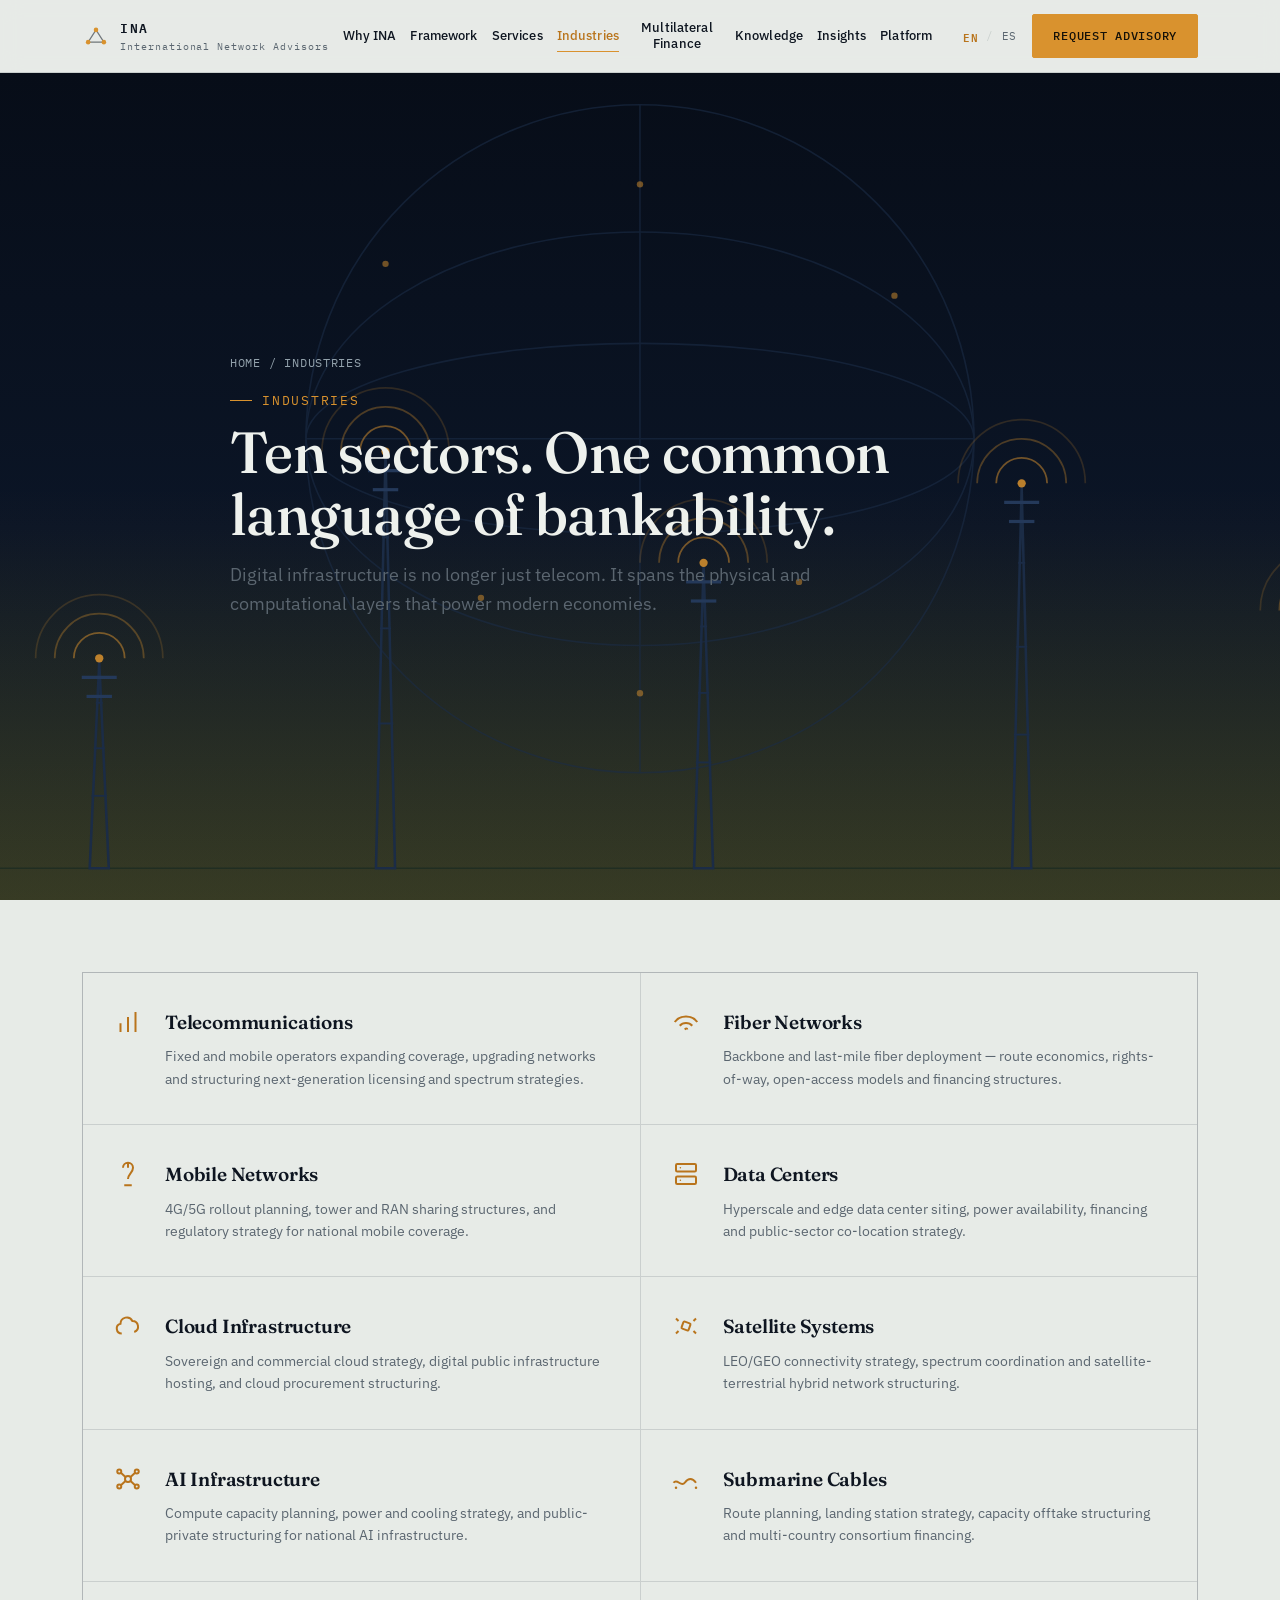
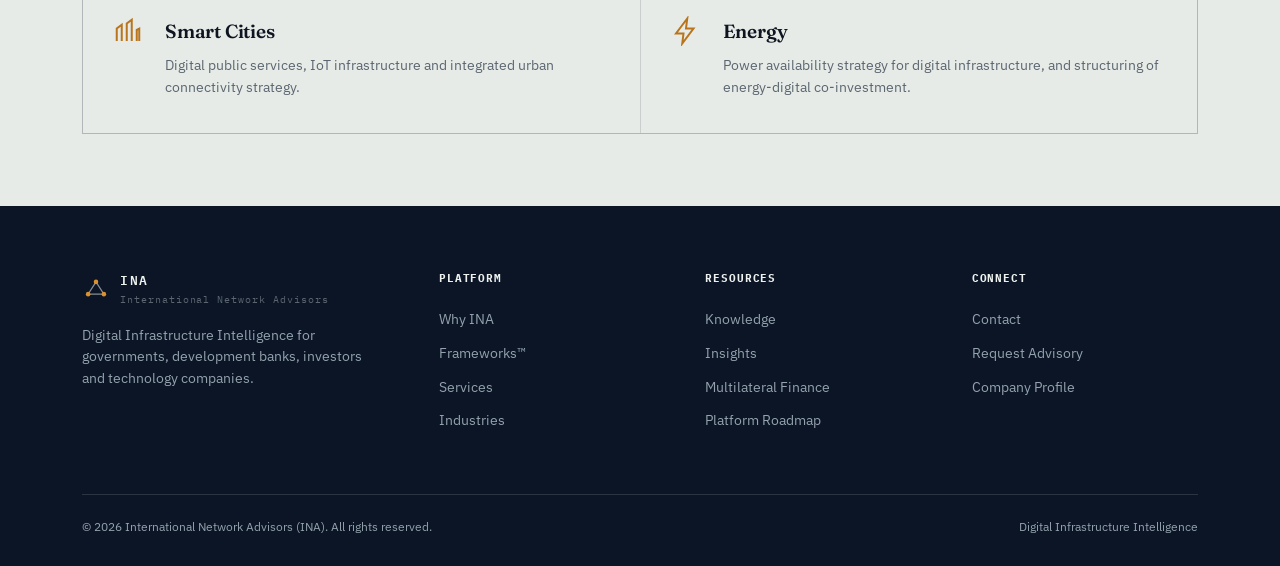
<file: industries.html>
<!DOCTYPE html>
<html lang="en">
<head>
<meta charset="UTF-8">
<meta name="viewport" content="width=device-width, initial-scale=1.0">
<title data-i18n-en="Industries — International Network Advisors" data-i18n-es="Industrias — International Network Advisors">Industries — International Network Advisors</title>
<meta name="description" data-i18n-attr="content" data-i18n-en="Ten digital infrastructure sectors covered by INA's advisory practice." data-i18n-es="Diez sectores de infraestructura digital cubiertos por la práctica de asesoría de INA." content="Ten digital infrastructure sectors covered by INA's advisory practice.">
<link rel="preconnect" href="https://fonts.googleapis.com">
<link rel="preconnect" href="https://fonts.gstatic.com" crossorigin>
<link href="https://fonts.googleapis.com/css2?family=Fraunces:ital,opsz,wght@0,9..144,400;0,9..144,500;0,9..144,600;1,9..144,500;1,9..144,600&family=IBM+Plex+Sans:wght@400;500;600&family=IBM+Plex+Mono:wght@400;500&display=swap" rel="stylesheet">
<link rel="stylesheet" href="assets/style.css">
</head>
<body>
<header class="site">
  <div class="wrap nav">
    <a href="index.html" class="brand">
      <svg class="logo-mark" viewBox="0 0 32 32" width="28" height="28" aria-hidden="true"><path d="M7 23 16 9 25 23M7 23H25" stroke="currentColor" stroke-width="1.4" fill="none" opacity=".55"/><circle cx="7" cy="23" r="2.6" fill="var(--amber)"/><circle cx="16" cy="9" r="2.6" fill="var(--amber)"/><circle cx="25" cy="23" r="2.6" fill="var(--amber)"/></svg>
      <span class="word"><b>INA</b><span><span data-i18n="brand.tagline">International Network Advisors</span></span></span>
    </a>
    <nav class="links">
      <a href="why-ina.html"><span data-i18n="nav.why">Why INA</span></a><a href="framework.html"><span data-i18n="nav.framework">Framework</span></a><a href="services.html"><span data-i18n="nav.services">Services</span></a><a href="industries.html" class="current"><span data-i18n="nav.industries">Industries</span></a><a href="finance.html"><span class="nl2" data-i18n="nav.finance">Multilateral Finance</span></a><a href="knowledge.html"><span data-i18n="nav.knowledge">Knowledge</span></a><a href="insights.html"><span data-i18n="nav.insights">Insights</span></a><a href="platform.html"><span data-i18n="nav.platform">Platform</span></a>
    </nav>
    <div class="lang-switch" aria-label="Language">
      <button class="lang-btn" data-lang="en">EN</button><span>/</span><button class="lang-btn" data-lang="es">ES</button>
    </div>
    <a href="contact.html" class="btn amber"><span data-i18n="nav.cta">Request Advisory</span></a>
    <button class="navToggle" aria-label="Toggle menu" id="navToggle">
      <svg width="22" height="22" viewBox="0 0 24 24" fill="none" stroke="currentColor" stroke-width="1.6"><path d="M3 6h18M3 12h18M3 18h18"/></svg>
    </button>
  </div>
  <div id="mobileMenu" style="display:none; border-top:1px solid var(--paper-line); background:var(--paper);">
    <div class="wrap" style="display:flex; flex-direction:column; padding:18px 32px; gap:16px;">
      <a href="why-ina.html"><span data-i18n="nav.why">Why INA</span></a><a href="framework.html"><span data-i18n="nav.framework">Framework</span></a><a href="services.html"><span data-i18n="nav.services">Services</span></a><a href="industries.html"><span data-i18n="nav.industries">Industries</span></a><a href="finance.html"><span class="nl2" data-i18n="nav.finance">Multilateral Finance</span></a><a href="knowledge.html"><span data-i18n="nav.knowledge">Knowledge</span></a><a href="insights.html"><span data-i18n="nav.insights">Insights</span></a><a href="platform.html"><span data-i18n="nav.platform">Platform</span></a><a href="contact.html"><span data-i18n="nav.contact">Contact</span></a>
      <div class="lang-switch" style="margin-top:6px;"><button class="lang-btn" data-lang="en">EN</button><span>/</span><button class="lang-btn" data-lang="es">ES</button></div>
    </div>
  </div>
</header>
<section class="page-hero"></span>
  <div class="wrap">
    <div class="breadcrumb"><a href="index.html">Home</a><span>/</span><span><span data-i18n="crumb.industries">Industries</span></span></div>
    <span class="eyebrow on-dark"><span data-i18n="crumb.industries">Industries</span></span>
    <h1 class="h-page"><span data-i18n="ind.hero.title">Ten sectors. One common language of bankability.</span></h1>
    <p class="lede"><span data-i18n="ind.hero.lede">Digital infrastructure is no longer just telecom. It spans the physical and computational layers that power modern economies.</span></p>
  </div>
</section>
<section class="tight"><div class="wrap"><div class="industry-detail-grid"><div class="industry-detail reveal"><svg viewBox="0 0 24 24" fill="none" stroke="currentColor" stroke-width="1.6"><path d="M6 20V13M12 20V8M18 20V4"/></svg><div><h3><span data-i18n="ind.telecom">Telecommunications</span></h3><p><span data-i18n="ind.telecom.d">Fixed and mobile operators expanding coverage, upgrading networks and structuring next-generation licensing and spectrum strategies.</span></p></div></div><div class="industry-detail reveal"><svg viewBox="0 0 24 24" fill="none" stroke="currentColor" stroke-width="1.6"><path d="M3 12c4-6 14-6 18 0M7 15c2.5-3 7.5-3 10 0M11 18c1-1 2-1 2 0"/></svg><div><h3><span data-i18n="ind.fiber">Fiber Networks</span></h3><p><span data-i18n="ind.fiber.d">Backbone and last-mile fiber deployment — route economics, rights-of-way, open-access models and financing structures.</span></p></div></div><div class="industry-detail reveal"><svg viewBox="0 0 24 24" fill="none" stroke="currentColor" stroke-width="1.6"><path d="M12 3v4M9 21h6M8 7a4 4 0 0 1 8 0c0 4-4 5-4 9"/></svg><div><h3><span data-i18n="ind.mobile">Mobile Networks</span></h3><p><span data-i18n="ind.mobile.d">4G/5G rollout planning, tower and RAN sharing structures, and regulatory strategy for national mobile coverage.</span></p></div></div><div class="industry-detail reveal"><svg viewBox="0 0 24 24" fill="none" stroke="currentColor" stroke-width="1.6"><rect x="4" y="4" width="16" height="6" rx="1"/><rect x="4" y="14" width="16" height="6" rx="1"/><circle cx="7.5" cy="7" r=".6" fill="currentColor" stroke="none"/><circle cx="7.5" cy="17" r=".6" fill="currentColor" stroke="none"/></svg><div><h3><span data-i18n="ind.datacenter">Data Centers</span></h3><p><span data-i18n="ind.datacenter.d">Hyperscale and edge data center siting, power availability, financing and public-sector co-location strategy.</span></p></div></div><div class="industry-detail reveal"><svg viewBox="0 0 24 24" fill="none" stroke="currentColor" stroke-width="1.6"><path d="M7 18a4 4 0 0 1-1-7.87A5 5 0 0 1 15.5 8a4.5 4.5 0 0 1 1.5 8.75"/></svg><div><h3><span data-i18n="ind.cloud">Cloud Infrastructure</span></h3><p><span data-i18n="ind.cloud.d">Sovereign and commercial cloud strategy, digital public infrastructure hosting, and cloud procurement structuring.</span></p></div></div><div class="industry-detail reveal"><svg viewBox="0 0 24 24" fill="none" stroke="currentColor" stroke-width="1.6"><rect x="9" y="9" width="6" height="6" rx="1" transform="rotate(20 12 12)"/><path d="M4 6l2 2M20 6l-2 2M4 18l2-2M20 18l-2-2"/></svg><div><h3><span data-i18n="ind.satellite">Satellite Systems</span></h3><p><span data-i18n="ind.satellite.d">LEO/GEO connectivity strategy, spectrum coordination and satellite-terrestrial hybrid network structuring.</span></p></div></div><div class="industry-detail reveal"><svg viewBox="0 0 24 24" fill="none" stroke="currentColor" stroke-width="1.6"><circle cx="12" cy="12" r="2.4"/><circle cx="5" cy="6" r="1.6"/><circle cx="19" cy="6" r="1.6"/><circle cx="5" cy="18" r="1.6"/><circle cx="19" cy="18" r="1.6"/><path d="M10.2 10.6 6.3 7M13.8 10.6 17.7 7M10.2 13.4 6.3 17M13.8 13.4 17.7 17"/></svg><div><h3><span data-i18n="ind.ai">AI Infrastructure</span></h3><p><span data-i18n="ind.ai.d">Compute capacity planning, power and cooling strategy, and public-private structuring for national AI infrastructure.</span></p></div></div><div class="industry-detail reveal"><svg viewBox="0 0 24 24" fill="none" stroke="currentColor" stroke-width="1.6"><path d="M2 15c3-4 6 4 9 0s6-4 9 0"/><circle cx="4" cy="19" r="1" fill="currentColor" stroke="none"/><circle cx="20" cy="19" r="1" fill="currentColor" stroke="none"/></svg><div><h3><span data-i18n="ind.subcable">Submarine Cables</span></h3><p><span data-i18n="ind.subcable.d">Route planning, landing station strategy, capacity offtake structuring and multi-country consortium financing.</span></p></div></div><div class="industry-detail reveal"><svg viewBox="0 0 24 24" fill="none" stroke="currentColor" stroke-width="1.6"><path d="M3 20V10l4-3v13M11 20V6l4-3v17M19 20v-9l2-1v10"/></svg><div><h3><span data-i18n="ind.smartcity">Smart Cities</span></h3><p><span data-i18n="ind.smartcity.d">Digital public services, IoT infrastructure and integrated urban connectivity strategy.</span></p></div></div><div class="industry-detail reveal"><svg viewBox="0 0 24 24" fill="none" stroke="currentColor" stroke-width="1.6"><path d="M13 2 4 14h6l-1 8 9-12h-6z"/></svg><div><h3><span data-i18n="ind.energy">Energy</span></h3><p><span data-i18n="ind.energy.d">Power availability strategy for digital infrastructure, and structuring of energy-digital co-investment.</span></p></div></div></div></div></section><footer>
  <div class="wrap">
    <div class="foot-grid">
      <div>
        <span class="brand" style="color:var(--text-on-dark);">
          <svg class="logo-mark" viewBox="0 0 32 32" width="28" height="28" aria-hidden="true"><path d="M7 23 16 9 25 23M7 23H25" stroke="currentColor" stroke-width="1.4" fill="none" opacity=".55"/><circle cx="7" cy="23" r="2.6" fill="var(--amber)"/><circle cx="16" cy="9" r="2.6" fill="var(--amber)"/><circle cx="25" cy="23" r="2.6" fill="var(--amber)"/></svg>
          <span class="word" style="color:var(--text-on-dark);"><b>INA</b><span style="color:var(--muted-on-dark);"><span data-i18n="brand.tagline">International Network Advisors</span></span></span>
        </span>
        <p style="margin-top:18px; font-size:13.5px; max-width:280px;"><span data-i18n="footer.tagline">Digital Infrastructure Intelligence for governments, development banks, investors and technology companies.</span></p>
      </div>
      <div>
        <h5><span data-i18n="footer.h.platform">Platform</span></h5>
        <ul><li><a href="why-ina.html"><span data-i18n="nav.why">Why INA</span></a></li><li><a href="framework.html"><span data-i18n="footer.frameworks">Frameworks&trade;</span></a></li><li><a href="services.html"><span data-i18n="nav.services">Services</span></a></li><li><a href="industries.html"><span data-i18n="nav.industries">Industries</span></a></li></ul>
      </div>
      <div>
        <h5><span data-i18n="footer.h.resources">Resources</span></h5>
        <ul><li><a href="knowledge.html"><span data-i18n="nav.knowledge">Knowledge</span></a></li><li><a href="insights.html"><span data-i18n="nav.insights">Insights</span></a></li><li><a href="finance.html"><span data-i18n="footer.finance">Multilateral Finance</span></a></li><li><a href="platform.html"><span data-i18n="footer.roadmap">Platform Roadmap</span></a></li></ul>
      </div>
      <div>
        <h5><span data-i18n="footer.h.connect">Connect</span></h5>
        <ul><li><a href="contact.html"><span data-i18n="footer.contact">Contact</span></a></li><li><a href="contact.html"><span data-i18n="footer.request">Request Advisory</span></a></li><li><a href="contact.html"><span data-i18n="footer.profile">Company Profile</span></a></li></ul>
      </div>
    </div>
    <div class="foot-bottom">
      <span><span data-i18n="footer.rights">&copy; 2026 International Network Advisors (INA). All rights reserved.</span></span>
      <span><span data-i18n="footer.tag2">Digital Infrastructure Intelligence</span></span>
    </div>
  </div>
</footer>
<script src="assets/i18n.js"></script>
<script src="assets/script.js"></script>
</body>
</html>
</file>
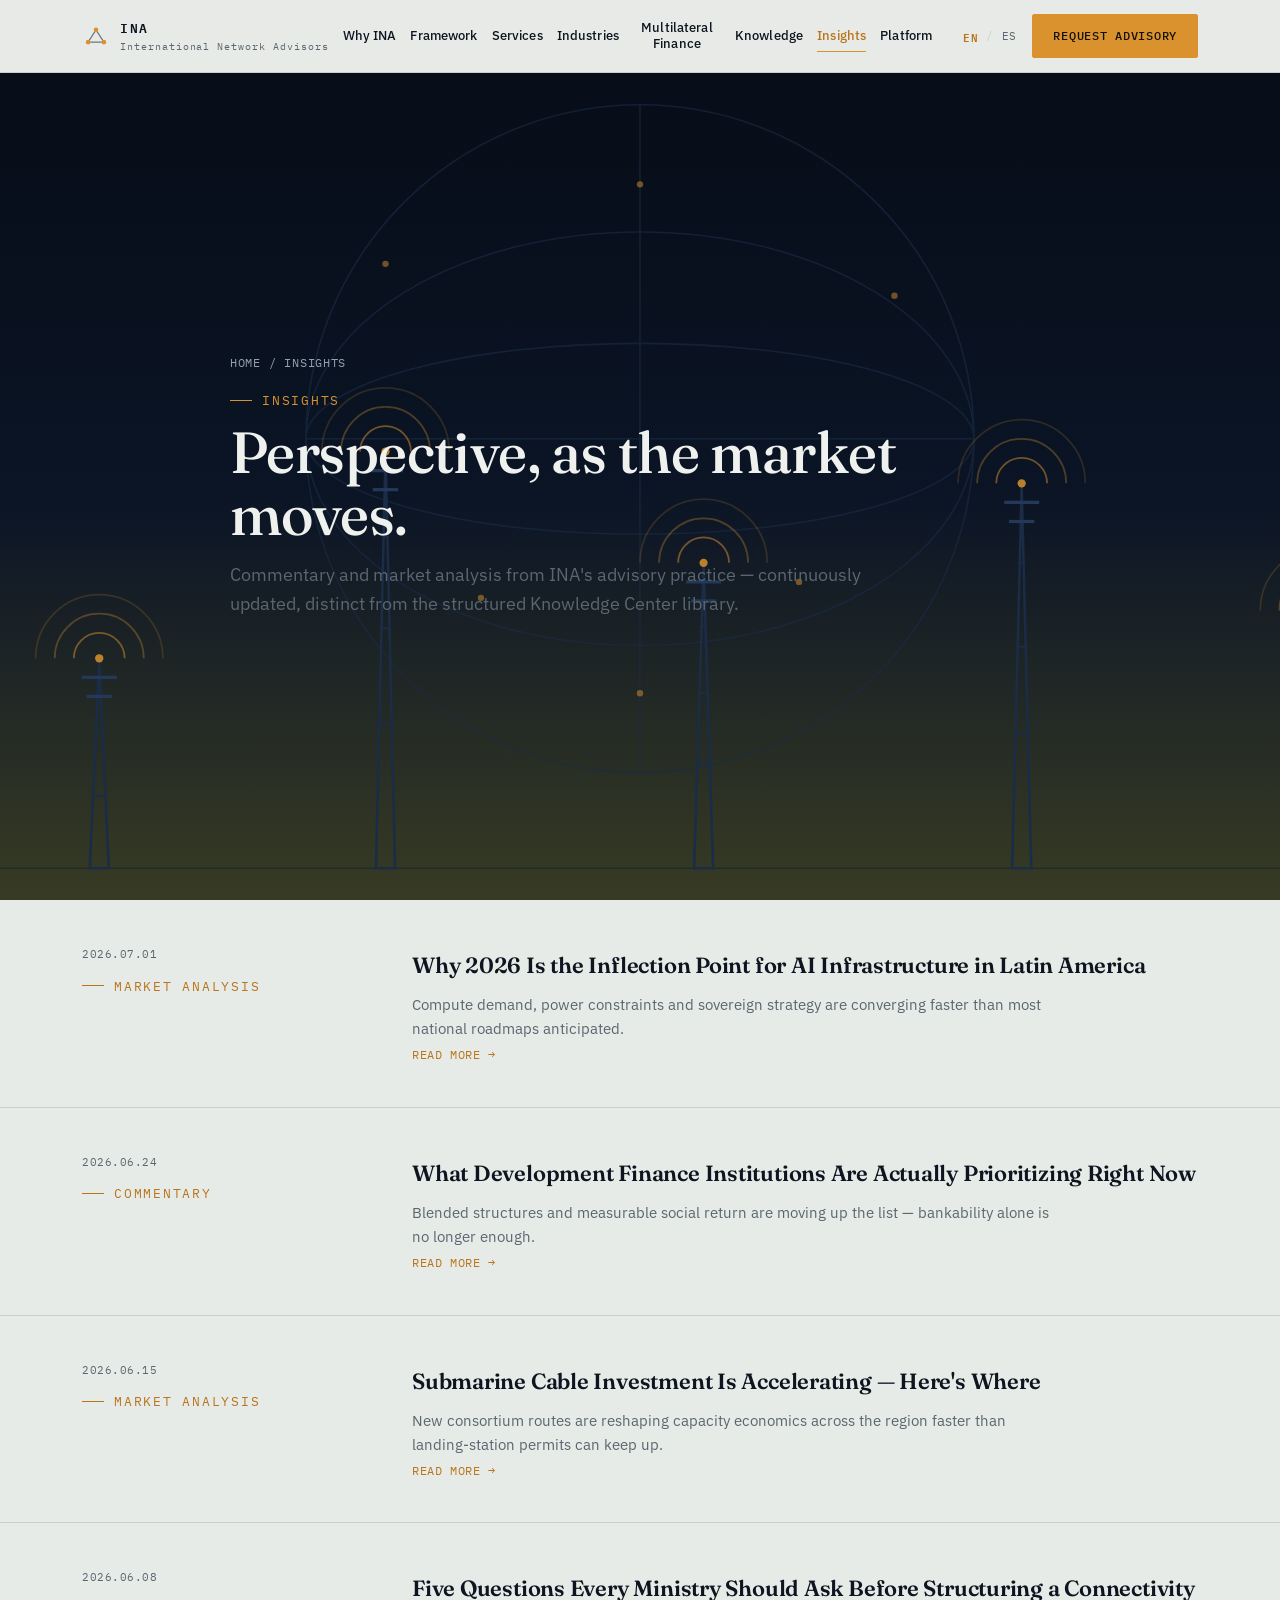
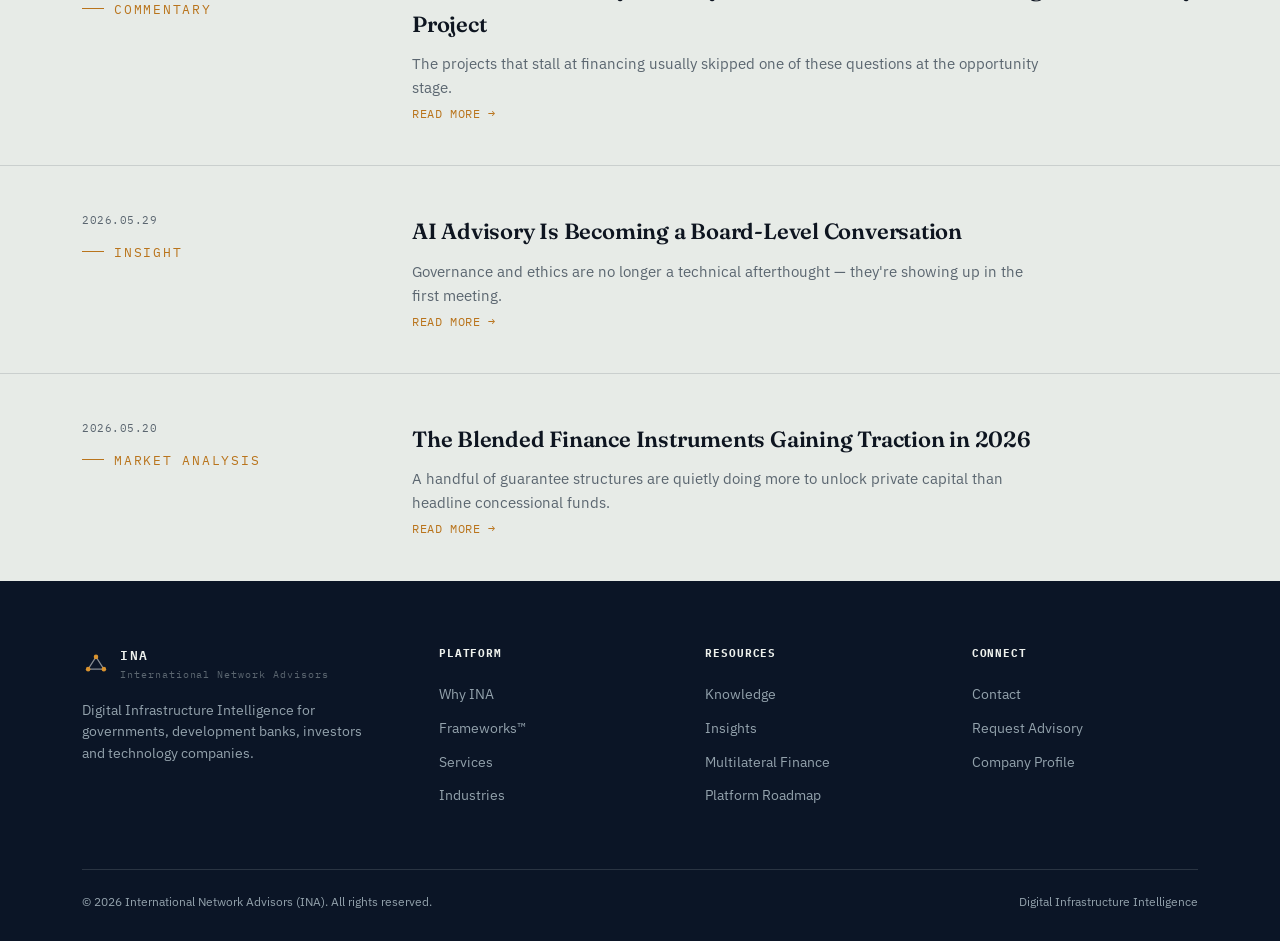
<file: insights.html>
<!DOCTYPE html>
<html lang="en">
<head>
<meta charset="UTF-8">
<meta name="viewport" content="width=device-width, initial-scale=1.0">
<title data-i18n-en="Insights — International Network Advisors" data-i18n-es="Insights — International Network Advisors">Insights — International Network Advisors</title>
<meta name="description" data-i18n-attr="content" data-i18n-en="Commentary and market analysis on digital infrastructure, project finance and AI adoption from INA." data-i18n-es="Comentario y análisis de mercado sobre infraestructura digital, financiamiento de proyectos y adopción de IA de INA." content="Commentary and market analysis on digital infrastructure, project finance and AI adoption from INA.">
<link rel="preconnect" href="https://fonts.googleapis.com">
<link rel="preconnect" href="https://fonts.gstatic.com" crossorigin>
<link href="https://fonts.googleapis.com/css2?family=Fraunces:ital,opsz,wght@0,9..144,400;0,9..144,500;0,9..144,600;1,9..144,500;1,9..144,600&family=IBM+Plex+Sans:wght@400;500;600&family=IBM+Plex+Mono:wght@400;500&display=swap" rel="stylesheet">
<link rel="stylesheet" href="assets/style.css">
</head>
<body>
<header class="site">
  <div class="wrap nav">
    <a href="index.html" class="brand">
      <svg class="logo-mark" viewBox="0 0 32 32" width="28" height="28" aria-hidden="true"><path d="M7 23 16 9 25 23M7 23H25" stroke="currentColor" stroke-width="1.4" fill="none" opacity=".55"/><circle cx="7" cy="23" r="2.6" fill="var(--amber)"/><circle cx="16" cy="9" r="2.6" fill="var(--amber)"/><circle cx="25" cy="23" r="2.6" fill="var(--amber)"/></svg>
      <span class="word"><b>INA</b><span><span data-i18n="brand.tagline">International Network Advisors</span></span></span>
    </a>
    <nav class="links">
      <a href="why-ina.html"><span data-i18n="nav.why">Why INA</span></a><a href="framework.html"><span data-i18n="nav.framework">Framework</span></a><a href="services.html"><span data-i18n="nav.services">Services</span></a><a href="industries.html"><span data-i18n="nav.industries">Industries</span></a><a href="finance.html"><span class="nl2" data-i18n="nav.finance">Multilateral Finance</span></a><a href="knowledge.html"><span data-i18n="nav.knowledge">Knowledge</span></a><a href="insights.html" class="current"><span data-i18n="nav.insights">Insights</span></a><a href="platform.html"><span data-i18n="nav.platform">Platform</span></a>
    </nav>
    <div class="lang-switch" aria-label="Language">
      <button class="lang-btn" data-lang="en">EN</button><span>/</span><button class="lang-btn" data-lang="es">ES</button>
    </div>
    <a href="contact.html" class="btn amber"><span data-i18n="nav.cta">Request Advisory</span></a>
    <button class="navToggle" aria-label="Toggle menu" id="navToggle">
      <svg width="22" height="22" viewBox="0 0 24 24" fill="none" stroke="currentColor" stroke-width="1.6"><path d="M3 6h18M3 12h18M3 18h18"/></svg>
    </button>
  </div>
  <div id="mobileMenu" style="display:none; border-top:1px solid var(--paper-line); background:var(--paper);">
    <div class="wrap" style="display:flex; flex-direction:column; padding:18px 32px; gap:16px;">
      <a href="why-ina.html"><span data-i18n="nav.why">Why INA</span></a><a href="framework.html"><span data-i18n="nav.framework">Framework</span></a><a href="services.html"><span data-i18n="nav.services">Services</span></a><a href="industries.html"><span data-i18n="nav.industries">Industries</span></a><a href="finance.html"><span class="nl2" data-i18n="nav.finance">Multilateral Finance</span></a><a href="knowledge.html"><span data-i18n="nav.knowledge">Knowledge</span></a><a href="insights.html"><span data-i18n="nav.insights">Insights</span></a><a href="platform.html"><span data-i18n="nav.platform">Platform</span></a><a href="contact.html"><span data-i18n="nav.contact">Contact</span></a>
      <div class="lang-switch" style="margin-top:6px;"><button class="lang-btn" data-lang="en">EN</button><span>/</span><button class="lang-btn" data-lang="es">ES</button></div>
    </div>
  </div>
</header>
<section class="page-hero"></span>
  <div class="wrap">
    <div class="breadcrumb"><a href="index.html">Home</a><span>/</span><span><span data-i18n="crumb.insights">Insights</span></span></div>
    <span class="eyebrow on-dark"><span data-i18n="ins.hero.eyebrow">Insights</span></span>
    <h1 class="h-page"><span data-i18n="ins.hero.title">Perspective, as the market moves.</span></h1>
    <p class="lede"><span data-i18n="ins.hero.lede">Commentary and market analysis from INA's advisory practice — continuously updated, distinct from the structured Knowledge Center library.</span></p>
  </div>
</section>
<div class="service-detail" style="padding:40px 0;">
  <div class="wrap service-detail-grid">
    <div><span style="font-family:var(--mono); font-size:11px; color:var(--muted); letter-spacing:.05em;">2026.07.01</span><div class="eyebrow" style="margin-top:10px;"><span data-i18n="ins.tag.market">Market Analysis</span></div></div>
    <div><h3 style="font-size:22px;"><span data-i18n="ins1.t">Why 2026 Is the Inflection Point for AI Infrastructure in Latin America</span></h3><p style="color:var(--muted); font-size:15px; max-width:640px; margin-top:10px;"><span data-i18n="ins1.d">Compute demand, power constraints and sovereign strategy are converging faster than most national roadmaps anticipated.</span></p><a href="knowledge.html" style="font-family:var(--mono); font-size:12px; text-transform:uppercase; letter-spacing:.05em; color:var(--amber-deep);"><span data-i18n="ins.readmore">Read more &rarr;</span></a></div>
  </div>
</div>
<div class="service-detail" style="padding:40px 0;">
  <div class="wrap service-detail-grid">
    <div><span style="font-family:var(--mono); font-size:11px; color:var(--muted); letter-spacing:.05em;">2026.06.24</span><div class="eyebrow" style="margin-top:10px;"><span data-i18n="ins.tag.commentary">Commentary</span></div></div>
    <div><h3 style="font-size:22px;"><span data-i18n="ins2.t">What Development Finance Institutions Are Actually Prioritizing Right Now</span></h3><p style="color:var(--muted); font-size:15px; max-width:640px; margin-top:10px;"><span data-i18n="ins2.d">Blended structures and measurable social return are moving up the list — bankability alone is no longer enough.</span></p><a href="knowledge.html" style="font-family:var(--mono); font-size:12px; text-transform:uppercase; letter-spacing:.05em; color:var(--amber-deep);"><span data-i18n="ins.readmore">Read more &rarr;</span></a></div>
  </div>
</div>
<div class="service-detail" style="padding:40px 0;">
  <div class="wrap service-detail-grid">
    <div><span style="font-family:var(--mono); font-size:11px; color:var(--muted); letter-spacing:.05em;">2026.06.15</span><div class="eyebrow" style="margin-top:10px;"><span data-i18n="ins.tag.market">Market Analysis</span></div></div>
    <div><h3 style="font-size:22px;"><span data-i18n="ins3.t">Submarine Cable Investment Is Accelerating — Here's Where</span></h3><p style="color:var(--muted); font-size:15px; max-width:640px; margin-top:10px;"><span data-i18n="ins3.d">New consortium routes are reshaping capacity economics across the region faster than landing-station permits can keep up.</span></p><a href="knowledge.html" style="font-family:var(--mono); font-size:12px; text-transform:uppercase; letter-spacing:.05em; color:var(--amber-deep);"><span data-i18n="ins.readmore">Read more &rarr;</span></a></div>
  </div>
</div>
<div class="service-detail" style="padding:40px 0;">
  <div class="wrap service-detail-grid">
    <div><span style="font-family:var(--mono); font-size:11px; color:var(--muted); letter-spacing:.05em;">2026.06.08</span><div class="eyebrow" style="margin-top:10px;"><span data-i18n="ins.tag.commentary">Commentary</span></div></div>
    <div><h3 style="font-size:22px;"><span data-i18n="ins4.t">Five Questions Every Ministry Should Ask Before Structuring a Connectivity Project</span></h3><p style="color:var(--muted); font-size:15px; max-width:640px; margin-top:10px;"><span data-i18n="ins4.d">The projects that stall at financing usually skipped one of these questions at the opportunity stage.</span></p><a href="knowledge.html" style="font-family:var(--mono); font-size:12px; text-transform:uppercase; letter-spacing:.05em; color:var(--amber-deep);"><span data-i18n="ins.readmore">Read more &rarr;</span></a></div>
  </div>
</div>
<div class="service-detail" style="padding:40px 0;">
  <div class="wrap service-detail-grid">
    <div><span style="font-family:var(--mono); font-size:11px; color:var(--muted); letter-spacing:.05em;">2026.05.29</span><div class="eyebrow" style="margin-top:10px;"><span data-i18n="ins.tag.insight">Insight</span></div></div>
    <div><h3 style="font-size:22px;"><span data-i18n="ins5.t">AI Advisory Is Becoming a Board-Level Conversation</span></h3><p style="color:var(--muted); font-size:15px; max-width:640px; margin-top:10px;"><span data-i18n="ins5.d">Governance and ethics are no longer a technical afterthought — they're showing up in the first meeting.</span></p><a href="knowledge.html" style="font-family:var(--mono); font-size:12px; text-transform:uppercase; letter-spacing:.05em; color:var(--amber-deep);"><span data-i18n="ins.readmore">Read more &rarr;</span></a></div>
  </div>
</div>
<div class="service-detail" style="padding:40px 0;">
  <div class="wrap service-detail-grid">
    <div><span style="font-family:var(--mono); font-size:11px; color:var(--muted); letter-spacing:.05em;">2026.05.20</span><div class="eyebrow" style="margin-top:10px;"><span data-i18n="ins.tag.market">Market Analysis</span></div></div>
    <div><h3 style="font-size:22px;"><span data-i18n="ins6.t">The Blended Finance Instruments Gaining Traction in 2026</span></h3><p style="color:var(--muted); font-size:15px; max-width:640px; margin-top:10px;"><span data-i18n="ins6.d">A handful of guarantee structures are quietly doing more to unlock private capital than headline concessional funds.</span></p><a href="knowledge.html" style="font-family:var(--mono); font-size:12px; text-transform:uppercase; letter-spacing:.05em; color:var(--amber-deep);"><span data-i18n="ins.readmore">Read more &rarr;</span></a></div>
  </div>
</div>
<footer>
  <div class="wrap">
    <div class="foot-grid">
      <div>
        <span class="brand" style="color:var(--text-on-dark);">
          <svg class="logo-mark" viewBox="0 0 32 32" width="28" height="28" aria-hidden="true"><path d="M7 23 16 9 25 23M7 23H25" stroke="currentColor" stroke-width="1.4" fill="none" opacity=".55"/><circle cx="7" cy="23" r="2.6" fill="var(--amber)"/><circle cx="16" cy="9" r="2.6" fill="var(--amber)"/><circle cx="25" cy="23" r="2.6" fill="var(--amber)"/></svg>
          <span class="word" style="color:var(--text-on-dark);"><b>INA</b><span style="color:var(--muted-on-dark);"><span data-i18n="brand.tagline">International Network Advisors</span></span></span>
        </span>
        <p style="margin-top:18px; font-size:13.5px; max-width:280px;"><span data-i18n="footer.tagline">Digital Infrastructure Intelligence for governments, development banks, investors and technology companies.</span></p>
      </div>
      <div>
        <h5><span data-i18n="footer.h.platform">Platform</span></h5>
        <ul><li><a href="why-ina.html"><span data-i18n="nav.why">Why INA</span></a></li><li><a href="framework.html"><span data-i18n="footer.frameworks">Frameworks&trade;</span></a></li><li><a href="services.html"><span data-i18n="nav.services">Services</span></a></li><li><a href="industries.html"><span data-i18n="nav.industries">Industries</span></a></li></ul>
      </div>
      <div>
        <h5><span data-i18n="footer.h.resources">Resources</span></h5>
        <ul><li><a href="knowledge.html"><span data-i18n="nav.knowledge">Knowledge</span></a></li><li><a href="insights.html"><span data-i18n="nav.insights">Insights</span></a></li><li><a href="finance.html"><span data-i18n="footer.finance">Multilateral Finance</span></a></li><li><a href="platform.html"><span data-i18n="footer.roadmap">Platform Roadmap</span></a></li></ul>
      </div>
      <div>
        <h5><span data-i18n="footer.h.connect">Connect</span></h5>
        <ul><li><a href="contact.html"><span data-i18n="footer.contact">Contact</span></a></li><li><a href="contact.html"><span data-i18n="footer.request">Request Advisory</span></a></li><li><a href="contact.html"><span data-i18n="footer.profile">Company Profile</span></a></li></ul>
      </div>
    </div>
    <div class="foot-bottom">
      <span><span data-i18n="footer.rights">&copy; 2026 International Network Advisors (INA). All rights reserved.</span></span>
      <span><span data-i18n="footer.tag2">Digital Infrastructure Intelligence</span></span>
    </div>
  </div>
</footer>
<script src="assets/i18n.js"></script>
<script src="assets/script.js"></script>
</body>
</html>
</file>
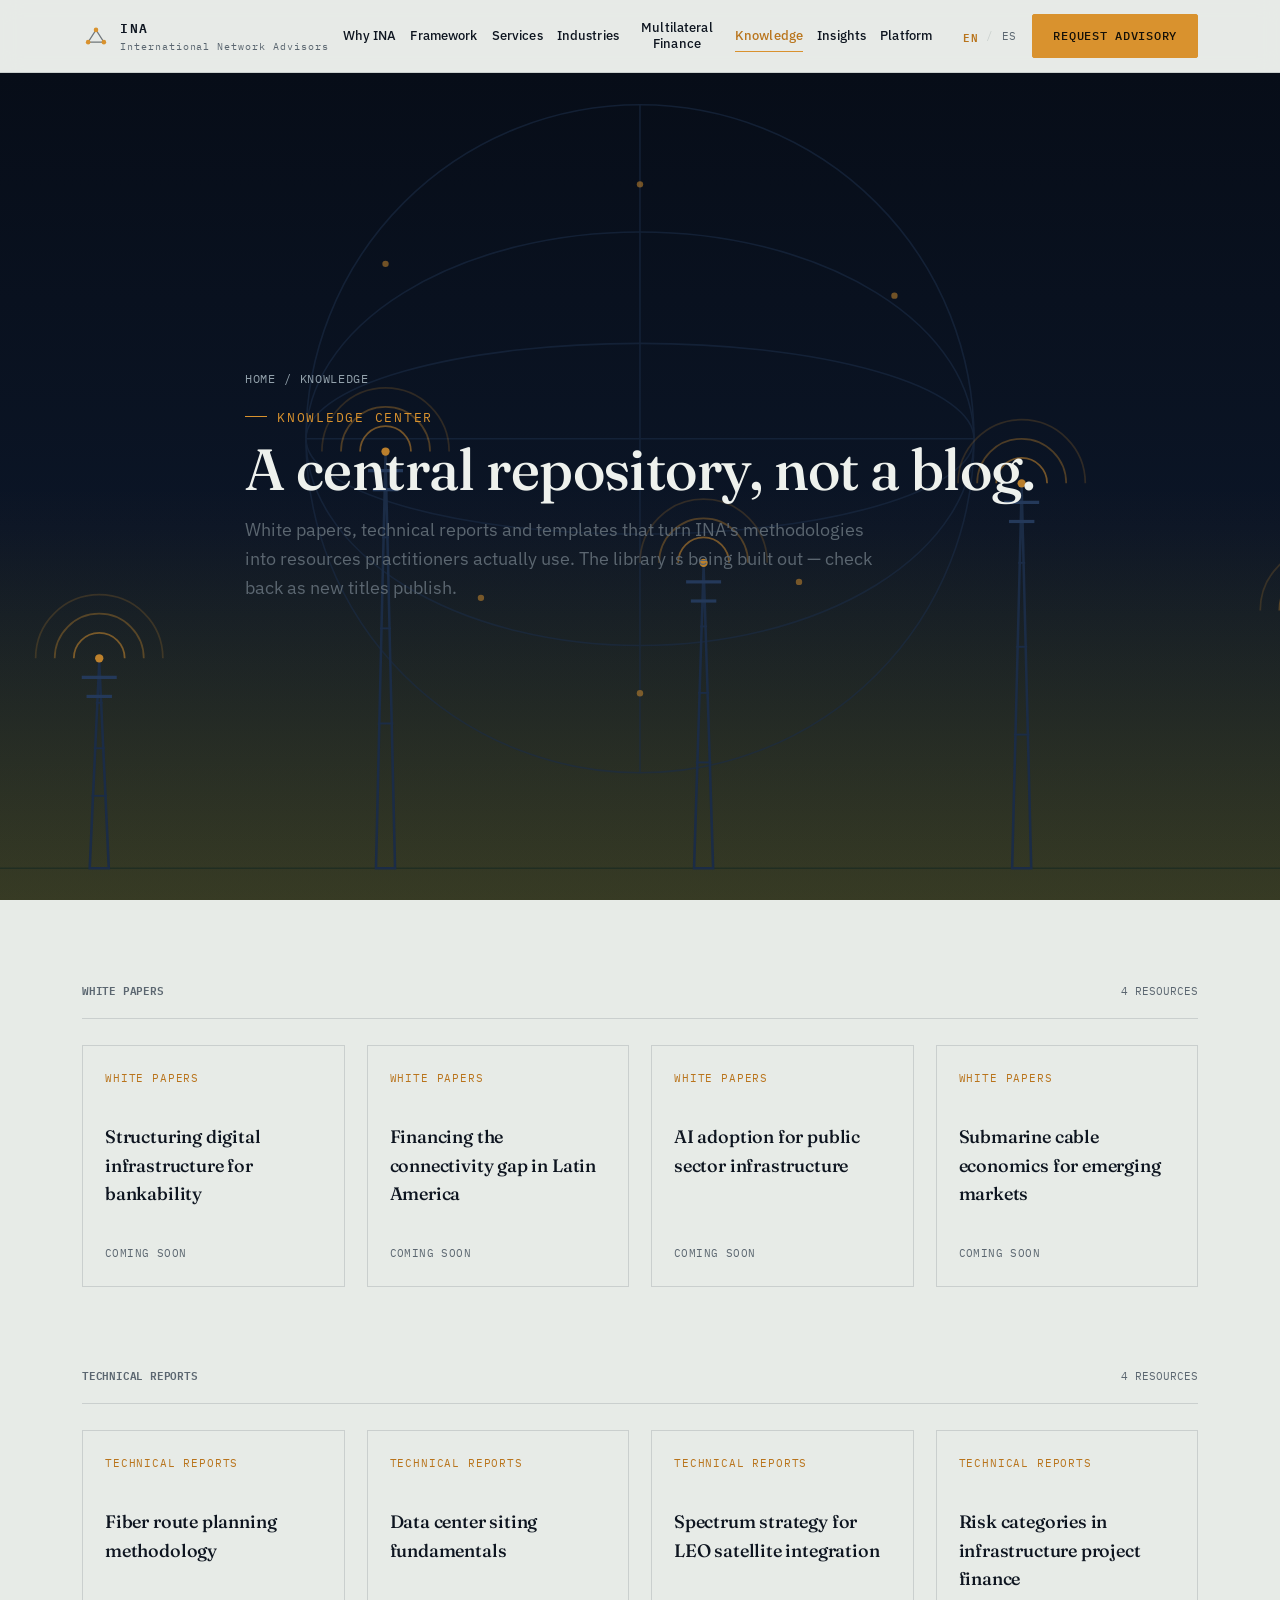
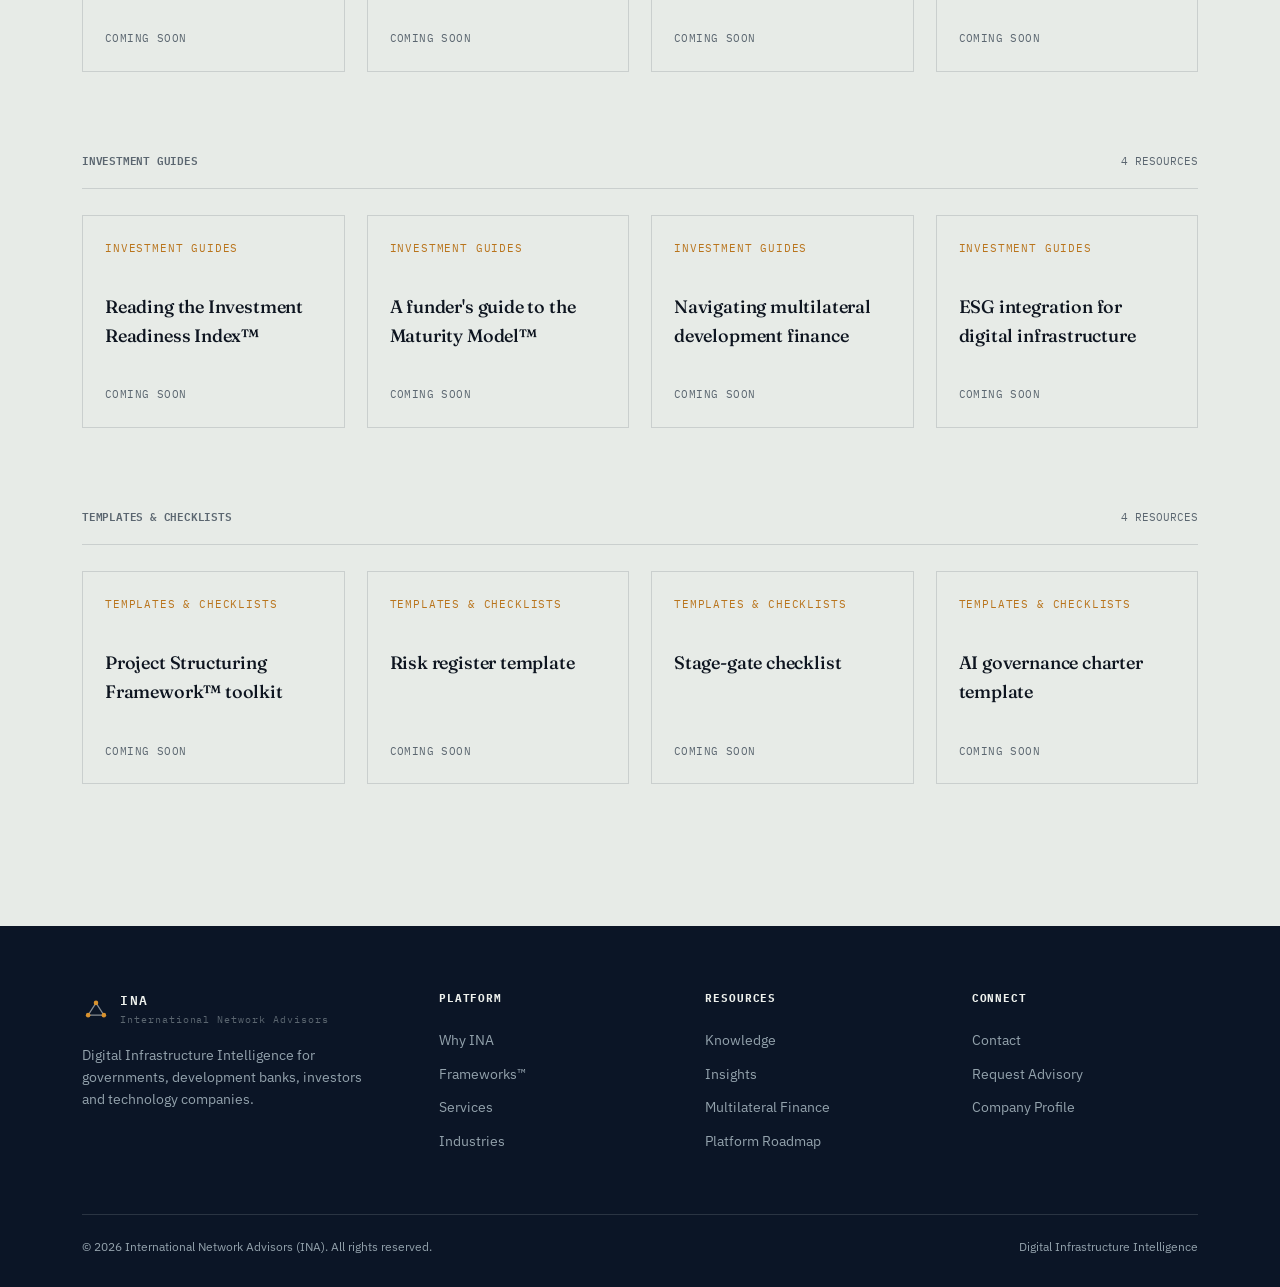
<file: knowledge.html>
<!DOCTYPE html>
<html lang="en">
<head>
<meta charset="UTF-8">
<meta name="viewport" content="width=device-width, initial-scale=1.0">
<title data-i18n-en="Knowledge Center — International Network Advisors" data-i18n-es="Centro de Conocimiento — International Network Advisors">Knowledge Center — International Network Advisors</title>
<meta name="description" data-i18n-attr="content" data-i18n-en="White papers, technical reports, investment guides and templates from INA." data-i18n-es="Documentos técnicos, informes, guías de inversión y plantillas de INA." content="White papers, technical reports, investment guides and templates from INA.">
<link rel="preconnect" href="https://fonts.googleapis.com">
<link rel="preconnect" href="https://fonts.gstatic.com" crossorigin>
<link href="https://fonts.googleapis.com/css2?family=Fraunces:ital,opsz,wght@0,9..144,400;0,9..144,500;0,9..144,600;1,9..144,500;1,9..144,600&family=IBM+Plex+Sans:wght@400;500;600&family=IBM+Plex+Mono:wght@400;500&display=swap" rel="stylesheet">
<link rel="stylesheet" href="assets/style.css">
</head>
<body>
<header class="site">
  <div class="wrap nav">
    <a href="index.html" class="brand">
      <svg class="logo-mark" viewBox="0 0 32 32" width="28" height="28" aria-hidden="true"><path d="M7 23 16 9 25 23M7 23H25" stroke="currentColor" stroke-width="1.4" fill="none" opacity=".55"/><circle cx="7" cy="23" r="2.6" fill="var(--amber)"/><circle cx="16" cy="9" r="2.6" fill="var(--amber)"/><circle cx="25" cy="23" r="2.6" fill="var(--amber)"/></svg>
      <span class="word"><b>INA</b><span><span data-i18n="brand.tagline">International Network Advisors</span></span></span>
    </a>
    <nav class="links">
      <a href="why-ina.html"><span data-i18n="nav.why">Why INA</span></a><a href="framework.html"><span data-i18n="nav.framework">Framework</span></a><a href="services.html"><span data-i18n="nav.services">Services</span></a><a href="industries.html"><span data-i18n="nav.industries">Industries</span></a><a href="finance.html"><span class="nl2" data-i18n="nav.finance">Multilateral Finance</span></a><a href="knowledge.html" class="current"><span data-i18n="nav.knowledge">Knowledge</span></a><a href="insights.html"><span data-i18n="nav.insights">Insights</span></a><a href="platform.html"><span data-i18n="nav.platform">Platform</span></a>
    </nav>
    <div class="lang-switch" aria-label="Language">
      <button class="lang-btn" data-lang="en">EN</button><span>/</span><button class="lang-btn" data-lang="es">ES</button>
    </div>
    <a href="contact.html" class="btn amber"><span data-i18n="nav.cta">Request Advisory</span></a>
    <button class="navToggle" aria-label="Toggle menu" id="navToggle">
      <svg width="22" height="22" viewBox="0 0 24 24" fill="none" stroke="currentColor" stroke-width="1.6"><path d="M3 6h18M3 12h18M3 18h18"/></svg>
    </button>
  </div>
  <div id="mobileMenu" style="display:none; border-top:1px solid var(--paper-line); background:var(--paper);">
    <div class="wrap" style="display:flex; flex-direction:column; padding:18px 32px; gap:16px;">
      <a href="why-ina.html"><span data-i18n="nav.why">Why INA</span></a><a href="framework.html"><span data-i18n="nav.framework">Framework</span></a><a href="services.html"><span data-i18n="nav.services">Services</span></a><a href="industries.html"><span data-i18n="nav.industries">Industries</span></a><a href="finance.html"><span class="nl2" data-i18n="nav.finance">Multilateral Finance</span></a><a href="knowledge.html"><span data-i18n="nav.knowledge">Knowledge</span></a><a href="insights.html"><span data-i18n="nav.insights">Insights</span></a><a href="platform.html"><span data-i18n="nav.platform">Platform</span></a><a href="contact.html"><span data-i18n="nav.contact">Contact</span></a>
      <div class="lang-switch" style="margin-top:6px;"><button class="lang-btn" data-lang="en">EN</button><span>/</span><button class="lang-btn" data-lang="es">ES</button></div>
    </div>
  </div>
</header>
<section class="page-hero"></span>
  <div class="wrap">
    <div class="breadcrumb"><a href="index.html">Home</a><span>/</span><span><span data-i18n="crumb.knowledge">Knowledge</span></span></div>
    <span class="eyebrow on-dark"><span data-i18n="know.hero.eyebrow">Knowledge Center</span></span>
    <h1 class="h-page"><span data-i18n="know.hero.title">A central repository, not a blog.</span></h1>
    <p class="lede"><span data-i18n="know.hero.lede">White papers, technical reports and templates that turn INA's methodologies into resources practitioners actually use. The library is being built out — check back as new titles publish.</span></p>
  </div>
</section>
<section class="tight"><div class="wrap"><div class="kcat reveal"><div class="kcat-head"><h3><span data-i18n="know.cat.wp">White Papers</span></h3><span>4 <span data-i18n="know.resources">resources</span></span></div><div class="knowledge-grid"><div class="k-card"><span class="kicon"><span data-i18n="know.cat.wp">White Papers</span></span><h4><span data-i18n="know.wp.1full">Structuring digital infrastructure for bankability</span></h4><span class="kfoot"><span data-i18n="know.comingsoon">Coming soon</span></span></div><div class="k-card"><span class="kicon"><span data-i18n="know.cat.wp">White Papers</span></span><h4><span data-i18n="know.wp.2">Financing the connectivity gap in Latin America</span></h4><span class="kfoot"><span data-i18n="know.comingsoon">Coming soon</span></span></div><div class="k-card"><span class="kicon"><span data-i18n="know.cat.wp">White Papers</span></span><h4><span data-i18n="know.wp.3">AI adoption for public sector infrastructure</span></h4><span class="kfoot"><span data-i18n="know.comingsoon">Coming soon</span></span></div><div class="k-card"><span class="kicon"><span data-i18n="know.cat.wp">White Papers</span></span><h4><span data-i18n="know.wp.4">Submarine cable economics for emerging markets</span></h4><span class="kfoot"><span data-i18n="know.comingsoon">Coming soon</span></span></div></div></div><div class="kcat reveal"><div class="kcat-head"><h3><span data-i18n="know.cat.tr">Technical Reports</span></h3><span>4 <span data-i18n="know.resources">resources</span></span></div><div class="knowledge-grid"><div class="k-card"><span class="kicon"><span data-i18n="know.cat.tr">Technical Reports</span></span><h4><span data-i18n="know.tr.1full">Fiber route planning methodology</span></h4><span class="kfoot"><span data-i18n="know.comingsoon">Coming soon</span></span></div><div class="k-card"><span class="kicon"><span data-i18n="know.cat.tr">Technical Reports</span></span><h4><span data-i18n="know.tr.2">Data center siting fundamentals</span></h4><span class="kfoot"><span data-i18n="know.comingsoon">Coming soon</span></span></div><div class="k-card"><span class="kicon"><span data-i18n="know.cat.tr">Technical Reports</span></span><h4><span data-i18n="know.tr.3">Spectrum strategy for LEO satellite integration</span></h4><span class="kfoot"><span data-i18n="know.comingsoon">Coming soon</span></span></div><div class="k-card"><span class="kicon"><span data-i18n="know.cat.tr">Technical Reports</span></span><h4><span data-i18n="know.tr.4">Risk categories in infrastructure project finance</span></h4><span class="kfoot"><span data-i18n="know.comingsoon">Coming soon</span></span></div></div></div><div class="kcat reveal"><div class="kcat-head"><h3><span data-i18n="know.cat.ig">Investment Guides</span></h3><span>4 <span data-i18n="know.resources">resources</span></span></div><div class="knowledge-grid"><div class="k-card"><span class="kicon"><span data-i18n="know.cat.ig">Investment Guides</span></span><h4><span data-i18n="know.ig.1full">Reading the Investment Readiness Index&trade;</span></h4><span class="kfoot"><span data-i18n="know.comingsoon">Coming soon</span></span></div><div class="k-card"><span class="kicon"><span data-i18n="know.cat.ig">Investment Guides</span></span><h4><span data-i18n="know.ig.2">A funder's guide to the Maturity Model&trade;</span></h4><span class="kfoot"><span data-i18n="know.comingsoon">Coming soon</span></span></div><div class="k-card"><span class="kicon"><span data-i18n="know.cat.ig">Investment Guides</span></span><h4><span data-i18n="know.ig.3">Navigating multilateral development finance</span></h4><span class="kfoot"><span data-i18n="know.comingsoon">Coming soon</span></span></div><div class="k-card"><span class="kicon"><span data-i18n="know.cat.ig">Investment Guides</span></span><h4><span data-i18n="know.ig.4">ESG integration for digital infrastructure</span></h4><span class="kfoot"><span data-i18n="know.comingsoon">Coming soon</span></span></div></div></div><div class="kcat reveal"><div class="kcat-head"><h3><span data-i18n="know.cat.tk">Templates &amp; Checklists</span></h3><span>4 <span data-i18n="know.resources">resources</span></span></div><div class="knowledge-grid"><div class="k-card"><span class="kicon"><span data-i18n="know.cat.tk">Templates &amp; Checklists</span></span><h4><span data-i18n="know.tk.1full">Project Structuring Framework&trade; toolkit</span></h4><span class="kfoot"><span data-i18n="know.comingsoon">Coming soon</span></span></div><div class="k-card"><span class="kicon"><span data-i18n="know.cat.tk">Templates &amp; Checklists</span></span><h4><span data-i18n="know.tk.2">Risk register template</span></h4><span class="kfoot"><span data-i18n="know.comingsoon">Coming soon</span></span></div><div class="k-card"><span class="kicon"><span data-i18n="know.cat.tk">Templates &amp; Checklists</span></span><h4><span data-i18n="know.tk.3">Stage-gate checklist</span></h4><span class="kfoot"><span data-i18n="know.comingsoon">Coming soon</span></span></div><div class="k-card"><span class="kicon"><span data-i18n="know.cat.tk">Templates &amp; Checklists</span></span><h4><span data-i18n="know.tk.4">AI governance charter template</span></h4><span class="kfoot"><span data-i18n="know.comingsoon">Coming soon</span></span></div></div></div></div></section><footer>
  <div class="wrap">
    <div class="foot-grid">
      <div>
        <span class="brand" style="color:var(--text-on-dark);">
          <svg class="logo-mark" viewBox="0 0 32 32" width="28" height="28" aria-hidden="true"><path d="M7 23 16 9 25 23M7 23H25" stroke="currentColor" stroke-width="1.4" fill="none" opacity=".55"/><circle cx="7" cy="23" r="2.6" fill="var(--amber)"/><circle cx="16" cy="9" r="2.6" fill="var(--amber)"/><circle cx="25" cy="23" r="2.6" fill="var(--amber)"/></svg>
          <span class="word" style="color:var(--text-on-dark);"><b>INA</b><span style="color:var(--muted-on-dark);"><span data-i18n="brand.tagline">International Network Advisors</span></span></span>
        </span>
        <p style="margin-top:18px; font-size:13.5px; max-width:280px;"><span data-i18n="footer.tagline">Digital Infrastructure Intelligence for governments, development banks, investors and technology companies.</span></p>
      </div>
      <div>
        <h5><span data-i18n="footer.h.platform">Platform</span></h5>
        <ul><li><a href="why-ina.html"><span data-i18n="nav.why">Why INA</span></a></li><li><a href="framework.html"><span data-i18n="footer.frameworks">Frameworks&trade;</span></a></li><li><a href="services.html"><span data-i18n="nav.services">Services</span></a></li><li><a href="industries.html"><span data-i18n="nav.industries">Industries</span></a></li></ul>
      </div>
      <div>
        <h5><span data-i18n="footer.h.resources">Resources</span></h5>
        <ul><li><a href="knowledge.html"><span data-i18n="nav.knowledge">Knowledge</span></a></li><li><a href="insights.html"><span data-i18n="nav.insights">Insights</span></a></li><li><a href="finance.html"><span data-i18n="footer.finance">Multilateral Finance</span></a></li><li><a href="platform.html"><span data-i18n="footer.roadmap">Platform Roadmap</span></a></li></ul>
      </div>
      <div>
        <h5><span data-i18n="footer.h.connect">Connect</span></h5>
        <ul><li><a href="contact.html"><span data-i18n="footer.contact">Contact</span></a></li><li><a href="contact.html"><span data-i18n="footer.request">Request Advisory</span></a></li><li><a href="contact.html"><span data-i18n="footer.profile">Company Profile</span></a></li></ul>
      </div>
    </div>
    <div class="foot-bottom">
      <span><span data-i18n="footer.rights">&copy; 2026 International Network Advisors (INA). All rights reserved.</span></span>
      <span><span data-i18n="footer.tag2">Digital Infrastructure Intelligence</span></span>
    </div>
  </div>
</footer>
<script src="assets/i18n.js"></script>
<script src="assets/script.js"></script>
</body>
</html>
</file>
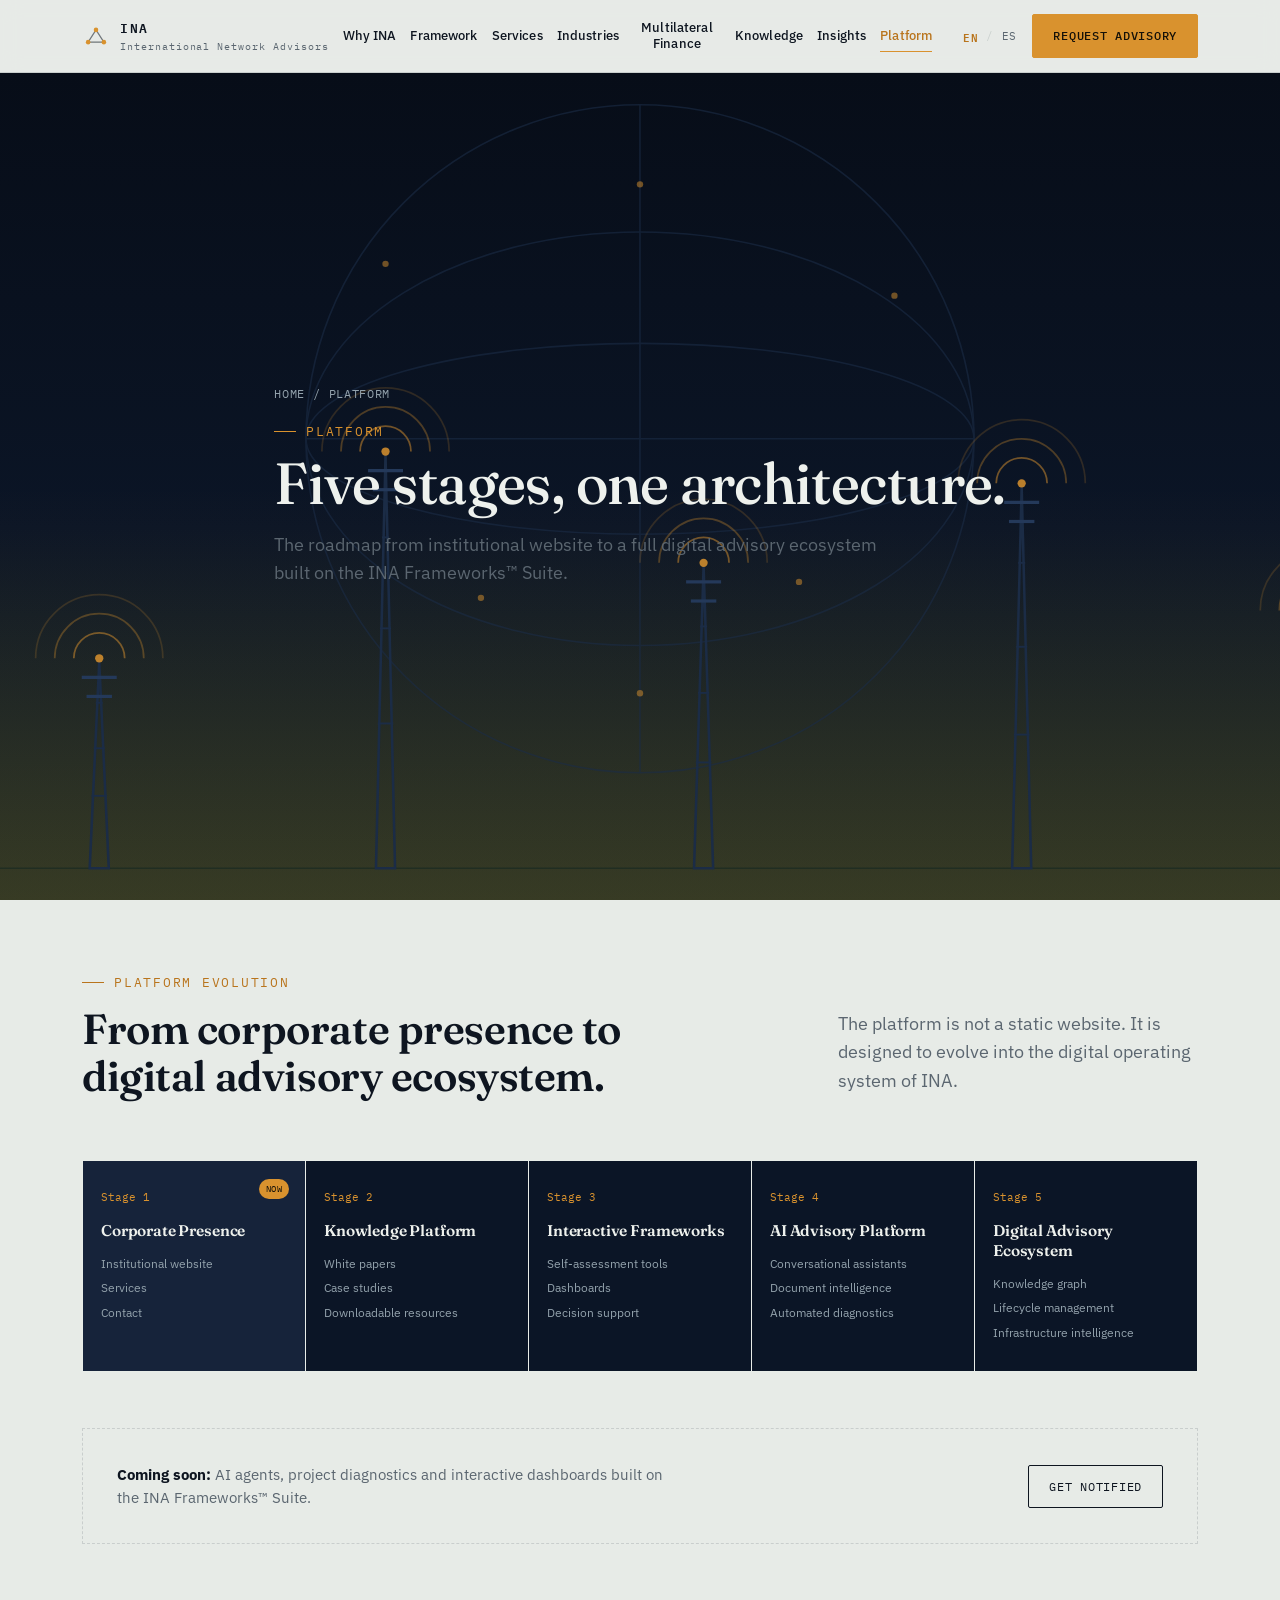
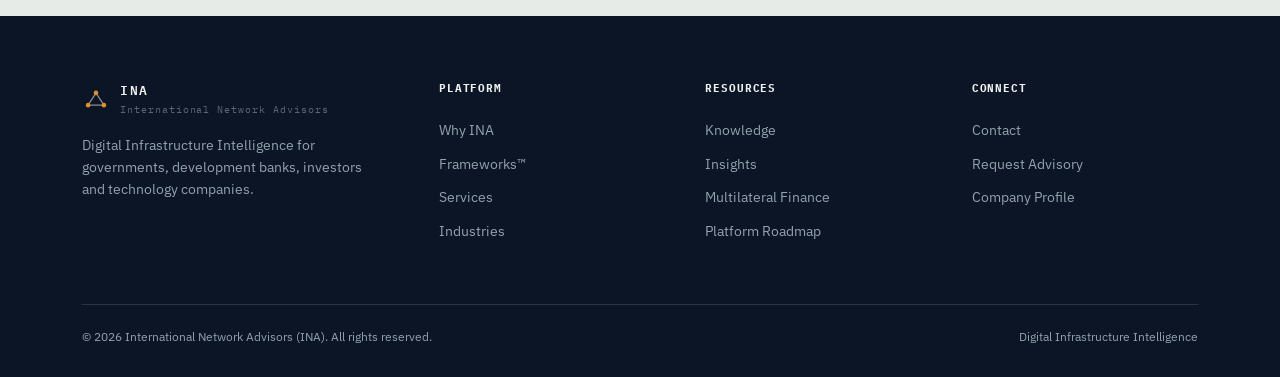
<file: platform.html>
<!DOCTYPE html>
<html lang="en">
<head>
<meta charset="UTF-8">
<meta name="viewport" content="width=device-width, initial-scale=1.0">
<title data-i18n-en="Platform Roadmap — International Network Advisors" data-i18n-es="Hoja de Ruta de la Plataforma — International Network Advisors">Platform Roadmap — International Network Advisors</title>
<meta name="description" data-i18n-attr="content" data-i18n-en="The five-stage evolution of the INA digital platform, from corporate presence to AI advisory ecosystem." data-i18n-es="La evolución en cinco etapas de la plataforma digital de INA, desde la presencia corporativa hasta el ecosistema de asesoría con IA." content="The five-stage evolution of the INA digital platform, from corporate presence to AI advisory ecosystem.">
<link rel="preconnect" href="https://fonts.googleapis.com">
<link rel="preconnect" href="https://fonts.gstatic.com" crossorigin>
<link href="https://fonts.googleapis.com/css2?family=Fraunces:ital,opsz,wght@0,9..144,400;0,9..144,500;0,9..144,600;1,9..144,500;1,9..144,600&family=IBM+Plex+Sans:wght@400;500;600&family=IBM+Plex+Mono:wght@400;500&display=swap" rel="stylesheet">
<link rel="stylesheet" href="assets/style.css">
</head>
<body>
<header class="site">
  <div class="wrap nav">
    <a href="index.html" class="brand">
      <svg class="logo-mark" viewBox="0 0 32 32" width="28" height="28" aria-hidden="true"><path d="M7 23 16 9 25 23M7 23H25" stroke="currentColor" stroke-width="1.4" fill="none" opacity=".55"/><circle cx="7" cy="23" r="2.6" fill="var(--amber)"/><circle cx="16" cy="9" r="2.6" fill="var(--amber)"/><circle cx="25" cy="23" r="2.6" fill="var(--amber)"/></svg>
      <span class="word"><b>INA</b><span><span data-i18n="brand.tagline">International Network Advisors</span></span></span>
    </a>
    <nav class="links">
      <a href="why-ina.html"><span data-i18n="nav.why">Why INA</span></a><a href="framework.html"><span data-i18n="nav.framework">Framework</span></a><a href="services.html"><span data-i18n="nav.services">Services</span></a><a href="industries.html"><span data-i18n="nav.industries">Industries</span></a><a href="finance.html"><span class="nl2" data-i18n="nav.finance">Multilateral Finance</span></a><a href="knowledge.html"><span data-i18n="nav.knowledge">Knowledge</span></a><a href="insights.html"><span data-i18n="nav.insights">Insights</span></a><a href="platform.html" class="current"><span data-i18n="nav.platform">Platform</span></a>
    </nav>
    <div class="lang-switch" aria-label="Language">
      <button class="lang-btn" data-lang="en">EN</button><span>/</span><button class="lang-btn" data-lang="es">ES</button>
    </div>
    <a href="contact.html" class="btn amber"><span data-i18n="nav.cta">Request Advisory</span></a>
    <button class="navToggle" aria-label="Toggle menu" id="navToggle">
      <svg width="22" height="22" viewBox="0 0 24 24" fill="none" stroke="currentColor" stroke-width="1.6"><path d="M3 6h18M3 12h18M3 18h18"/></svg>
    </button>
  </div>
  <div id="mobileMenu" style="display:none; border-top:1px solid var(--paper-line); background:var(--paper);">
    <div class="wrap" style="display:flex; flex-direction:column; padding:18px 32px; gap:16px;">
      <a href="why-ina.html"><span data-i18n="nav.why">Why INA</span></a><a href="framework.html"><span data-i18n="nav.framework">Framework</span></a><a href="services.html"><span data-i18n="nav.services">Services</span></a><a href="industries.html"><span data-i18n="nav.industries">Industries</span></a><a href="finance.html"><span class="nl2" data-i18n="nav.finance">Multilateral Finance</span></a><a href="knowledge.html"><span data-i18n="nav.knowledge">Knowledge</span></a><a href="insights.html"><span data-i18n="nav.insights">Insights</span></a><a href="platform.html"><span data-i18n="nav.platform">Platform</span></a><a href="contact.html"><span data-i18n="nav.contact">Contact</span></a>
      <div class="lang-switch" style="margin-top:6px;"><button class="lang-btn" data-lang="en">EN</button><span>/</span><button class="lang-btn" data-lang="es">ES</button></div>
    </div>
  </div>
</header>
<section class="page-hero"></span>
  <div class="wrap">
    <div class="breadcrumb"><a href="index.html">Home</a><span>/</span><span><span data-i18n="crumb.platform">Platform</span></span></div>
    <span class="eyebrow on-dark"><span data-i18n="crumb.platform">Platform</span></span>
    <h1 class="h-page"><span data-i18n="plat.hero.title">Five stages, one architecture.</span></h1>
    <p class="lede"><span data-i18n="plat.hero.lede">The roadmap from institutional website to a full digital advisory ecosystem built on the INA Frameworks&trade; Suite.</span></p>
  </div>
</section>
<section class="tight">
  <div class="wrap">
    <div class="section-head reveal">
      <div><span class="eyebrow"><span data-i18n="plat.evo.eyebrow">Platform Evolution</span></span><h2 class="h-section"><span data-i18n="plat.evo.title">From corporate presence to digital advisory ecosystem.</span></h2></div>
      <p class="lede side"><span data-i18n="plat.evo.lede">The platform is not a static website. It is designed to evolve into the digital operating system of INA.</span></p>
    </div>
    <div class="roadmap reveal">
      <div class="stage active"><span class="badge"><span data-i18n="plat.now">NOW</span></span><span class="sn"><span data-i18n="plat.s1.n">Stage 1</span></span><h4><span data-i18n="plat.s1.t">Corporate Presence</span></h4><ul><li><span data-i18n="plat.s1.1">Institutional website</span></li><li><span data-i18n="plat.s1.2">Services</span></li><li><span data-i18n="plat.s1.3">Contact</span></li></ul></div>
      <div class="stage"><span class="sn"><span data-i18n="plat.s2.n">Stage 2</span></span><h4><span data-i18n="plat.s2.t">Knowledge Platform</span></h4><ul><li><span data-i18n="plat.s2.1">White papers</span></li><li><span data-i18n="plat.s2.2">Case studies</span></li><li><span data-i18n="plat.s2.3">Downloadable resources</span></li></ul></div>
      <div class="stage"><span class="sn"><span data-i18n="plat.s3.n">Stage 3</span></span><h4><span data-i18n="plat.s3.t">Interactive Frameworks</span></h4><ul><li><span data-i18n="plat.s3.1">Self-assessment tools</span></li><li><span data-i18n="plat.s3.2">Dashboards</span></li><li><span data-i18n="plat.s3.3">Decision support</span></li></ul></div>
      <div class="stage"><span class="sn"><span data-i18n="plat.s4.n">Stage 4</span></span><h4><span data-i18n="plat.s4.t">AI Advisory Platform</span></h4><ul><li><span data-i18n="plat.s4.1">Conversational assistants</span></li><li><span data-i18n="plat.s4.2">Document intelligence</span></li><li><span data-i18n="plat.s4.3">Automated diagnostics</span></li></ul></div>
      <div class="stage"><span class="sn"><span data-i18n="plat.s5.n">Stage 5</span></span><h4><span data-i18n="plat.s5.t">Digital Advisory Ecosystem</span></h4><ul><li><span data-i18n="plat.s5.1">Knowledge graph</span></li><li><span data-i18n="plat.s5.2">Lifecycle management</span></li><li><span data-i18n="plat.s5.3">Infrastructure intelligence</span></li></ul></div>
    </div>
    <div class="platform-note reveal">
      <p><strong style="color:var(--text);"><span data-i18n="plat.note">Coming soon:</span></strong> <span data-i18n="plat.note.d">AI agents, project diagnostics and interactive dashboards built on the INA Frameworks&trade; Suite.</span></p>
      <a href="contact.html" class="btn ghost"><span data-i18n="plat.notify">Get notified</span></a>
    </div>
  </div>
</section>
<footer>
  <div class="wrap">
    <div class="foot-grid">
      <div>
        <span class="brand" style="color:var(--text-on-dark);">
          <svg class="logo-mark" viewBox="0 0 32 32" width="28" height="28" aria-hidden="true"><path d="M7 23 16 9 25 23M7 23H25" stroke="currentColor" stroke-width="1.4" fill="none" opacity=".55"/><circle cx="7" cy="23" r="2.6" fill="var(--amber)"/><circle cx="16" cy="9" r="2.6" fill="var(--amber)"/><circle cx="25" cy="23" r="2.6" fill="var(--amber)"/></svg>
          <span class="word" style="color:var(--text-on-dark);"><b>INA</b><span style="color:var(--muted-on-dark);"><span data-i18n="brand.tagline">International Network Advisors</span></span></span>
        </span>
        <p style="margin-top:18px; font-size:13.5px; max-width:280px;"><span data-i18n="footer.tagline">Digital Infrastructure Intelligence for governments, development banks, investors and technology companies.</span></p>
      </div>
      <div>
        <h5><span data-i18n="footer.h.platform">Platform</span></h5>
        <ul><li><a href="why-ina.html"><span data-i18n="nav.why">Why INA</span></a></li><li><a href="framework.html"><span data-i18n="footer.frameworks">Frameworks&trade;</span></a></li><li><a href="services.html"><span data-i18n="nav.services">Services</span></a></li><li><a href="industries.html"><span data-i18n="nav.industries">Industries</span></a></li></ul>
      </div>
      <div>
        <h5><span data-i18n="footer.h.resources">Resources</span></h5>
        <ul><li><a href="knowledge.html"><span data-i18n="nav.knowledge">Knowledge</span></a></li><li><a href="insights.html"><span data-i18n="nav.insights">Insights</span></a></li><li><a href="finance.html"><span data-i18n="footer.finance">Multilateral Finance</span></a></li><li><a href="platform.html"><span data-i18n="footer.roadmap">Platform Roadmap</span></a></li></ul>
      </div>
      <div>
        <h5><span data-i18n="footer.h.connect">Connect</span></h5>
        <ul><li><a href="contact.html"><span data-i18n="footer.contact">Contact</span></a></li><li><a href="contact.html"><span data-i18n="footer.request">Request Advisory</span></a></li><li><a href="contact.html"><span data-i18n="footer.profile">Company Profile</span></a></li></ul>
      </div>
    </div>
    <div class="foot-bottom">
      <span><span data-i18n="footer.rights">&copy; 2026 International Network Advisors (INA). All rights reserved.</span></span>
      <span><span data-i18n="footer.tag2">Digital Infrastructure Intelligence</span></span>
    </div>
  </div>
</footer>
<script src="assets/i18n.js"></script>
<script src="assets/script.js"></script>
</body>
</html>
</file>
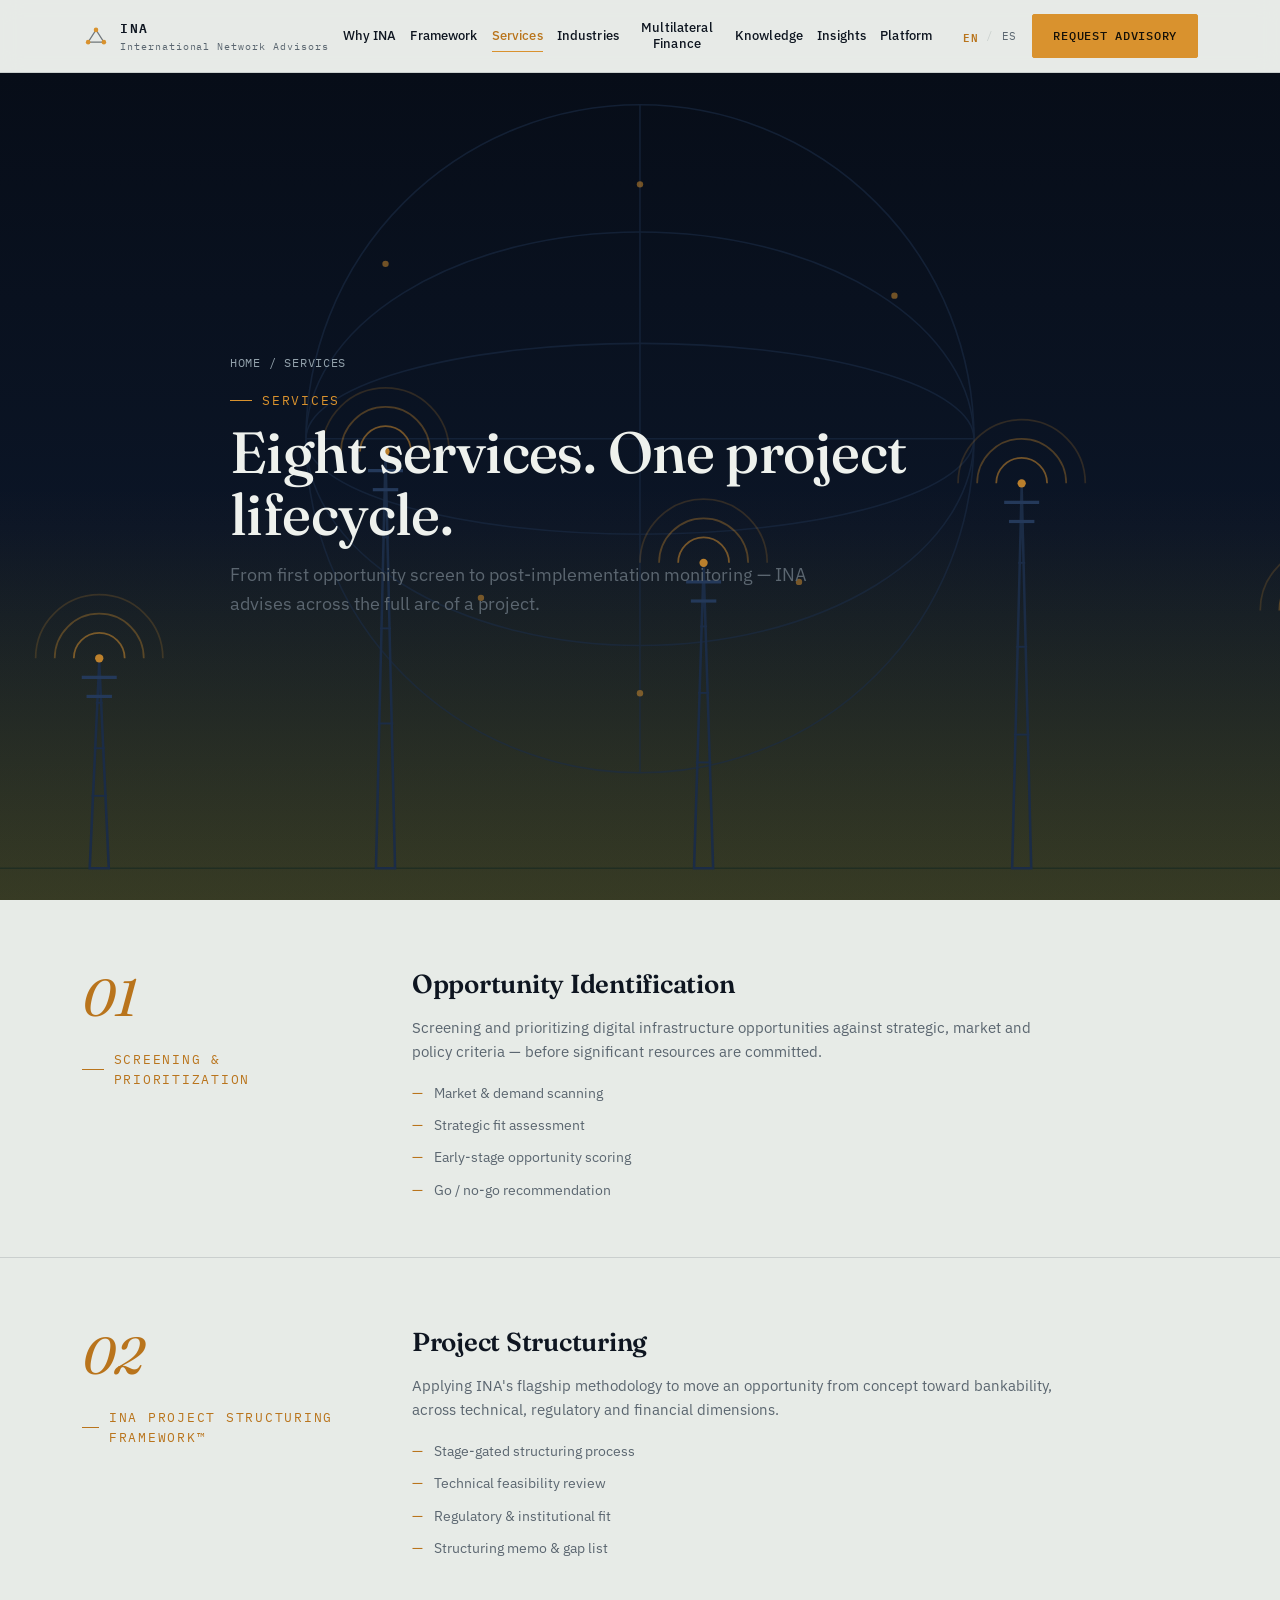
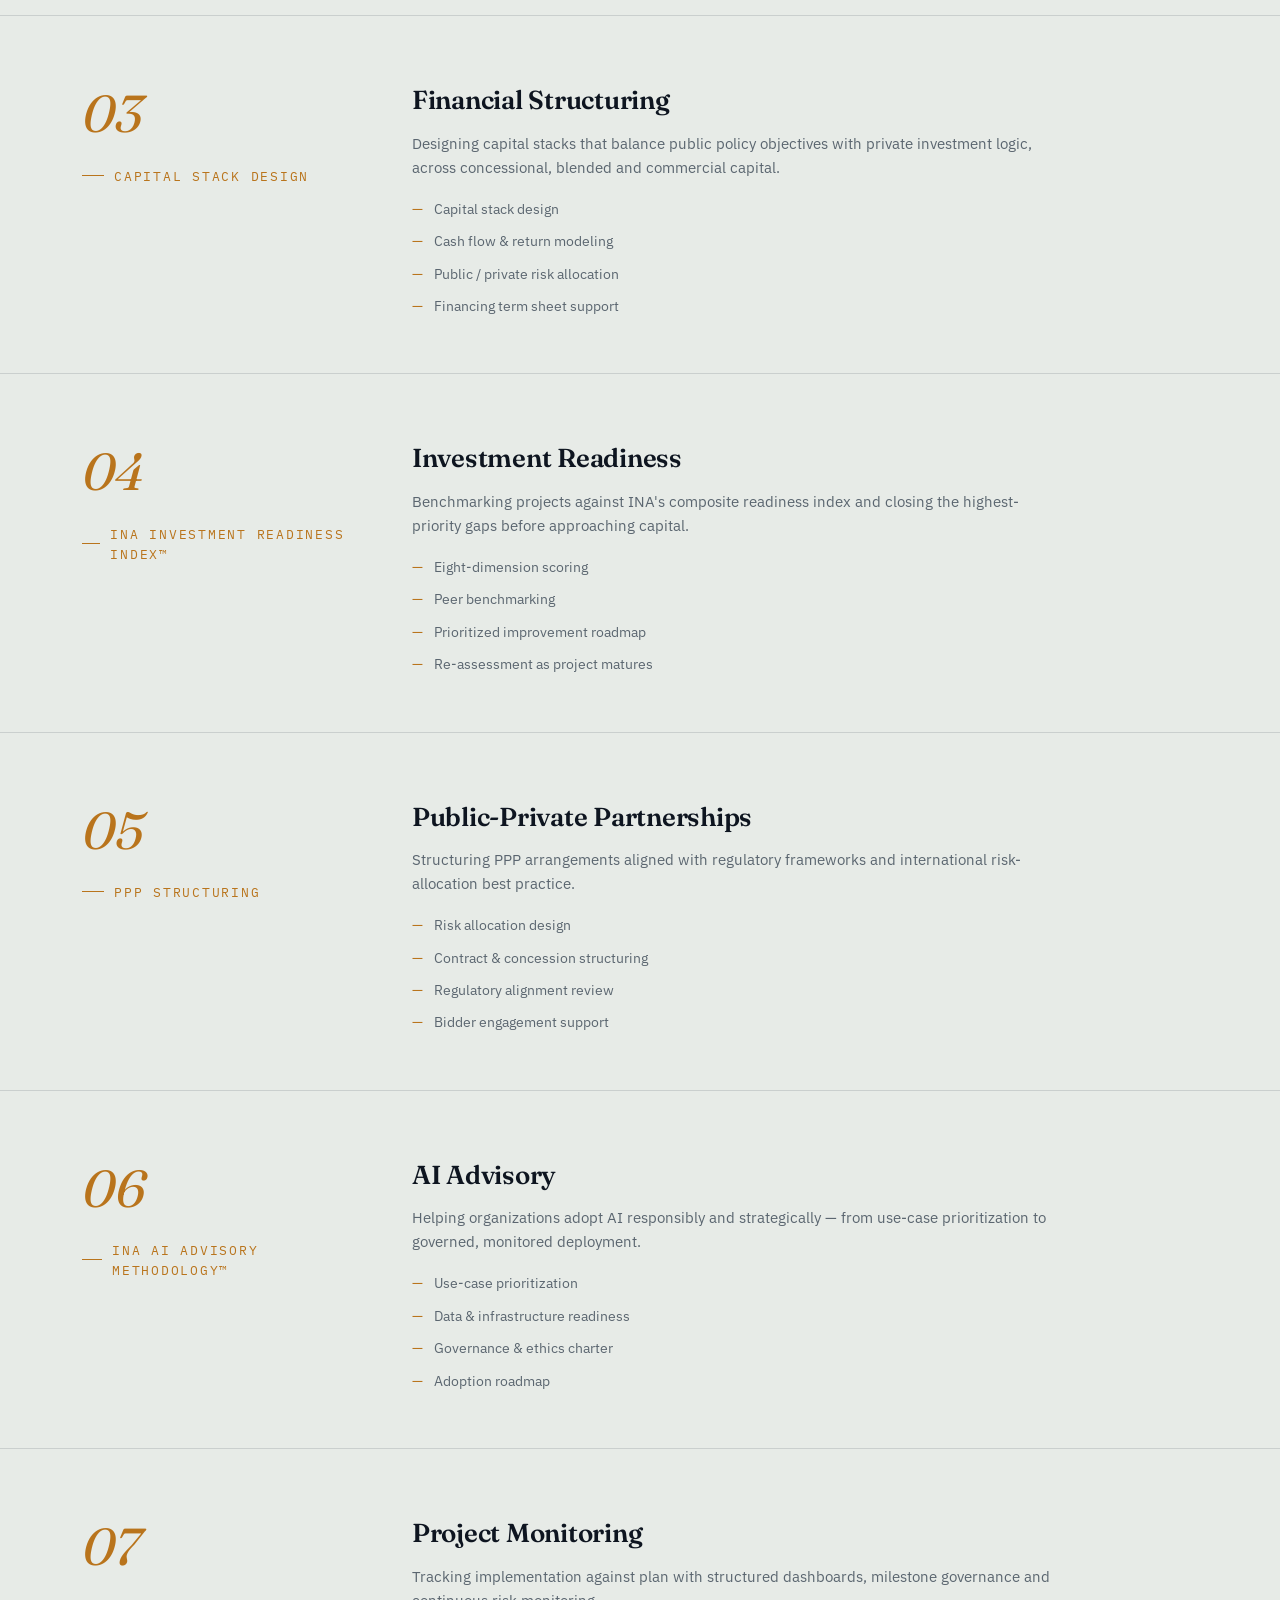
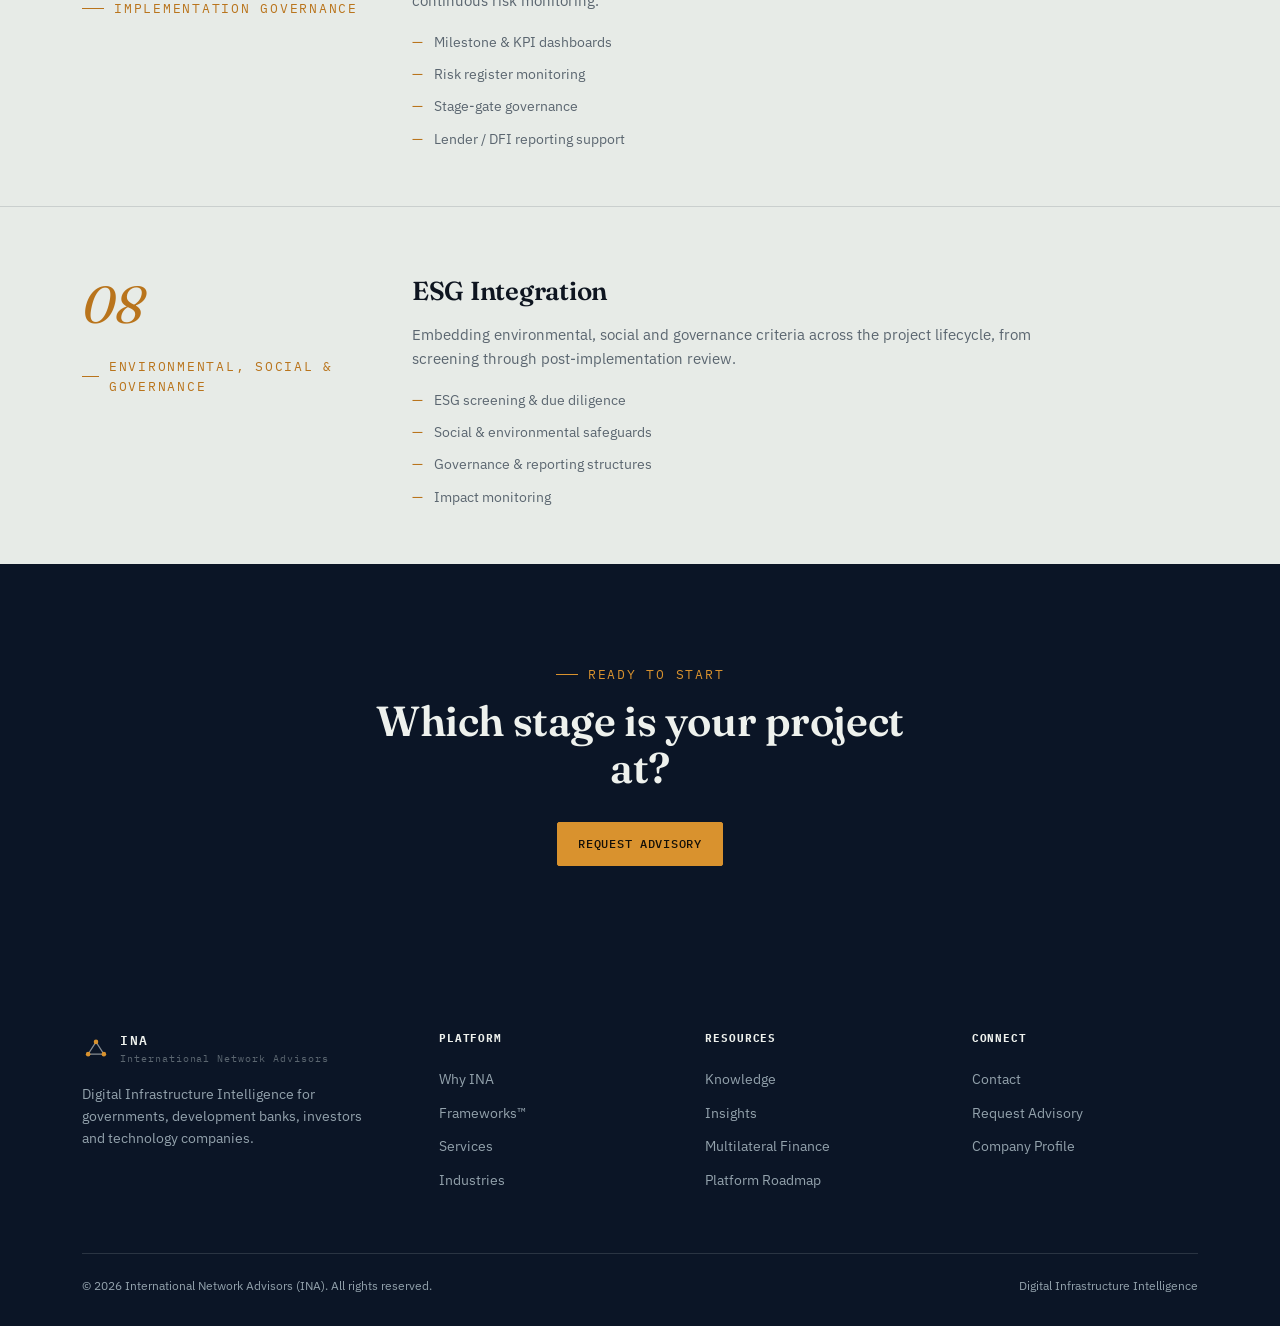
<file: services.html>
<!DOCTYPE html>
<html lang="en">
<head>
<meta charset="UTF-8">
<meta name="viewport" content="width=device-width, initial-scale=1.0">
<title data-i18n-en="Services — International Network Advisors" data-i18n-es="Servicios — International Network Advisors">Services — International Network Advisors</title>
<meta name="description" data-i18n-attr="content" data-i18n-en="The eight services INA delivers across the digital infrastructure project lifecycle." data-i18n-es="Los ocho servicios que INA brinda a lo largo del ciclo de vida de un proyecto de infraestructura digital." content="The eight services INA delivers across the digital infrastructure project lifecycle.">
<link rel="preconnect" href="https://fonts.googleapis.com">
<link rel="preconnect" href="https://fonts.gstatic.com" crossorigin>
<link href="https://fonts.googleapis.com/css2?family=Fraunces:ital,opsz,wght@0,9..144,400;0,9..144,500;0,9..144,600;1,9..144,500;1,9..144,600&family=IBM+Plex+Sans:wght@400;500;600&family=IBM+Plex+Mono:wght@400;500&display=swap" rel="stylesheet">
<link rel="stylesheet" href="assets/style.css">
</head>
<body>
<header class="site">
  <div class="wrap nav">
    <a href="index.html" class="brand">
      <svg class="logo-mark" viewBox="0 0 32 32" width="28" height="28" aria-hidden="true"><path d="M7 23 16 9 25 23M7 23H25" stroke="currentColor" stroke-width="1.4" fill="none" opacity=".55"/><circle cx="7" cy="23" r="2.6" fill="var(--amber)"/><circle cx="16" cy="9" r="2.6" fill="var(--amber)"/><circle cx="25" cy="23" r="2.6" fill="var(--amber)"/></svg>
      <span class="word"><b>INA</b><span><span data-i18n="brand.tagline">International Network Advisors</span></span></span>
    </a>
    <nav class="links">
      <a href="why-ina.html"><span data-i18n="nav.why">Why INA</span></a><a href="framework.html"><span data-i18n="nav.framework">Framework</span></a><a href="services.html" class="current"><span data-i18n="nav.services">Services</span></a><a href="industries.html"><span data-i18n="nav.industries">Industries</span></a><a href="finance.html"><span class="nl2" data-i18n="nav.finance">Multilateral Finance</span></a><a href="knowledge.html"><span data-i18n="nav.knowledge">Knowledge</span></a><a href="insights.html"><span data-i18n="nav.insights">Insights</span></a><a href="platform.html"><span data-i18n="nav.platform">Platform</span></a>
    </nav>
    <div class="lang-switch" aria-label="Language">
      <button class="lang-btn" data-lang="en">EN</button><span>/</span><button class="lang-btn" data-lang="es">ES</button>
    </div>
    <a href="contact.html" class="btn amber"><span data-i18n="nav.cta">Request Advisory</span></a>
    <button class="navToggle" aria-label="Toggle menu" id="navToggle">
      <svg width="22" height="22" viewBox="0 0 24 24" fill="none" stroke="currentColor" stroke-width="1.6"><path d="M3 6h18M3 12h18M3 18h18"/></svg>
    </button>
  </div>
  <div id="mobileMenu" style="display:none; border-top:1px solid var(--paper-line); background:var(--paper);">
    <div class="wrap" style="display:flex; flex-direction:column; padding:18px 32px; gap:16px;">
      <a href="why-ina.html"><span data-i18n="nav.why">Why INA</span></a><a href="framework.html"><span data-i18n="nav.framework">Framework</span></a><a href="services.html"><span data-i18n="nav.services">Services</span></a><a href="industries.html"><span data-i18n="nav.industries">Industries</span></a><a href="finance.html"><span class="nl2" data-i18n="nav.finance">Multilateral Finance</span></a><a href="knowledge.html"><span data-i18n="nav.knowledge">Knowledge</span></a><a href="insights.html"><span data-i18n="nav.insights">Insights</span></a><a href="platform.html"><span data-i18n="nav.platform">Platform</span></a><a href="contact.html"><span data-i18n="nav.contact">Contact</span></a>
      <div class="lang-switch" style="margin-top:6px;"><button class="lang-btn" data-lang="en">EN</button><span>/</span><button class="lang-btn" data-lang="es">ES</button></div>
    </div>
  </div>
</header>
<section class="page-hero"></span>
  <div class="wrap">
    <div class="breadcrumb"><a href="index.html">Home</a><span>/</span><span><span data-i18n="crumb.services">Services</span></span></div>
    <span class="eyebrow on-dark"><span data-i18n="crumb.services">Services</span></span>
    <h1 class="h-page"><span data-i18n="svc.hero.title">Eight services. One project lifecycle.</span></h1>
    <p class="lede"><span data-i18n="svc.hero.lede">From first opportunity screen to post-implementation monitoring — INA advises across the full arc of a project.</span></p>
  </div>
</section>
<div class="service-detail">
  <div class="wrap service-detail-grid">
    <div><span class="si-big">01</span><div class="eyebrow" style="margin-top:10px;"><span data-i18n="svc1.sub">Screening &amp; Prioritization</span></div></div>
    <div><h3><span data-i18n="svc1.title">Opportunity Identification</span></h3><p style="color:var(--muted); font-size:15px; max-width:640px; margin-top:10px;"><span data-i18n="svc1.desc">Screening and prioritizing digital infrastructure opportunities against strategic, market and policy criteria — before significant resources are committed.</span></p><ul class="checks"><li><span data-i18n="svc1.c1">Market &amp; demand scanning</span></li><li><span data-i18n="svc1.c2">Strategic fit assessment</span></li><li><span data-i18n="svc1.c3">Early-stage opportunity scoring</span></li><li><span data-i18n="svc1.c4">Go / no-go recommendation</span></li></ul></div>
  </div>
</div>
<div class="service-detail">
  <div class="wrap service-detail-grid">
    <div><span class="si-big">02</span><div class="eyebrow" style="margin-top:10px;"><span data-i18n="svc2.sub">INA Project Structuring Framework&trade;</span></div></div>
    <div><h3><span data-i18n="svc2.title">Project Structuring</span></h3><p style="color:var(--muted); font-size:15px; max-width:640px; margin-top:10px;"><span data-i18n="svc2.desc">Applying INA's flagship methodology to move an opportunity from concept toward bankability, across technical, regulatory and financial dimensions.</span></p><ul class="checks"><li><span data-i18n="svc2.c1">Stage-gated structuring process</span></li><li><span data-i18n="svc2.c2">Technical feasibility review</span></li><li><span data-i18n="svc2.c3">Regulatory &amp; institutional fit</span></li><li><span data-i18n="svc2.c4">Structuring memo &amp; gap list</span></li></ul></div>
  </div>
</div>
<div class="service-detail">
  <div class="wrap service-detail-grid">
    <div><span class="si-big">03</span><div class="eyebrow" style="margin-top:10px;"><span data-i18n="svc3.sub">Capital Stack Design</span></div></div>
    <div><h3><span data-i18n="svc3.title">Financial Structuring</span></h3><p style="color:var(--muted); font-size:15px; max-width:640px; margin-top:10px;"><span data-i18n="svc3.desc">Designing capital stacks that balance public policy objectives with private investment logic, across concessional, blended and commercial capital.</span></p><ul class="checks"><li><span data-i18n="svc3.c1">Capital stack design</span></li><li><span data-i18n="svc3.c2">Cash flow &amp; return modeling</span></li><li><span data-i18n="svc3.c3">Public / private risk allocation</span></li><li><span data-i18n="svc3.c4">Financing term sheet support</span></li></ul></div>
  </div>
</div>
<div class="service-detail">
  <div class="wrap service-detail-grid">
    <div><span class="si-big">04</span><div class="eyebrow" style="margin-top:10px;"><span data-i18n="svc4.sub">INA Investment Readiness Index&trade;</span></div></div>
    <div><h3><span data-i18n="svc4.title">Investment Readiness</span></h3><p style="color:var(--muted); font-size:15px; max-width:640px; margin-top:10px;"><span data-i18n="svc4.desc">Benchmarking projects against INA's composite readiness index and closing the highest-priority gaps before approaching capital.</span></p><ul class="checks"><li><span data-i18n="svc4.c1">Eight-dimension scoring</span></li><li><span data-i18n="svc4.c2">Peer benchmarking</span></li><li><span data-i18n="svc4.c3">Prioritized improvement roadmap</span></li><li><span data-i18n="svc4.c4">Re-assessment as project matures</span></li></ul></div>
  </div>
</div>
<div class="service-detail">
  <div class="wrap service-detail-grid">
    <div><span class="si-big">05</span><div class="eyebrow" style="margin-top:10px;"><span data-i18n="svc5.sub">PPP Structuring</span></div></div>
    <div><h3><span data-i18n="svc5.title">Public-Private Partnerships</span></h3><p style="color:var(--muted); font-size:15px; max-width:640px; margin-top:10px;"><span data-i18n="svc5.desc">Structuring PPP arrangements aligned with regulatory frameworks and international risk-allocation best practice.</span></p><ul class="checks"><li><span data-i18n="svc5.c1">Risk allocation design</span></li><li><span data-i18n="svc5.c2">Contract &amp; concession structuring</span></li><li><span data-i18n="svc5.c3">Regulatory alignment review</span></li><li><span data-i18n="svc5.c4">Bidder engagement support</span></li></ul></div>
  </div>
</div>
<div class="service-detail">
  <div class="wrap service-detail-grid">
    <div><span class="si-big">06</span><div class="eyebrow" style="margin-top:10px;"><span data-i18n="svc6.sub">INA AI Advisory Methodology&trade;</span></div></div>
    <div><h3><span data-i18n="svc6.title">AI Advisory</span></h3><p style="color:var(--muted); font-size:15px; max-width:640px; margin-top:10px;"><span data-i18n="svc6.desc">Helping organizations adopt AI responsibly and strategically — from use-case prioritization to governed, monitored deployment.</span></p><ul class="checks"><li><span data-i18n="svc6.c1">Use-case prioritization</span></li><li><span data-i18n="svc6.c2">Data &amp; infrastructure readiness</span></li><li><span data-i18n="svc6.c3">Governance &amp; ethics charter</span></li><li><span data-i18n="svc6.c4">Adoption roadmap</span></li></ul></div>
  </div>
</div>
<div class="service-detail">
  <div class="wrap service-detail-grid">
    <div><span class="si-big">07</span><div class="eyebrow" style="margin-top:10px;"><span data-i18n="svc7.sub">Implementation Governance</span></div></div>
    <div><h3><span data-i18n="svc7.title">Project Monitoring</span></h3><p style="color:var(--muted); font-size:15px; max-width:640px; margin-top:10px;"><span data-i18n="svc7.desc">Tracking implementation against plan with structured dashboards, milestone governance and continuous risk monitoring.</span></p><ul class="checks"><li><span data-i18n="svc7.c1">Milestone &amp; KPI dashboards</span></li><li><span data-i18n="svc7.c2">Risk register monitoring</span></li><li><span data-i18n="svc7.c3">Stage-gate governance</span></li><li><span data-i18n="svc7.c4">Lender / DFI reporting support</span></li></ul></div>
  </div>
</div>
<div class="service-detail">
  <div class="wrap service-detail-grid">
    <div><span class="si-big">08</span><div class="eyebrow" style="margin-top:10px;"><span data-i18n="svc8.sub">Environmental, Social &amp; Governance</span></div></div>
    <div><h3><span data-i18n="svc8.title">ESG Integration</span></h3><p style="color:var(--muted); font-size:15px; max-width:640px; margin-top:10px;"><span data-i18n="svc8.desc">Embedding environmental, social and governance criteria across the project lifecycle, from screening through post-implementation review.</span></p><ul class="checks"><li><span data-i18n="svc8.c1">ESG screening &amp; due diligence</span></li><li><span data-i18n="svc8.c2">Social &amp; environmental safeguards</span></li><li><span data-i18n="svc8.c3">Governance &amp; reporting structures</span></li><li><span data-i18n="svc8.c4">Impact monitoring</span></li></ul></div>
  </div>
</div>
<section class="on-dark" style="text-align:center; padding:100px 0;">
  <div class="wrap reveal" style="max-width:640px; margin:0 auto;">
    <span class="eyebrow on-dark" style="justify-content:center;"><span data-i18n="svc.ready.eyebrow">Ready to Start</span></span>
    <h2 class="h-section" style="color:var(--text-on-dark); margin-top:14px;"><span data-i18n="svc.ready.title">Which stage is your project at?</span></h2>
    <div style="margin-top:30px;"><a href="contact.html" class="btn amber"><span data-i18n="nav.cta">Request Advisory</span></a></div>
  </div>
</section>
<footer>
  <div class="wrap">
    <div class="foot-grid">
      <div>
        <span class="brand" style="color:var(--text-on-dark);">
          <svg class="logo-mark" viewBox="0 0 32 32" width="28" height="28" aria-hidden="true"><path d="M7 23 16 9 25 23M7 23H25" stroke="currentColor" stroke-width="1.4" fill="none" opacity=".55"/><circle cx="7" cy="23" r="2.6" fill="var(--amber)"/><circle cx="16" cy="9" r="2.6" fill="var(--amber)"/><circle cx="25" cy="23" r="2.6" fill="var(--amber)"/></svg>
          <span class="word" style="color:var(--text-on-dark);"><b>INA</b><span style="color:var(--muted-on-dark);"><span data-i18n="brand.tagline">International Network Advisors</span></span></span>
        </span>
        <p style="margin-top:18px; font-size:13.5px; max-width:280px;"><span data-i18n="footer.tagline">Digital Infrastructure Intelligence for governments, development banks, investors and technology companies.</span></p>
      </div>
      <div>
        <h5><span data-i18n="footer.h.platform">Platform</span></h5>
        <ul><li><a href="why-ina.html"><span data-i18n="nav.why">Why INA</span></a></li><li><a href="framework.html"><span data-i18n="footer.frameworks">Frameworks&trade;</span></a></li><li><a href="services.html"><span data-i18n="nav.services">Services</span></a></li><li><a href="industries.html"><span data-i18n="nav.industries">Industries</span></a></li></ul>
      </div>
      <div>
        <h5><span data-i18n="footer.h.resources">Resources</span></h5>
        <ul><li><a href="knowledge.html"><span data-i18n="nav.knowledge">Knowledge</span></a></li><li><a href="insights.html"><span data-i18n="nav.insights">Insights</span></a></li><li><a href="finance.html"><span data-i18n="footer.finance">Multilateral Finance</span></a></li><li><a href="platform.html"><span data-i18n="footer.roadmap">Platform Roadmap</span></a></li></ul>
      </div>
      <div>
        <h5><span data-i18n="footer.h.connect">Connect</span></h5>
        <ul><li><a href="contact.html"><span data-i18n="footer.contact">Contact</span></a></li><li><a href="contact.html"><span data-i18n="footer.request">Request Advisory</span></a></li><li><a href="contact.html"><span data-i18n="footer.profile">Company Profile</span></a></li></ul>
      </div>
    </div>
    <div class="foot-bottom">
      <span><span data-i18n="footer.rights">&copy; 2026 International Network Advisors (INA). All rights reserved.</span></span>
      <span><span data-i18n="footer.tag2">Digital Infrastructure Intelligence</span></span>
    </div>
  </div>
</footer>
<script src="assets/i18n.js"></script>
<script src="assets/script.js"></script>
</body>
</html>
</file>
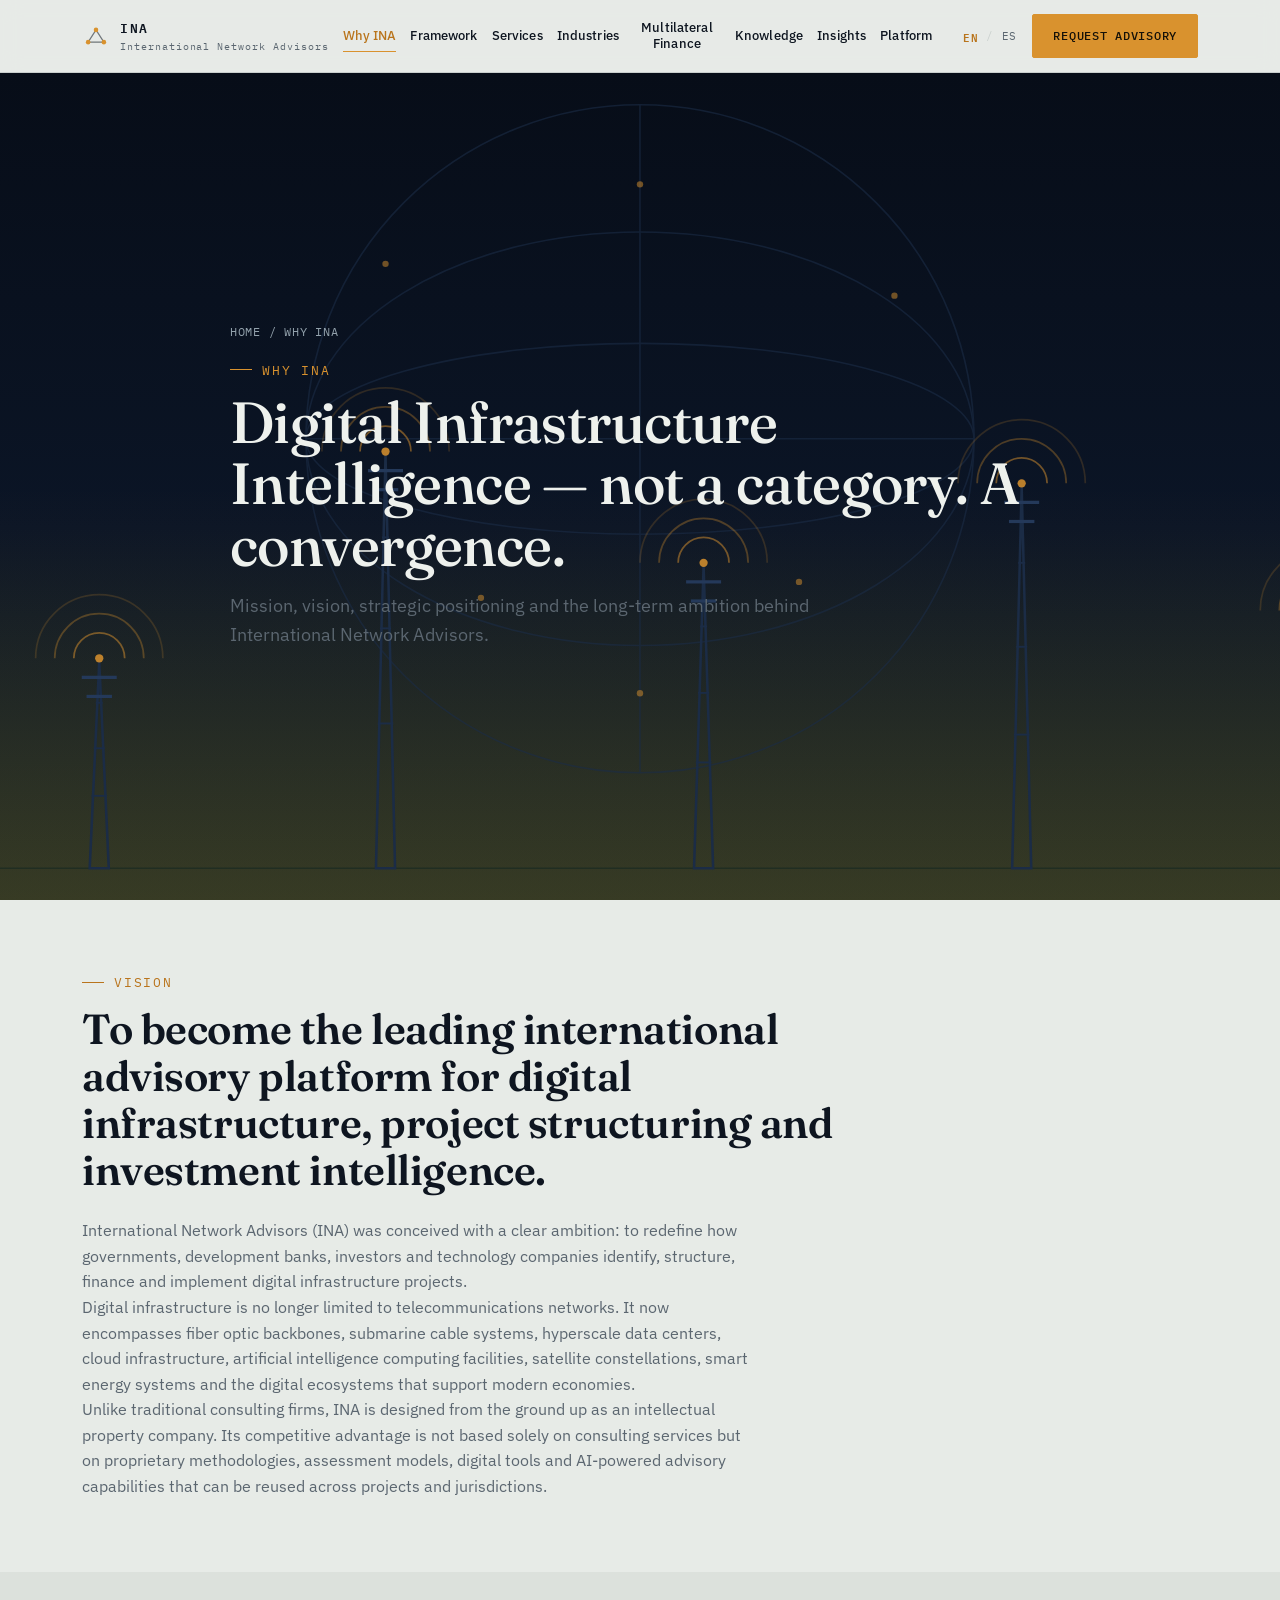
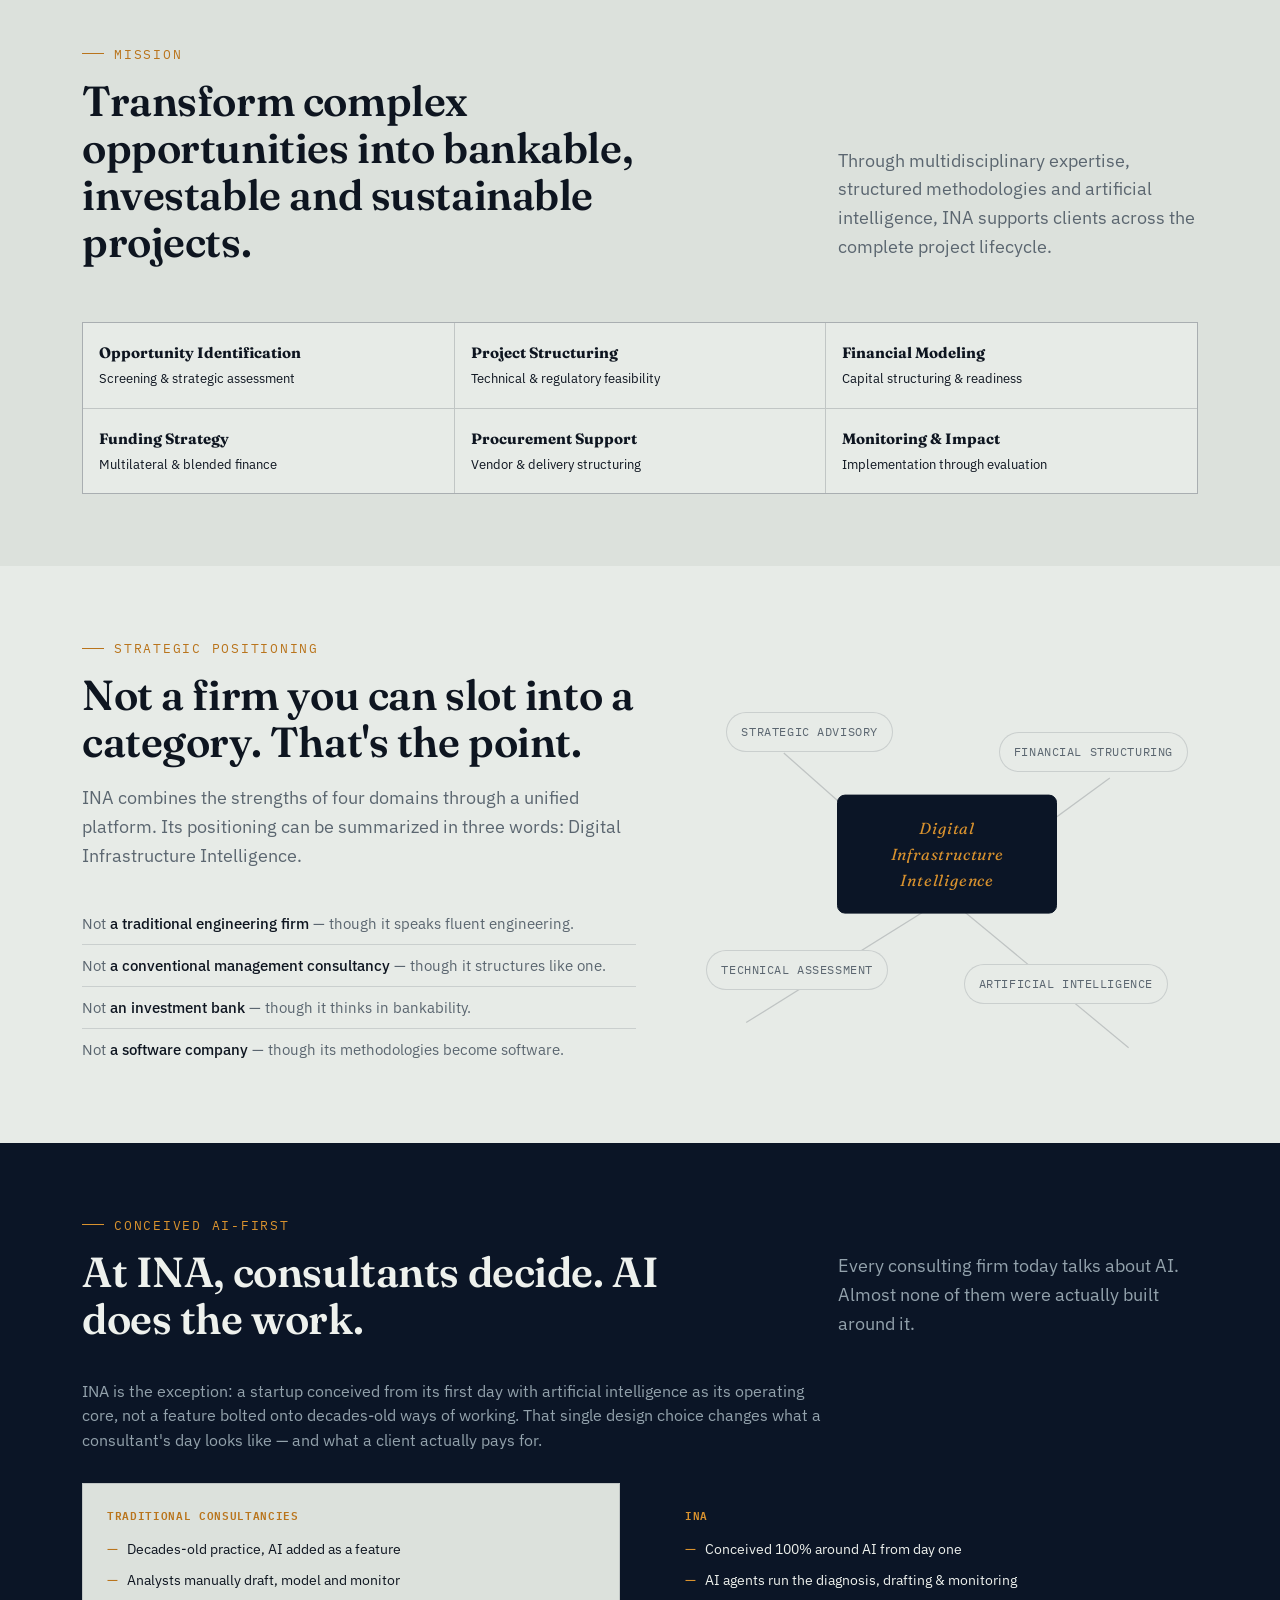
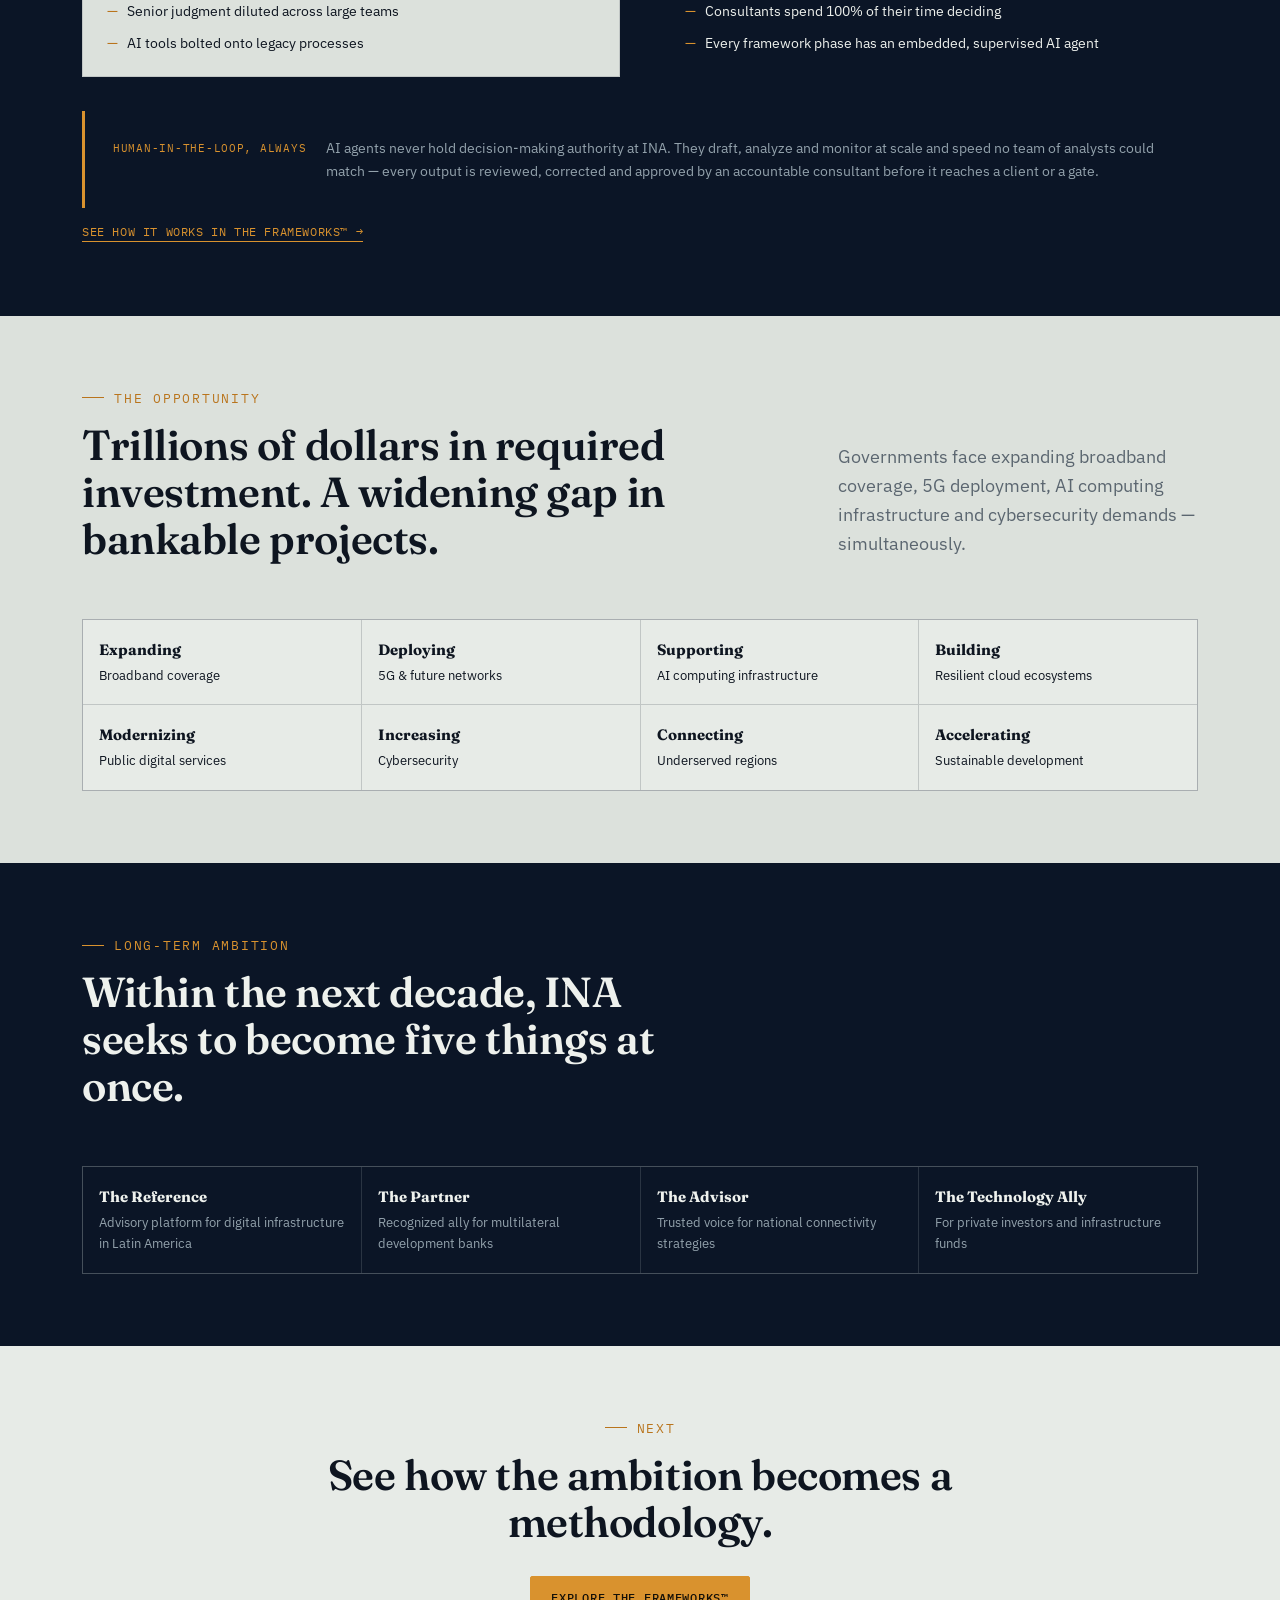
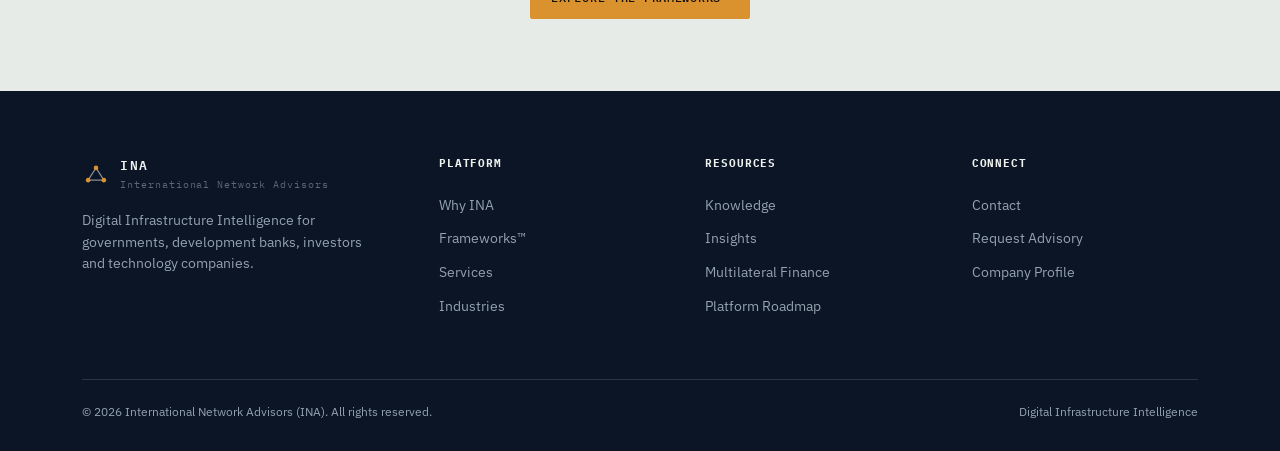
<file: why-ina.html>
<!DOCTYPE html>
<html lang="en">
<head>
<meta charset="UTF-8">
<meta name="viewport" content="width=device-width, initial-scale=1.0">
<title data-i18n-en="Why INA — International Network Advisors" data-i18n-es="Por Qué INA — International Network Advisors">Why INA — International Network Advisors</title>
<meta name="description" data-i18n-attr="content" data-i18n-en="Mission, vision and strategic positioning of International Network Advisors." data-i18n-es="Misión, visión y posicionamiento estratégico de International Network Advisors." content="Mission, vision and strategic positioning of International Network Advisors.">
<link rel="preconnect" href="https://fonts.googleapis.com">
<link rel="preconnect" href="https://fonts.gstatic.com" crossorigin>
<link href="https://fonts.googleapis.com/css2?family=Fraunces:ital,opsz,wght@0,9..144,400;0,9..144,500;0,9..144,600;1,9..144,500;1,9..144,600&family=IBM+Plex+Sans:wght@400;500;600&family=IBM+Plex+Mono:wght@400;500&display=swap" rel="stylesheet">
<link rel="stylesheet" href="assets/style.css">
</head>
<body>
<header class="site">
  <div class="wrap nav">
    <a href="index.html" class="brand">
      <svg class="logo-mark" viewBox="0 0 32 32" width="28" height="28" aria-hidden="true"><path d="M7 23 16 9 25 23M7 23H25" stroke="currentColor" stroke-width="1.4" fill="none" opacity=".55"/><circle cx="7" cy="23" r="2.6" fill="var(--amber)"/><circle cx="16" cy="9" r="2.6" fill="var(--amber)"/><circle cx="25" cy="23" r="2.6" fill="var(--amber)"/></svg>
      <span class="word"><b>INA</b><span><span data-i18n="brand.tagline">International Network Advisors</span></span></span>
    </a>
    <nav class="links">
      <a href="why-ina.html" class="current"><span data-i18n="nav.why">Why INA</span></a><a href="framework.html"><span data-i18n="nav.framework">Framework</span></a><a href="services.html"><span data-i18n="nav.services">Services</span></a><a href="industries.html"><span data-i18n="nav.industries">Industries</span></a><a href="finance.html"><span class="nl2" data-i18n="nav.finance">Multilateral Finance</span></a><a href="knowledge.html"><span data-i18n="nav.knowledge">Knowledge</span></a><a href="insights.html"><span data-i18n="nav.insights">Insights</span></a><a href="platform.html"><span data-i18n="nav.platform">Platform</span></a>
    </nav>
    <div class="lang-switch" aria-label="Language">
      <button class="lang-btn" data-lang="en">EN</button><span>/</span><button class="lang-btn" data-lang="es">ES</button>
    </div>
    <a href="contact.html" class="btn amber"><span data-i18n="nav.cta">Request Advisory</span></a>
    <button class="navToggle" aria-label="Toggle menu" id="navToggle">
      <svg width="22" height="22" viewBox="0 0 24 24" fill="none" stroke="currentColor" stroke-width="1.6"><path d="M3 6h18M3 12h18M3 18h18"/></svg>
    </button>
  </div>
  <div id="mobileMenu" style="display:none; border-top:1px solid var(--paper-line); background:var(--paper);">
    <div class="wrap" style="display:flex; flex-direction:column; padding:18px 32px; gap:16px;">
      <a href="why-ina.html"><span data-i18n="nav.why">Why INA</span></a><a href="framework.html"><span data-i18n="nav.framework">Framework</span></a><a href="services.html"><span data-i18n="nav.services">Services</span></a><a href="industries.html"><span data-i18n="nav.industries">Industries</span></a><a href="finance.html"><span class="nl2" data-i18n="nav.finance">Multilateral Finance</span></a><a href="knowledge.html"><span data-i18n="nav.knowledge">Knowledge</span></a><a href="insights.html"><span data-i18n="nav.insights">Insights</span></a><a href="platform.html"><span data-i18n="nav.platform">Platform</span></a><a href="contact.html"><span data-i18n="nav.contact">Contact</span></a>
      <div class="lang-switch" style="margin-top:6px;"><button class="lang-btn" data-lang="en">EN</button><span>/</span><button class="lang-btn" data-lang="es">ES</button></div>
    </div>
  </div>
</header>
<section class="page-hero"></span>
  <div class="wrap">
    <div class="breadcrumb"><a href="index.html">Home</a><span>/</span><span><span data-i18n="crumb.why">Why INA</span></span></div>
    <span class="eyebrow on-dark"><span data-i18n="crumb.why">Why INA</span></span>
    <h1 class="h-page"><span data-i18n="why.hero.title">Digital Infrastructure Intelligence &mdash; not a category. A convergence.</span></h1>
    <p class="lede"><span data-i18n="why.hero.lede">Mission, vision, strategic positioning and the long-term ambition behind International Network Advisors.</span></p>
  </div>
</section>
<section class="tight">
  <div class="wrap">
    <div class="reveal" style="max-width:760px;">
      <span class="eyebrow"><span data-i18n="why.vision.eyebrow">Vision</span></span>
      <h2 class="h-section" style="margin-top:14px;"><span data-i18n="why.vision.title">To become the leading international advisory platform for digital infrastructure, project structuring and investment intelligence.</span></h2>
      <p style="margin-top:24px; font-size:16px; color:var(--muted); max-width:680px;"><span data-i18n="why.vision.p1">International Network Advisors (INA) was conceived with a clear ambition: to redefine how governments, development banks, investors and technology companies identify, structure, finance and implement digital infrastructure projects.</span></p>
      <p style="font-size:16px; color:var(--muted); max-width:680px;"><span data-i18n="why.vision.p2">Digital infrastructure is no longer limited to telecommunications networks. It now encompasses fiber optic backbones, submarine cable systems, hyperscale data centers, cloud infrastructure, artificial intelligence computing facilities, satellite constellations, smart energy systems and the digital ecosystems that support modern economies.</span></p>
      <p style="font-size:16px; color:var(--muted); max-width:680px;"><span data-i18n="why.vision.p3">Unlike traditional consulting firms, INA is designed from the ground up as an intellectual property company. Its competitive advantage is not based solely on consulting services but on proprietary methodologies, assessment models, digital tools and AI-powered advisory capabilities that can be reused across projects and jurisdictions.</span></p>
    </div>
  </div>
</section>

<section style="background:var(--paper-2);" class="tight">
  <div class="wrap">
    <div class="section-head reveal">
      <div><span class="eyebrow"><span data-i18n="why.mission.eyebrow">Mission</span></span><h2 class="h-section"><span data-i18n="why.mission.title">Transform complex opportunities into bankable, investable and sustainable projects.</span></h2></div>
      <p class="lede side"><span data-i18n="why.mission.lede">Through multidisciplinary expertise, structured methodologies and artificial intelligence, INA supports clients across the complete project lifecycle.</span></p>
    </div>
    <div class="deliv-grid reveal" style="grid-template-columns:repeat(3,1fr);">
      <div><b><span data-i18n="why.mission.1.t">Opportunity Identification</span></b><span data-i18n="why.mission.1.d">Screening &amp; strategic assessment</span></div>
      <div><b><span data-i18n="why.mission.2.t">Project Structuring</span></b><span data-i18n="why.mission.2.d">Technical &amp; regulatory feasibility</span></div>
      <div><b><span data-i18n="why.mission.3.t">Financial Modeling</span></b><span data-i18n="why.mission.3.d">Capital structuring &amp; readiness</span></div>
      <div><b><span data-i18n="why.mission.4.t">Funding Strategy</span></b><span data-i18n="why.mission.4.d">Multilateral &amp; blended finance</span></div>
      <div><b><span data-i18n="why.mission.5.t">Procurement Support</span></b><span data-i18n="why.mission.5.d">Vendor &amp; delivery structuring</span></div>
      <div><b><span data-i18n="why.mission.6.t">Monitoring &amp; Impact</span></b><span data-i18n="why.mission.6.d">Implementation through evaluation</span></div>
    </div>
  </div>
</section>

<section class="tight">
  <div class="wrap position-wrap">
    <div class="reveal">
      <span class="eyebrow"><span data-i18n="why.pos.eyebrow">Strategic Positioning</span></span>
      <h2 class="h-section" style="margin-top:14px;"><span data-i18n="why.pos.title">Not a firm you can slot into a category. That's the point.</span></h2>
      <p class="lede" style="margin-top:18px;"><span data-i18n="why.pos.lede">INA combines the strengths of four domains through a unified platform. Its positioning can be summarized in three words: Digital Infrastructure Intelligence.</span></p>
      <ul class="not-list" style="margin-top:32px;">
        <li><span data-i18n="why.pos.not1">Not <b>a traditional engineering firm</b> &mdash; though it speaks fluent engineering.</span></li>
        <li><span data-i18n="why.pos.not2">Not <b>a conventional management consultancy</b> &mdash; though it structures like one.</span></li>
        <li><span data-i18n="why.pos.not3">Not <b>an investment bank</b> &mdash; though it thinks in bankability.</span></li>
        <li><span data-i18n="why.pos.not4">Not <b>a software company</b> &mdash; though its methodologies become software.</span></li>
      </ul>
    </div>
    <div class="domain-cluster reveal">
      <svg class="domain-svg" viewBox="0 0 400 340" aria-hidden="true">
        <g stroke="rgba(11,21,38,0.18)" stroke-width="1" fill="none">
          <line x1="200" y1="170" x2="70" y2="55"/>
          <line x1="200" y1="170" x2="330" y2="75"/>
          <line x1="200" y1="170" x2="40" y2="270"/>
          <line x1="200" y1="170" x2="345" y2="290"/>
        </g>
      </svg>
      <div class="domain-node n1"><span data-i18n="why.pos.n1">Strategic Advisory</span></div>
      <div class="domain-node n2"><span data-i18n="why.pos.n2">Financial Structuring</span></div>
      <div class="domain-node n3"><span data-i18n="why.pos.n3">Technical Assessment</span></div>
      <div class="domain-node n4"><span data-i18n="why.pos.n4">Artificial Intelligence</span></div>
      <div class="domain-node center"><span data-i18n="why.pos.center">Digital Infrastructure Intelligence</span></div>
    </div>
  </div>
</section>

<section class="on-dark tight">
  <div class="wrap">
    <div class="section-head reveal">
      <div>
        <span class="eyebrow on-dark"><span data-i18n="why.ai.eyebrow">Conceived AI-First</span></span>
        <h2 class="h-section" style="color:var(--text-on-dark);"><span data-i18n="why.ai.title">At INA, consultants decide. AI does the work.</span></h2>
      </div>
      <p class="lede side"><span data-i18n="why.ai.lede1">Every consulting firm today talks about AI. Almost none of them were actually built around it.</span></p>
    </div>
    <p style="max-width:760px; color:var(--muted-on-dark); font-size:15.5px; margin-top:-20px;"><span data-i18n="why.ai.lede2">INA is the exception: a startup conceived from its first day with artificial intelligence as its operating core, not a feature bolted onto decades-old ways of working. That single design choice changes what a consultant's day looks like &mdash; and what a client actually pays for.</span></p>
    <div class="two-col reveal">
      <div class="info-block">
        <h4><span data-i18n="home.ainative.trad.label">Traditional Consultancies</span></h4>
        <ul>
          <li><span data-i18n="home.ainative.trad.1">Decades-old practice, AI added as a feature</span></li>
          <li><span data-i18n="home.ainative.trad.2">Analysts manually draft, model and monitor</span></li>
          <li><span data-i18n="home.ainative.trad.3">Senior judgment diluted across large teams</span></li>
          <li><span data-i18n="home.ainative.trad.4">AI tools bolted onto legacy processes</span></li>
        </ul>
      </div>
      <div class="info-block info-block-dark">
        <h4><span data-i18n="home.ainative.ina.label">INA</span></h4>
        <ul>
          <li><span data-i18n="home.ainative.ina.1">Conceived 100% around AI from day one</span></li>
          <li><span data-i18n="home.ainative.ina.2">AI agents run the diagnosis, drafting &amp; monitoring</span></li>
          <li><span data-i18n="home.ainative.ina.3">Consultants spend 100% of their time deciding</span></li>
          <li><span data-i18n="home.ainative.ina.4">Every framework phase has an embedded, supervised AI agent</span></li>
        </ul>
      </div>
    </div>
    <div class="ai-callout"><span class="lab"><span data-i18n="why.ai.hitl.label">Human-in-the-Loop, Always</span></span><p><span data-i18n="why.ai.hitl.text">AI agents never hold decision-making authority at INA. They draft, analyze and monitor at scale and speed no team of analysts could match &mdash; every output is reviewed, corrected and approved by an accountable consultant before it reaches a client or a gate.</span></p></div>
    <p style="margin-top:10px;"><a href="framework.html#f1" style="font-family:var(--mono); font-size:12px; text-transform:uppercase; letter-spacing:.05em; color:var(--amber); border-bottom:1px solid var(--amber); padding-bottom:2px;"><span data-i18n="home.ainative.cta">See how it works in the Frameworks&trade; &rarr;</span></a></p>
  </div>
</section>

<section style="background:var(--paper-2);" class="tight">
  <div class="wrap">
    <div class="section-head reveal">
      <div><span class="eyebrow"><span data-i18n="why.opp.eyebrow">The Opportunity</span></span><h2 class="h-section"><span data-i18n="why.opp.title">Trillions of dollars in required investment. A widening gap in bankable projects.</span></h2></div>
      <p class="lede side"><span data-i18n="why.opp.lede">Governments face expanding broadband coverage, 5G deployment, AI computing infrastructure and cybersecurity demands &mdash; simultaneously.</span></p>
    </div>
    <div class="deliv-grid reveal" style="grid-template-columns:repeat(4,1fr);">
      <div><b><span data-i18n="why.opp.1">Expanding</span></b><span data-i18n="why.opp.1d">Broadband coverage</span></div>
      <div><b><span data-i18n="why.opp.2">Deploying</span></b><span data-i18n="why.opp.2d">5G &amp; future networks</span></div>
      <div><b><span data-i18n="why.opp.3">Supporting</span></b><span data-i18n="why.opp.3d">AI computing infrastructure</span></div>
      <div><b><span data-i18n="why.opp.4">Building</span></b><span data-i18n="why.opp.4d">Resilient cloud ecosystems</span></div>
      <div><b><span data-i18n="why.opp.5">Modernizing</span></b><span data-i18n="why.opp.5d">Public digital services</span></div>
      <div><b><span data-i18n="why.opp.6">Increasing</span></b><span data-i18n="why.opp.6d">Cybersecurity</span></div>
      <div><b><span data-i18n="why.opp.7">Connecting</span></b><span data-i18n="why.opp.7d">Underserved regions</span></div>
      <div><b><span data-i18n="why.opp.8">Accelerating</span></b><span data-i18n="why.opp.8d">Sustainable development</span></div>
    </div>
  </div>
</section>

<section class="on-dark tight">
  <div class="wrap">
    <div class="section-head reveal">
      <div><span class="eyebrow on-dark"><span data-i18n="why.amb.eyebrow">Long-Term Ambition</span></span><h2 class="h-section" style="color:var(--text-on-dark);"><span data-i18n="why.amb.title">Within the next decade, INA seeks to become five things at once.</span></h2></div>
    </div>
    <div class="deliv-grid reveal" style="background:var(--ink-line); border-color:var(--ink-line);">
      <div style="background:var(--ink);"><b style="color:var(--text-on-dark);"><span data-i18n="why.amb.1.t">The Reference</span></b><span style="color:var(--muted-on-dark);"><span data-i18n="why.amb.1.d">Advisory platform for digital infrastructure in Latin America</span></span></div>
      <div style="background:var(--ink);"><b style="color:var(--text-on-dark);"><span data-i18n="why.amb.2.t">The Partner</span></b><span style="color:var(--muted-on-dark);"><span data-i18n="why.amb.2.d">Recognized ally for multilateral development banks</span></span></div>
      <div style="background:var(--ink);"><b style="color:var(--text-on-dark);"><span data-i18n="why.amb.3.t">The Advisor</span></b><span style="color:var(--muted-on-dark);"><span data-i18n="why.amb.3.d">Trusted voice for national connectivity strategies</span></span></div>
      <div style="background:var(--ink);"><b style="color:var(--text-on-dark);"><span data-i18n="why.amb.4.t">The Technology Ally</span></b><span style="color:var(--muted-on-dark);"><span data-i18n="why.amb.4.d">For private investors and infrastructure funds</span></span></div>
    </div>
  </div>
</section>

<section class="tight">
  <div class="wrap" style="text-align:center;">
    <div class="reveal" style="max-width:640px; margin:0 auto;">
      <span class="eyebrow" style="justify-content:center;"><span data-i18n="why.next.eyebrow">Next</span></span>
      <h2 class="h-section" style="margin-top:14px;"><span data-i18n="why.next.title">See how the ambition becomes a methodology.</span></h2>
      <div style="margin-top:30px;"><a href="framework.html" class="btn amber"><span data-i18n="home.hero.cta1">Explore the Frameworks&trade;</span></a></div>
    </div>
  </div>
</section>
<footer>
  <div class="wrap">
    <div class="foot-grid">
      <div>
        <span class="brand" style="color:var(--text-on-dark);">
          <svg class="logo-mark" viewBox="0 0 32 32" width="28" height="28" aria-hidden="true"><path d="M7 23 16 9 25 23M7 23H25" stroke="currentColor" stroke-width="1.4" fill="none" opacity=".55"/><circle cx="7" cy="23" r="2.6" fill="var(--amber)"/><circle cx="16" cy="9" r="2.6" fill="var(--amber)"/><circle cx="25" cy="23" r="2.6" fill="var(--amber)"/></svg>
          <span class="word" style="color:var(--text-on-dark);"><b>INA</b><span style="color:var(--muted-on-dark);"><span data-i18n="brand.tagline">International Network Advisors</span></span></span>
        </span>
        <p style="margin-top:18px; font-size:13.5px; max-width:280px;"><span data-i18n="footer.tagline">Digital Infrastructure Intelligence for governments, development banks, investors and technology companies.</span></p>
      </div>
      <div>
        <h5><span data-i18n="footer.h.platform">Platform</span></h5>
        <ul><li><a href="why-ina.html"><span data-i18n="nav.why">Why INA</span></a></li><li><a href="framework.html"><span data-i18n="footer.frameworks">Frameworks&trade;</span></a></li><li><a href="services.html"><span data-i18n="nav.services">Services</span></a></li><li><a href="industries.html"><span data-i18n="nav.industries">Industries</span></a></li></ul>
      </div>
      <div>
        <h5><span data-i18n="footer.h.resources">Resources</span></h5>
        <ul><li><a href="knowledge.html"><span data-i18n="nav.knowledge">Knowledge</span></a></li><li><a href="insights.html"><span data-i18n="nav.insights">Insights</span></a></li><li><a href="finance.html"><span data-i18n="footer.finance">Multilateral Finance</span></a></li><li><a href="platform.html"><span data-i18n="footer.roadmap">Platform Roadmap</span></a></li></ul>
      </div>
      <div>
        <h5><span data-i18n="footer.h.connect">Connect</span></h5>
        <ul><li><a href="contact.html"><span data-i18n="footer.contact">Contact</span></a></li><li><a href="contact.html"><span data-i18n="footer.request">Request Advisory</span></a></li><li><a href="contact.html"><span data-i18n="footer.profile">Company Profile</span></a></li></ul>
      </div>
    </div>
    <div class="foot-bottom">
      <span><span data-i18n="footer.rights">&copy; 2026 International Network Advisors (INA). All rights reserved.</span></span>
      <span><span data-i18n="footer.tag2">Digital Infrastructure Intelligence</span></span>
    </div>
  </div>
</footer>
<script src="assets/i18n.js"></script>
<script src="assets/script.js"></script>
</body>
</html>
</file>
<file: assets/style.css>
/* ==========================================================================
   INA — International Network Advisors
   Shared stylesheet — tokens: ink navy / chart paper / signal amber
   ========================================================================== */

:root{
  --ink:#0B1526;
  --ink-2:#111E33;
  --ink-3:#16233A;
  --ink-line: rgba(232,236,234,0.14);
  --paper:#E7EBE7;
  --paper-2:#DCE1DC;
  --paper-line: rgba(11,21,38,0.13);
  --text:#0E1520;
  --text-on-dark:#EEF1ED;
  --muted:#5B6670;
  --muted-on-dark:#93A2AC;
  --amber:#D9922E;
  --amber-deep:#B9741C;
  --amber-soft: rgba(217,146,46,0.14);
  --serif: 'Fraunces', Georgia, serif;
  --sans: 'IBM Plex Sans', -apple-system, BlinkMacSystemFont, 'Segoe UI', sans-serif;
  --mono: 'IBM Plex Mono', 'SFMono-Regular', Menlo, monospace;
  --maxw: 1180px;
}

*{box-sizing:border-box; margin:0; padding:0;}
html{scroll-behavior:smooth;}
body{
  font-family: var(--sans);
  background: var(--paper);
  color: var(--text);
  line-height: 1.6;
  -webkit-font-smoothing: antialiased;
  overflow-x: hidden;
}
img,svg{display:block; max-width:100%;}
a{color:inherit; text-decoration:none;}
ul{list-style:none;}
.wrap{max-width: var(--maxw); margin:0 auto; padding:0 32px;}
@media (max-width:640px){ .wrap{padding:0 20px;} }

::selection{ background: var(--amber-soft); color: var(--text); }
:focus-visible{ outline: 2px solid var(--amber); outline-offset: 3px; }

.eyebrow{
  font-family: var(--mono);
  font-size: 12.5px;
  letter-spacing: .14em;
  text-transform: uppercase;
  color: var(--amber-deep);
  display:flex; align-items:center; gap:10px;
}
.eyebrow::before{ content:""; width:22px; height:1px; background: var(--amber-deep); display:inline-block; }
.eyebrow.on-dark{ color: var(--amber); }
.eyebrow.on-dark::before{ background: var(--amber); }

h1,h2,h3,h4{ font-family: var(--serif); font-weight:600; letter-spacing:-0.01em; }
.h-display{ font-size: clamp(38px, 6vw, 74px); line-height: 1.03; font-weight:500; }
.h-display em{ font-style: italic; font-weight:500; color: var(--amber); }
.h-page{ font-size: clamp(34px, 5vw, 58px); line-height:1.06; font-weight:500; }
.h-section{ font-size: clamp(28px, 3.6vw, 42px); line-height:1.12; }
.h-card{ font-size: 21px; line-height:1.28; }
p.lede{ font-size: 18px; color: var(--muted); max-width: 640px; }
.on-dark p.lede{ color: var(--muted-on-dark); }
article p{ margin-bottom: 16px; max-width: 720px; color: var(--text); }
article p.muted{ color: var(--muted); }

/* ---------- Nav ---------- */
header.site{
  position: sticky; top:0; z-index: 100;
  background: rgba(231,235,231,0.86);
  backdrop-filter: blur(10px);
  border-bottom: 1px solid var(--paper-line);
}
.nav{ display:flex; align-items:center; justify-content:space-between; height:72px; gap:14px; flex-wrap:nowrap; }
.brand{ display:flex; align-items:center; gap:10px; font-family:var(--mono); flex:0 0 auto; }
.brand .mark{
  width:30px;height:30px; border:1px solid var(--text); border-radius:2px;
  display:flex; align-items:center; justify-content:center;
  font-family: var(--serif); font-weight:600; font-size:15px; flex:0 0 auto;
}
.brand .logo-mark{ flex:0 0 auto; color: var(--text); }
footer .brand .logo-mark{ color: var(--text-on-dark); }
.brand .word{ font-size:13px; letter-spacing:.12em; }
.brand .word b{ font-weight:600; }
.brand .word span{ display:block; font-size:9.5px; color:var(--muted); letter-spacing:.1em; }

nav.links{
  display:flex; align-items:center; gap:14px; min-width:0; flex:1 1 auto;
  overflow-x:auto; scrollbar-width:none; -ms-overflow-style:none;
}
nav.links::-webkit-scrollbar{ display:none; }
nav.links a{
  font-family: var(--sans); font-weight:500; font-size:13px; letter-spacing:.01em;
  color: var(--text); position:relative; padding: 6px 0; white-space:nowrap; flex:0 0 auto;
  display:flex; align-items:center; justify-content:center;
}
nav.links a .nl2{ display:block; text-align:center; line-height:1.25; white-space:normal; max-width:88px; }
nav.links a::after{ content:""; position:absolute; left:0; bottom:0; height:1px; width:0%; background: var(--amber); transition: width .25s ease; }
nav.links a:hover::after, nav.links a.current::after{ width:100%; }
nav.links a.current{ color: var(--amber-deep); }

.btn{
  font-family: var(--mono); font-size:12px; letter-spacing:.06em; text-transform:uppercase;
  padding: 11px 20px; border-radius:2px; display:inline-flex; align-items:center; gap:8px;
  border:1px solid var(--text); transition: all .2s ease; cursor:pointer; background:transparent; color:inherit;
}
.btn.amber{ background:var(--amber); border-color:var(--amber); color:#141008; font-weight:500; }
.btn.amber:hover{ background:var(--amber-deep); border-color:var(--amber-deep); }
.btn.ghost{ background:transparent; }
.btn.ghost:hover{ background: var(--text); color: var(--paper); }
.btn.on-dark{ border-color: var(--text-on-dark); color: var(--text-on-dark); }
.btn.on-dark:hover{ background: var(--text-on-dark); color: var(--ink); }
.btn.small{ padding:8px 14px; font-size:10.5px; }
.btn[disabled]{ opacity:.45; cursor:not-allowed; }
.btn[disabled]:hover{ background:inherit; color:inherit; }

.nav > .btn.amber{ flex:0 0 auto; }
.navToggle{ display:none; background:none; border:none; cursor:pointer; flex:0 0 auto; }
@media (max-width: 1220px){
  nav.links{ display:none; }
  .navToggle{ display:block; }
}

/* ---------- Hero (home) — fits one viewport ---------- */
.hero{
  min-height: calc(100vh - 73px);
  display:flex; align-items:center;
  padding: 32px 0 !important;
}
.hero .hero-head{ margin-top:0 !important; }
.hero .stat-strip{ margin-top:clamp(20px,4vh,48px) !important; }
@media (max-height: 760px){
  .hero .stat-strip{ display:none; }
}

/* ---------- Breadcrumb / page header — fits one viewport, shared connectivity background ---------- */
.page-hero{
  position:relative; color: var(--text-on-dark); overflow:hidden;
  min-height: calc(100vh - 73px);
  display:flex; align-items:center;
  padding: 40px 0;
  background-color: var(--ink);
  background-image: url("[data-uri]");
  background-repeat: no-repeat;
  background-position: center bottom;
  background-size: cover;
}
.breadcrumb{ font-family:var(--mono); font-size:11.5px; letter-spacing:.06em; text-transform:uppercase; color: var(--muted-on-dark); display:flex; gap:8px; align-items:center; margin-bottom:18px; }
.breadcrumb a:hover{ color: var(--amber); }
.page-hero .h-page{ color: var(--text-on-dark); max-width: 820px; margin-top:12px; }
.page-hero p.lede{ margin-top:16px; }
.corner-tag{ display:none; }

.lang-switch{ display:flex; align-items:center; gap:6px; font-family:var(--mono); font-size:11px; letter-spacing:.04em; color:var(--muted); flex:0 0 auto; }
.lang-switch span{ color:var(--paper-line); }
.lang-btn{ background:none; border:none; cursor:pointer; font-family:var(--mono); font-size:11px; letter-spacing:.04em; color:var(--muted); padding:4px 2px; }
.lang-btn.active{ color:var(--amber-deep); font-weight:600; }
.on-dark .lang-switch, section.hero .lang-switch{ color:var(--muted-on-dark); }
@media (max-width:1220px){ header.site > .wrap.nav > .lang-switch{ display:none; } }

/* ---------- Section shells ---------- */
section{ padding: 108px 0; }
section.on-dark{ background: var(--ink); color: var(--text-on-dark); }
section.tight{ padding: 72px 0; }
.section-head{ display:flex; justify-content:space-between; align-items:flex-end; gap:40px; margin-bottom:56px; flex-wrap:wrap; }
.section-head h2{ margin-top:14px; max-width: 620px; }
.section-head .side{ max-width:360px; padding-bottom:4px; }
hr.rule{ border:none; border-top:1px solid var(--paper-line); }
.on-dark hr.rule{ border-top:1px solid var(--ink-line); }

/* ---------- Who we serve ---------- */
.audience-grid{ display:grid; grid-template-columns: repeat(4,1fr); gap:1px; background: var(--paper-line); border:1px solid var(--paper-line); }
.audience-card{ background: var(--paper); padding: 30px 26px; display:flex; flex-direction:column; gap:16px; min-height: 300px; }
.audience-card .idx{ font-family:var(--mono); font-size:11px; color:var(--amber-deep); letter-spacing:.08em; }
.audience-card h3{ font-size:19px; }
.audience-card ul{ margin-top:auto; display:flex; flex-direction:column; gap:8px; }
.audience-card ul li{ font-size:13.5px; color: var(--muted); border-top:1px solid var(--paper-line); padding-top:8px; }
@media (max-width:920px){ .audience-grid{ grid-template-columns: repeat(2,1fr);} }
@media (max-width:560px){ .audience-grid{ grid-template-columns: 1fr;} }

/* ---------- Positioning / Why ---------- */
.position-wrap{ display:grid; grid-template-columns: 1.05fr .95fr; gap: 60px; align-items:center; }
.domain-cluster{ position:relative; height: 340px; }
.domain-node{
  position:absolute; border:1px solid var(--paper-line); background:var(--paper);
  font-family:var(--mono); font-size:11.5px; letter-spacing:.05em; text-transform:uppercase;
  padding:10px 14px; border-radius:100px; color:var(--muted);
}
.domain-node.center{
  left:50%; top:50%; transform:translate(-50%,-50%);
  background: var(--ink); color: var(--amber); border-color:var(--ink);
  font-family: var(--serif); font-style:italic; text-transform:none; font-size:16px; padding:20px 26px;
  border-radius: 8px; text-align:center; width: 220px;
}
.domain-node.n1{ left:6%; top:8%; } .domain-node.n2{ right:2%; top:14%; }
.domain-node.n3{ left:2%; bottom:10%; } .domain-node.n4{ right:6%; bottom:6%; }
.domain-svg{ position:absolute; inset:0; z-index:0; }
.not-list li{ font-size:14.5px; color:var(--muted); padding: 9px 0; border-top:1px solid var(--paper-line); }
.not-list li:first-child{ border-top:none; }
.not-list li b{ color:var(--text); font-weight:500; }
@media (max-width:900px){ .position-wrap{ grid-template-columns:1fr; } .domain-cluster{ height:280px; } }

/* ---------- Frameworks (teaser cards, dark) ---------- */
.fw-grid{ display:grid; grid-template-columns: repeat(3,1fr); gap:1px; background:var(--ink-line); border:1px solid var(--ink-line); }
.fw-card{ background: var(--ink); padding:32px 28px; min-height: 300px; display:flex; flex-direction:column; transition: background .2s ease; }
.fw-card.linkable:hover{ background: var(--ink-3); }
.fw-card .fnum{ font-family:var(--serif); font-style:italic; font-size:34px; color: var(--amber); }
.fw-card h3{ margin-top:18px; font-size:19px; color: var(--text-on-dark); line-height:1.28; }
.fw-card .purpose{ margin-top:10px; font-size:13.5px; color: var(--muted-on-dark); }
.fw-card .tags{ margin-top:auto; display:flex; flex-wrap:wrap; gap:6px; padding-top:18px; }
.fw-card .tags span{ font-family:var(--mono); font-size:10.5px; border:1px solid var(--ink-line); color:var(--muted-on-dark); padding:4px 8px; border-radius:100px; text-transform:uppercase; letter-spacing:.04em; }
.fw-card .goto{ margin-top:14px; font-family:var(--mono); font-size:11px; color:var(--amber); text-transform:uppercase; letter-spacing:.05em; }
@media (max-width:920px){ .fw-grid{ grid-template-columns:repeat(2,1fr);} }
@media (max-width:600px){ .fw-grid{ grid-template-columns:1fr;} }

.workflow{ margin-top: 64px; display:flex; align-items:center; overflow-x:auto; gap:0; padding-bottom: 12px; }
.wf-node{ font-family:var(--mono); font-size:11.5px; text-transform:uppercase; letter-spacing:.05em; color:var(--text);
  border:1px solid var(--amber-deep); border-radius:100px; padding:10px 16px; white-space:nowrap; flex:0 0 auto; background:var(--paper); }
.on-dark .wf-node{ color:var(--text-on-dark); border-color:var(--amber); background:transparent; }
.wf-arrow{ color: var(--muted); padding:0 10px; flex:0 0 auto; }
.on-dark .wf-arrow{ color: var(--muted-on-dark); }

/* ---------- Industries ---------- */
.industry-grid{ display:grid; grid-template-columns: repeat(5,1fr); gap:1px; background:var(--paper-line); border:1px solid var(--paper-line); }
.industry-card{ background:var(--paper); padding: 26px 20px; display:flex; flex-direction:column; gap:16px; min-height:150px; transition: background .2s ease; }
.industry-card:hover{ background: var(--paper-2); }
.industry-card svg{ width:26px; height:26px; color: var(--amber-deep); }
.industry-card span{ font-size:13.5px; font-weight:500; line-height:1.3; }
@media (max-width:920px){ .industry-grid{ grid-template-columns:repeat(3,1fr);} }
@media (max-width:560px){ .industry-grid{ grid-template-columns:repeat(2,1fr);} }

.industry-detail-grid{ display:grid; grid-template-columns: repeat(2,1fr); gap:1px; background:var(--paper-line); border:1px solid var(--paper-line); }
.industry-detail{ background:var(--paper); padding:34px 30px; display:flex; gap:22px; }
.industry-detail svg{ width:30px;height:30px; color:var(--amber-deep); flex:0 0 auto; }
.industry-detail h3{ font-size:19px; margin-bottom:8px; }
.industry-detail p{ font-size:14px; color:var(--muted); margin:0; }
@media (max-width:800px){ .industry-detail-grid{ grid-template-columns:1fr; } }

/* ---------- Services ---------- */
.service-list{ display:flex; flex-direction:column; }
.service-row{ display:grid; grid-template-columns: 60px 1fr 200px; gap:20px; align-items:center; padding:26px 0; border-top:1px solid var(--paper-line); }
.service-row:last-child{ border-bottom:1px solid var(--paper-line); }
.service-row .si{ font-family:var(--mono); font-size:12px; color:var(--amber-deep); }
.service-row h4{ font-family:var(--serif); font-weight:500; font-size:20px; }
.service-row p{ font-size:13.5px; color:var(--muted); margin-top:4px; max-width:520px; }
.service-row .arrow{ justify-self:end; font-family:var(--mono); font-size:12px; color:var(--muted); display:flex; align-items:center; gap:8px; }
.service-row:hover .arrow{ color: var(--amber-deep); }
@media (max-width:700px){ .service-row{ grid-template-columns: 40px 1fr; } .service-row .arrow{ display:none; } }

.service-detail{ padding: 56px 0; border-top:1px solid var(--paper-line); }
.service-detail:first-of-type{ border-top:none; }
.service-detail-grid{ display:grid; grid-template-columns: 280px 1fr; gap:50px; }
.service-detail .si-big{ font-family:var(--serif); font-style:italic; font-size:52px; color: var(--amber-deep); }
.service-detail h3{ font-size:26px; margin-top:8px; }
.service-detail ul.checks{ margin-top:18px; display:flex; flex-direction:column; gap:10px; }
.service-detail ul.checks li{ font-size:14px; color:var(--muted); padding-left:22px; position:relative; }
.service-detail ul.checks li::before{ content:"—"; position:absolute; left:0; color:var(--amber-deep); }
@media (max-width:800px){ .service-detail-grid{ grid-template-columns:1fr; gap:20px; } }

/* ---------- Finance ---------- */
.finance-wrap{ display:grid; grid-template-columns: .9fr 1.1fr; gap:60px; }
.finance-list{ display:grid; grid-template-columns:1fr 1fr; gap: 14px 24px; }
.finance-list li{ font-size:14px; padding:12px 0 12px 20px; border-left:2px solid var(--paper-line); color:var(--muted); position:relative; }
.finance-list li b{ color:var(--text); display:block; font-weight:500; font-family:var(--serif); font-size:15.5px; }
@media (max-width:900px){ .finance-wrap{ grid-template-columns:1fr; } .finance-list{ grid-template-columns:1fr; } }

/* ---------- Knowledge ---------- */
.knowledge-grid{ display:grid; grid-template-columns: repeat(4,1fr); gap:22px; }
.k-card{ border:1px solid var(--paper-line); padding:24px 22px; background:var(--paper); display:flex; flex-direction:column; gap:36px; min-height:190px; }
.k-card .kicon{ font-family:var(--mono); font-size:10.5px; letter-spacing:.08em; text-transform:uppercase; color:var(--amber-deep); }
.k-card h4{ font-family:var(--serif); font-weight:500; font-size:18px; }
.k-card .kfoot{ margin-top:auto; font-family:var(--mono); font-size:10.5px; color:var(--muted); text-transform:uppercase; letter-spacing:.04em; }
@media (max-width:920px){ .knowledge-grid{ grid-template-columns:repeat(2,1fr);} }
@media (max-width:560px){ .knowledge-grid{ grid-template-columns:1fr;} }

.kcat{ margin-bottom:70px; }
.kcat-head{ display:flex; justify-content:space-between; align-items:baseline; border-bottom:1px solid var(--paper-line); padding-bottom:14px; margin-bottom:26px; }
.kcat-head h3{ font-size:20px; }
.kcat-head span{ font-family:var(--mono); font-size:11px; color:var(--muted); text-transform:uppercase; }

/* ---------- Platform / roadmap ---------- */
.roadmap{ display:grid; grid-template-columns: repeat(5,1fr); gap:1px; background: var(--ink-line); border:1px solid var(--ink-line); margin-top: 60px; }
.stage{ background: var(--ink); padding:22px 18px; min-height:210px; position:relative; }
.stage.active{ background: var(--ink-3); }
.stage .sn{ font-family:var(--mono); font-size:11px; color:var(--amber); }
.stage h4{ font-family:var(--serif); font-size:15.5px; color:var(--text-on-dark); margin-top:12px; line-height:1.3; }
.stage ul{ margin-top:14px; display:flex; flex-direction:column; gap:6px; }
.stage ul li{ font-size:11.5px; color:var(--muted-on-dark); }
.stage .badge{ position:absolute; top:18px; right:16px; font-family:var(--mono); font-size:9px; background:var(--amber); color:#141008; padding:3px 7px; border-radius:100px; letter-spacing:.05em; }
@media (max-width:920px){ .roadmap{ grid-template-columns:repeat(2,1fr);} }
@media (max-width:560px){ .roadmap{ grid-template-columns:1fr;} }

.platform-note{ margin-top:56px; border:1px dashed var(--paper-line); padding:34px; display:flex; justify-content:space-between; align-items:center; gap:24px; flex-wrap:wrap; }
.platform-note p{ color: var(--muted); max-width:560px; font-size:14.5px; margin:0; }
.on-dark .platform-note{ border-color: var(--ink-line); }
.on-dark .platform-note p{ color: var(--muted-on-dark); }

/* ---------- Contact ---------- */
.contact-wrap{ display:grid; grid-template-columns: .85fr 1.15fr; gap: 60px; }
.contact-info h2{ margin-top:14px; }
.contact-info .ci-row{ margin-top:34px; padding-top:18px; border-top:1px solid var(--paper-line); }
.contact-info .ci-row .lab{ font-family:var(--mono); font-size:11px; text-transform:uppercase; letter-spacing:.06em; color:var(--amber-deep); }
.contact-info .ci-row .val{ margin-top:6px; font-size:15px; }
form.advisory{ display:grid; grid-template-columns: 1fr 1fr; gap: 22px; }
form.advisory .full{ grid-column: 1 / -1; }
.field label{ display:block; font-family:var(--mono); font-size:11px; text-transform:uppercase; letter-spacing:.06em; color:var(--muted); margin-bottom:8px; }
.field input, .field select, .field textarea{
  width:100%; border:none; border-bottom:1px solid var(--paper-line); background:transparent;
  font-family: var(--sans); font-size:15px; padding:10px 2px; color:var(--text);
}
.field textarea{ resize:vertical; min-height:90px; }
.field input:focus, .field select:focus, .field textarea:focus{ outline:none; border-bottom-color: var(--amber); }
.contact-note{ font-size:12.5px; color:var(--muted); margin-top:6px; }
@media (max-width:900px){ .contact-wrap{ grid-template-columns:1fr; } form.advisory{ grid-template-columns:1fr; } }

/* ---------- Framework detail page ---------- */
.fw-layout{ display:grid; grid-template-columns: 240px 1fr; gap:64px; align-items:start; }
.fw-toc{ position:sticky; top:96px; display:flex; flex-direction:column; gap:2px; }
.fw-toc .toc-label{ font-family:var(--mono); font-size:10.5px; letter-spacing:.08em; text-transform:uppercase; color:var(--muted); margin-bottom:10px; }
.fw-toc a{ font-family:var(--mono); font-size:12px; padding:9px 0 9px 14px; border-left:2px solid var(--paper-line); color:var(--muted); transition:all .15s ease; }
.fw-toc a:hover{ color:var(--text); border-left-color:var(--text); }
.fw-toc a.active{ color:var(--amber-deep); border-left-color:var(--amber-deep); }
@media (max-width:980px){ .fw-layout{ grid-template-columns:1fr; } .fw-toc{ position:static; flex-direction:row; overflow-x:auto; gap:0; } .fw-toc a{ border-left:none; border-bottom:2px solid var(--paper-line); padding:8px 14px; white-space:nowrap; } }

.fw-section{ padding: 76px 0; border-top:1px solid var(--paper-line); scroll-margin-top: 100px; }
.fw-section:first-of-type{ border-top:none; padding-top:0; }
.fw-section .fw-kicker{ display:flex; align-items:center; gap:16px; margin-bottom:18px; }
.fw-section .fw-kicker .fnum-big{ font-family:var(--serif); font-style:italic; font-size:44px; color:var(--amber-deep); line-height:1; }
.fw-section .fw-kicker .fw-title small{ display:block; font-family:var(--mono); font-size:10.5px; letter-spacing:.08em; text-transform:uppercase; color:var(--muted); margin-bottom:6px; }
.fw-section .fw-kicker .fw-title h2{ font-size: clamp(24px,3vw,32px); }

.two-col{ display:grid; grid-template-columns:1fr 1fr; gap:40px; margin-top:30px; }
@media (max-width:800px){ .two-col{ grid-template-columns:1fr; } }
.info-block{ background:var(--paper-2); border:1px solid var(--paper-line); padding:22px 24px; }
.info-block h4{ font-family:var(--mono); font-size:11px; text-transform:uppercase; letter-spacing:.06em; color:var(--amber-deep); margin-bottom:14px; }
.info-block ol, .info-block ul{ display:flex; flex-direction:column; gap:9px; }
.info-block li{ font-size:14px; color:var(--text); padding-left:20px; position:relative; }
.info-block ol{ counter-reset: item; }
.info-block ol li{ counter-increment:item; }
.info-block ol li::before{ content: counter(item) "."; position:absolute; left:0; color:var(--amber-deep); font-family:var(--mono); font-size:12px; }
.info-block ul li::before{ content:"—"; position:absolute; left:0; color:var(--amber-deep); }

.dim-bars{ display:flex; flex-direction:column; gap:14px; margin-top:26px; }
.dim-bar{ display:grid; grid-template-columns: 200px 1fr; gap:16px; align-items:center; }
.dim-bar .dlabel{ font-size:13px; color:var(--muted); }
.dim-bar .dtrack{ height:8px; background:var(--paper-line); border-radius:100px; position:relative; overflow:hidden; }
.dim-bar .dtrack i{ position:absolute; inset:0; background: var(--amber); border-radius:100px; transform-origin:left; }

.score-scale{ display:flex; margin-top:24px; border:1px solid var(--paper-line); }
.score-scale div{ flex:1; padding:16px 14px; border-left:1px solid var(--paper-line); }
.score-scale div:first-child{ border-left:none; }
.score-scale .range{ font-family:var(--mono); font-size:11px; color:var(--amber-deep); }
.score-scale .label{ font-size:13px; margin-top:6px; }
@media (max-width:700px){ .score-scale{ flex-direction:column; } .score-scale div{ border-left:none; border-top:1px solid var(--paper-line); } .score-scale div:first-child{ border-top:none; } }

.lifecycle-strip{ display:flex; flex-wrap:wrap; gap:0; margin-top:30px; border:1px solid var(--paper-line); }
.lifecycle-strip span{ font-family:var(--mono); font-size:11px; text-transform:uppercase; letter-spacing:.04em; padding:12px 16px; border-right:1px solid var(--paper-line); flex:1 1 auto; text-align:center; }
.lifecycle-strip span:last-child{ border-right:none; }

.deliv-grid{ display:grid; grid-template-columns:repeat(4,1fr); gap:1px; background:var(--paper-line); border:1px solid var(--paper-line); margin-top:30px; }
.deliv-grid div{ background:var(--paper); padding:18px 16px; font-size:13px; }
.deliv-grid div b{ display:block; font-family:var(--serif); font-size:15px; margin-bottom:4px; }
@media (max-width:800px){ .deliv-grid{ grid-template-columns:repeat(2,1fr);} }

.ai-callout{ margin-top:34px; background:var(--ink); color:var(--text-on-dark); padding:26px 28px; display:flex; gap:20px; align-items:flex-start; border-left:3px solid var(--amber); }
.ai-callout .lab{ font-family:var(--mono); font-size:10.5px; text-transform:uppercase; letter-spacing:.07em; color:var(--amber); white-space:nowrap; padding-top:3px; }
.ai-callout p{ margin:0; font-size:14px; color:var(--muted-on-dark); max-width:none; }

.resource-row{ display:flex; gap:14px; margin-top:34px; flex-wrap:wrap; }

/* --- F1 deep-dive additions: tables, quote, phases, chips, typology --- */
.fw-quote{ margin:30px 0; padding:22px 26px; border-left:3px solid var(--amber-deep); background:var(--paper-2); font-family:var(--serif); font-style:italic; font-size:16.5px; line-height:1.5; color:var(--text); }
.fw-quote cite{ display:block; margin-top:10px; font-family:var(--mono); font-style:normal; font-size:10.5px; letter-spacing:.06em; text-transform:uppercase; color:var(--muted); }

.chip-row{ display:flex; flex-wrap:wrap; gap:8px; margin-top:20px; }
.chip-row span{ font-family:var(--mono); font-size:10.5px; letter-spacing:.04em; text-transform:uppercase; border:1px solid var(--paper-line); color:var(--muted); padding:6px 12px; border-radius:100px; }

.table-wrap{ margin-top:26px; overflow-x:auto; border:1px solid var(--paper-line); }
table.fw-table{ width:100%; border-collapse:collapse; min-width:640px; font-size:13.5px; }
table.fw-table th{ font-family:var(--mono); font-size:10.5px; text-transform:uppercase; letter-spacing:.05em; color:var(--amber-deep); text-align:left; padding:12px 16px; background:var(--paper-2); border-bottom:1px solid var(--paper-line); white-space:nowrap; }
table.fw-table td{ padding:13px 16px; border-bottom:1px solid var(--paper-line); color:var(--text); vertical-align:top; }
table.fw-table tr:last-child td{ border-bottom:none; }
table.fw-table td.muted, table.fw-table td b{ font-weight:500; }
table.fw-table td small{ display:block; margin-top:3px; color:var(--muted); font-size:12px; }

.phase-list{ margin-top:34px; display:flex; flex-direction:column; gap:0; }
.phase-item{ display:grid; grid-template-columns:64px 1fr; gap:20px; padding:26px 0; border-top:1px solid var(--paper-line); }
.phase-item:first-child{ border-top:none; }
.phase-item .pn{ font-family:var(--serif); font-style:italic; font-size:26px; color:var(--amber-deep); }
.phase-item h4{ font-size:17px; margin-bottom:4px; }
.phase-item .pgate{ display:inline-block; margin-top:8px; font-family:var(--mono); font-size:10px; letter-spacing:.05em; text-transform:uppercase; color:var(--amber-deep); border:1px solid var(--paper-line); padding:4px 10px; border-radius:100px; }
.phase-item .pagent{ font-size:12.5px; color:var(--muted); margin-top:10px; }
.phase-item .pdeliv{ margin-top:10px; font-size:13px; color:var(--muted); }
@media (max-width:640px){ .phase-item{ grid-template-columns:1fr; } }

.typo-grid{ display:grid; grid-template-columns:repeat(2,1fr); gap:1px; background:var(--paper-line); border:1px solid var(--paper-line); margin-top:26px; }
.typo-card{ background:var(--paper); padding:22px 24px; }
.typo-card h4{ font-size:16px; margin-bottom:8px; }
.typo-card p{ font-size:13.5px; color:var(--muted); margin:0; }
@media (max-width:700px){ .typo-grid{ grid-template-columns:1fr; } }

.glossary-grid{ display:grid; grid-template-columns:1fr 1fr; gap:10px 28px; margin-top:22px; }
.glossary-grid dt{ font-family:var(--mono); font-size:12.5px; color:var(--amber-deep); }
.glossary-grid dd{ font-size:13px; color:var(--muted); margin:2px 0 12px; }
@media (max-width:700px){ .glossary-grid{ grid-template-columns:1fr; } }

.check-list{ margin-top:22px; display:flex; flex-direction:column; gap:10px; }
.check-list li{ font-size:14px; color:var(--text); padding-left:26px; position:relative; }
.check-list li::before{ content:"☐"; position:absolute; left:0; color:var(--amber-deep); }

.subhead{ font-family:var(--mono); font-size:11px; text-transform:uppercase; letter-spacing:.07em; color:var(--muted); margin:44px 0 4px; }

.info-block-dark{ background:var(--ink) !important; border-color:var(--ink) !important; }
.info-block-dark h4{ color:var(--amber) !important; }
.info-block-dark li{ color:var(--text-on-dark) !important; }
.info-block-dark li::before{ color:var(--amber) !important; }

/* ---------- Footer ---------- */
footer{ background: var(--ink); color: var(--muted-on-dark); padding: 64px 0 30px; }
.foot-grid{ display:grid; grid-template-columns: 1.4fr repeat(3,1fr); gap:40px; }
.foot-grid h5{ font-family:var(--mono); font-size:11px; letter-spacing:.08em; text-transform:uppercase; color:var(--text-on-dark); margin-bottom:16px; }
.foot-grid ul li{ padding:6px 0; font-size:13.5px; }
.foot-grid ul li a:hover{ color:var(--amber); }
.foot-bottom{ margin-top:56px; padding-top:22px; border-top:1px solid var(--ink-line); display:flex; justify-content:space-between; font-size:12px; flex-wrap:wrap; gap:10px; }
@media (max-width:800px){ .foot-grid{ grid-template-columns:1fr 1fr; } }

/* ---------- Reveal ---------- */
.reveal{ opacity:0; transform: translateY(18px); transition: opacity .7s ease, transform .7s ease; }
.reveal.in{ opacity:1; transform:none; }

@media (prefers-reduced-motion: reduce){
  html{ scroll-behavior:auto; }
  .reveal{ opacity:1; transform:none; transition:none; }
  * { animation: none !important; }
}
</file>
